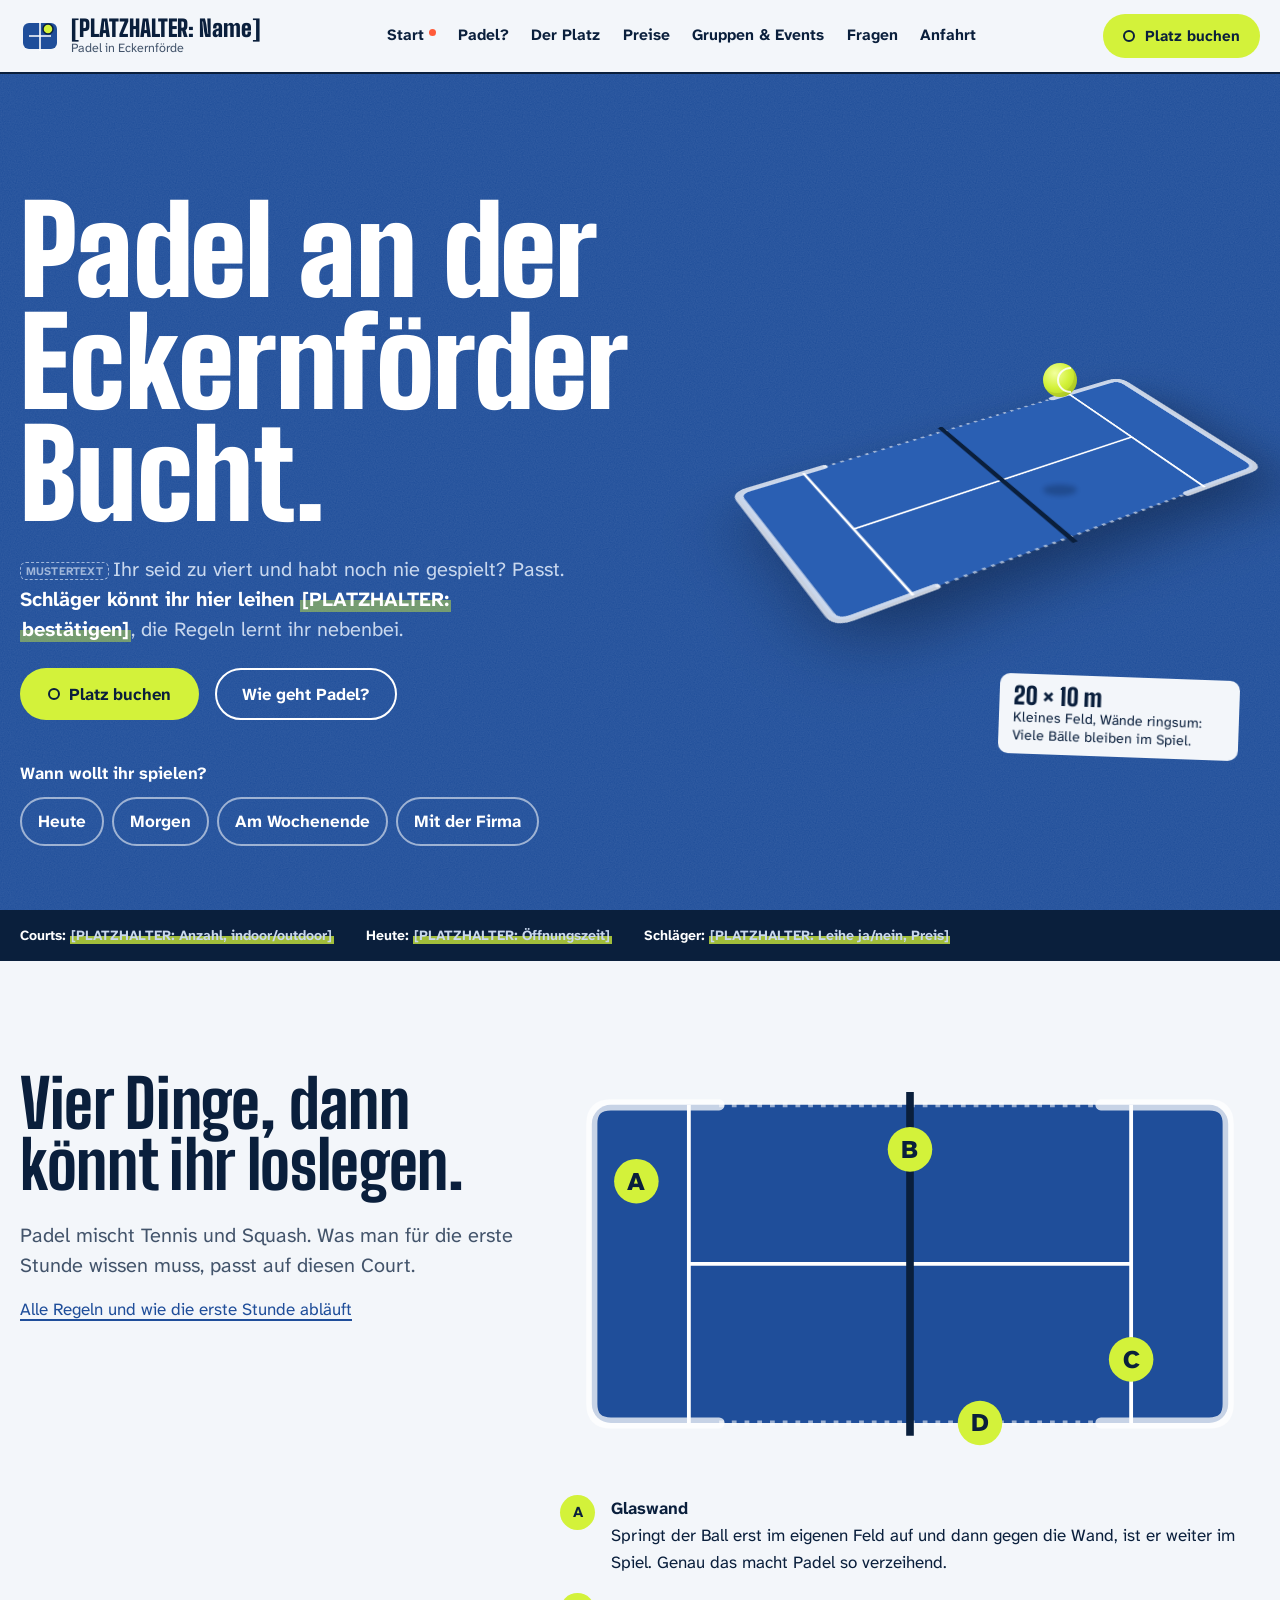
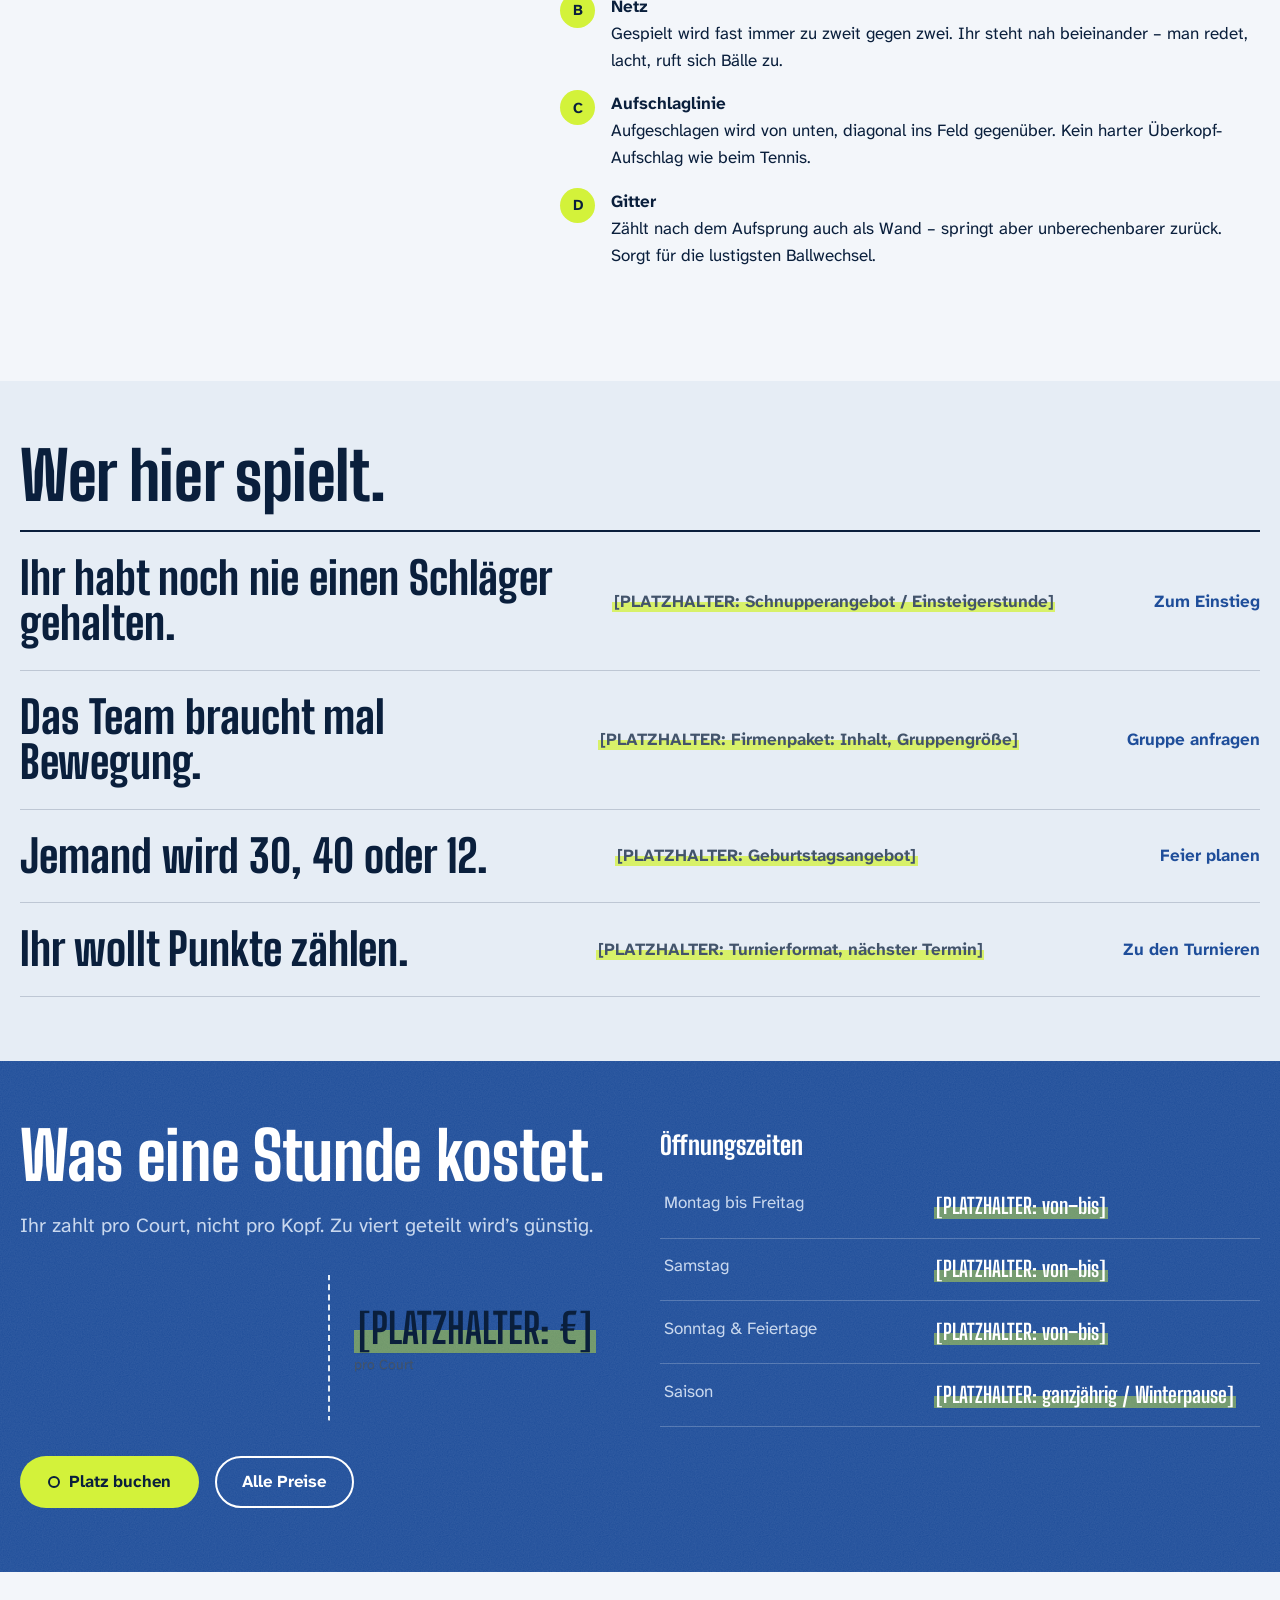
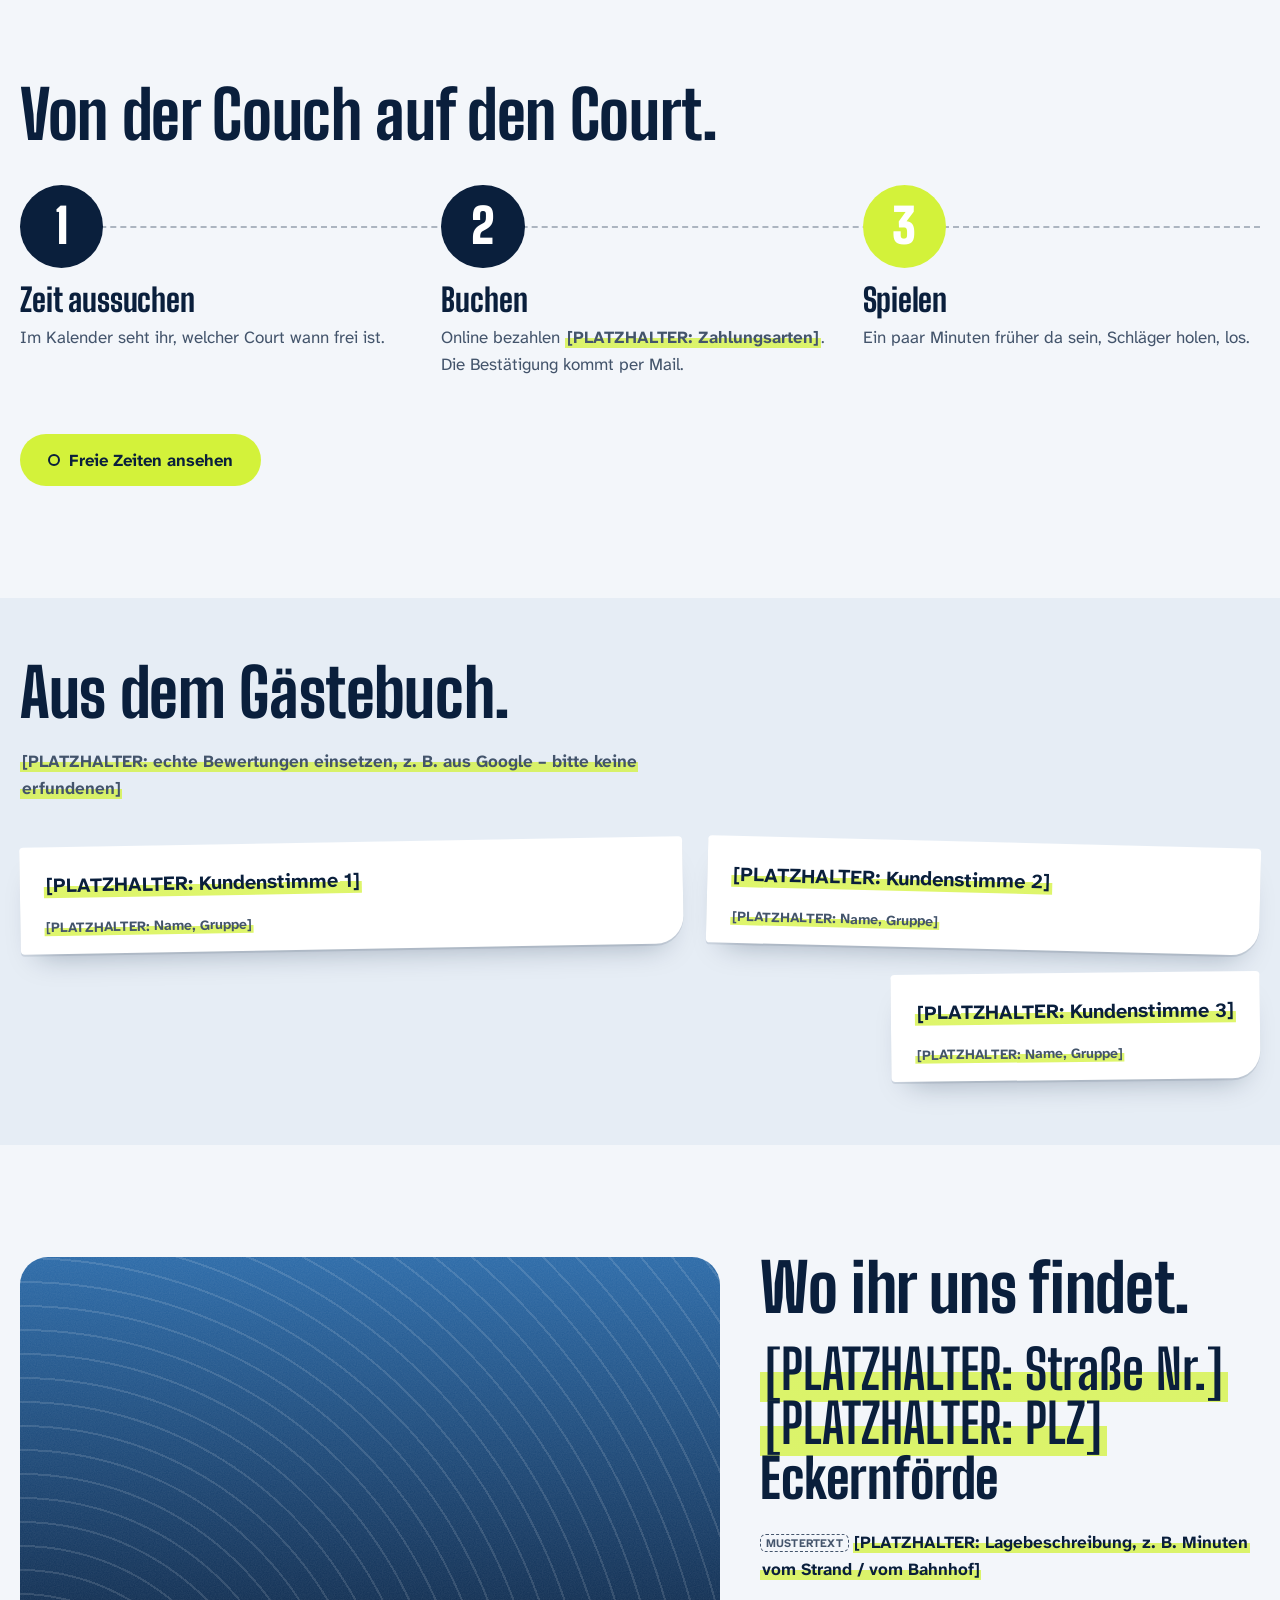
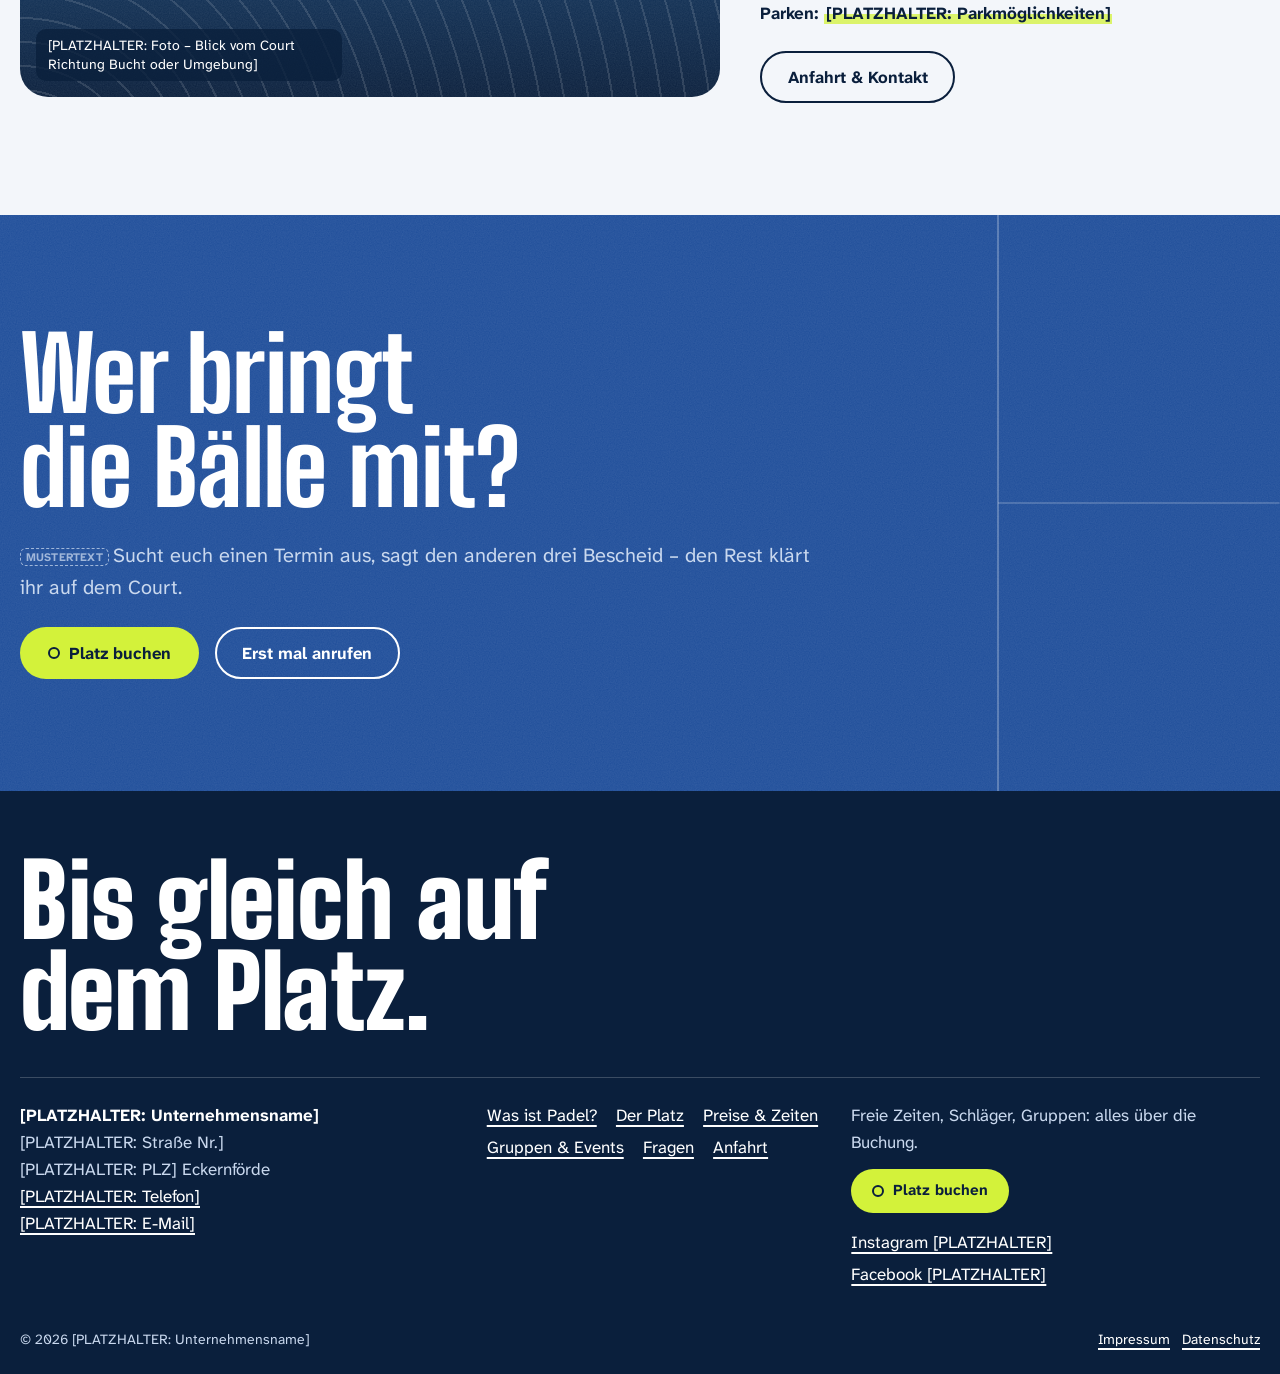
<file: index.html>
<!DOCTYPE html>
<html lang="de">
<head>
  <meta charset="utf-8">
  <meta name="viewport" content="width=device-width, initial-scale=1">
  <title>Padel Eckernförde – Court online buchen | [PLATZHALTER: Name]</title>
  <meta name="description" content="Padel an der Eckernförder Bucht: Court online buchen, Schläger leihen und zu viert spielen – auch ohne Vorkenntnisse. Gruppen, Firmen, Geburtstage, Turniere.">
  <meta name="theme-color" content="#1f4e9a">
  <link rel="canonical" href="https://www.example.com/"><!-- [PLATZHALTER: echte Domain] -->

  <meta property="og:type" content="website">
  <meta property="og:locale" content="de_DE">
  <meta property="og:title" content="Padel Eckernförde – Court online buchen | [PLATZHALTER: Name]">
  <meta property="og:description" content="Padel an der Eckernförder Bucht: Court online buchen, Schläger leihen und zu viert spielen – auch ohne Vorkenntnisse. Gruppen, Firmen, Geburtstage, Turniere.">
  <meta property="og:url" content="https://www.example.com/">
  <meta property="og:image" content="https://www.example.com/assets/img/og-image.jpg"><!-- [PLATZHALTER: Teilen-Bild 1200x630] -->

  <link rel="icon" href="assets/img/favicon.svg" type="image/svg+xml">

  <!-- Schriften: Big Shoulders Display (Überschriften) + Atkinson Hyperlegible Next (Text).
       DSGVO: vor Livegang lokal hosten (siehe DESIGN.md). -->
  <link rel="preconnect" href="https://fonts.googleapis.com">
  <link rel="preconnect" href="https://fonts.gstatic.com" crossorigin>
  <link href="https://fonts.googleapis.com/css2?family=Atkinson+Hyperlegible+Next:wght@400;700&amp;family=Big+Shoulders+Display:wght@800;900&amp;display=swap" rel="stylesheet">

  <link rel="stylesheet" href="css/style.css">

  <!-- Strukturierte Daten (Local SEO). Alle Werte sind Platzhalter! -->
  <script type="application/ld+json">
  {
    "@context": "https://schema.org",
    "@type": ["SportsActivityLocation", "LocalBusiness"],
    "name": "[PLATZHALTER: Unternehmensname]",
    "description": "Padel in Eckernförde: Court online buchen, Schläger leihen, Gruppen- und Firmenevents, Turniere.",
    "url": "https://www.example.com/",
    "image": "https://www.example.com/assets/img/og-image.jpg",
    "telephone": "[PLATZHALTER: Telefon]",
    "email": "[PLATZHALTER: E-Mail]",
    "priceRange": "[PLATZHALTER: z. B. €€]",
    "address": {
      "@type": "PostalAddress",
      "streetAddress": "[PLATZHALTER: Straße Nr.]",
      "postalCode": "[PLATZHALTER: PLZ]",
      "addressLocality": "Eckernförde",
      "addressRegion": "Schleswig-Holstein",
      "addressCountry": "DE"
    },
    "geo": { "@type": "GeoCoordinates", "latitude": "[PLATZHALTER]", "longitude": "[PLATZHALTER]" },
    "openingHoursSpecification": [{
      "@type": "OpeningHoursSpecification",
      "dayOfWeek": ["Monday","Tuesday","Wednesday","Thursday","Friday","Saturday","Sunday"],
      "opens": "[PLATZHALTER: HH:MM]", "closes": "[PLATZHALTER: HH:MM]"
    }],
    "sameAs": ["[PLATZHALTER: Instagram-URL]", "[PLATZHALTER: Facebook-URL]"]
  }
  </script>
</head>
<body>
  <a class="skip" href="#inhalt">Zum Inhalt springen</a>

  <!-- ===== HEADER (auf allen Seiten identisch) ===== -->
  <header class="header">
    <div class="wrap header__in">
      <a class="brand" href="index.html">
        <!-- Logo-Platzhalter: Mark + Name ersetzen, sobald ein Logo existiert -->
        <svg class="brand__mark" viewBox="0 0 40 40" aria-hidden="true"><rect x="3" y="7" width="34" height="26" rx="6" fill="#1f4e9a"/><path d="M20 5v30M9 20h22" stroke="#fff" stroke-width="1.6"/><circle cx="28" cy="13" r="5" fill="#d3f23a" stroke="#0a1f3c" stroke-width="1.5"/></svg>
        <span class="brand__name">[PLATZHALTER: Name]<small>Padel in Eckernförde</small></span>
      </a>
      <nav id="nav" class="nav" aria-label="Hauptnavigation">
        <ul>
            <li><a href="index.html" aria-current="page">Start</a></li>
            <li><a href="padel.html">Padel?</a></li>
            <li><a href="platz.html">Der Platz</a></li>
            <li><a href="preise.html">Preise</a></li>
            <li><a href="angebote.html">Gruppen & Events</a></li>
            <li><a href="faq.html">Fragen</a></li>
            <li><a href="kontakt.html">Anfahrt</a></li>
        </ul>
      </nav>
      <div class="header__right">
        <a class="btn btn--book btn--small header__cta" href="buchen.html">Platz buchen</a>
        <button class="burger" type="button" aria-expanded="false" aria-controls="nav" aria-label="Menü öffnen">
          <svg class="bars" viewBox="0 0 24 24" fill="none" stroke="currentColor" stroke-width="2.4" stroke-linecap="round" aria-hidden="true"><path d="M4 8h16M4 16h16"/></svg>
          <svg class="x" viewBox="0 0 24 24" fill="none" stroke="currentColor" stroke-width="2.4" stroke-linecap="round" aria-hidden="true"><path d="M6 6l12 12M18 6L6 18"/></svg>
        </button>
      </div>
    </div>
  </header>

  <main id="inhalt">
    <!-- ===== HERO: Court statt Stockfoto ===== -->
    <section class="hero" aria-labelledby="hero-title">
      <div class="wrap hero__grid">
        <div>
          <h1 id="hero-title"><span>Padel an der</span> <span>Eckernförder</span> <span>Bucht.</span></h1>
          <p class="lead"><span class="muster">MUSTERTEXT</span>Ihr seid zu viert und habt noch nie gespielt? Passt. <strong>Schläger könnt ihr hier leihen <span class="ph">[PLATZHALTER: bestätigen]</span></strong>, die Regeln lernt ihr nebenbei.</p>
          <div class="actions">
            <a class="btn btn--book" href="buchen.html">Platz buchen</a>
            <a class="btn btn--line" href="padel.html">Wie geht Padel?</a>
          </div>
          <div class="quickpick">
            <p id="qp">Wann wollt ihr spielen?</p>
            <ul aria-labelledby="qp">
              <li><a href="buchen.html?tag=heute">Heute</a></li>
              <li><a href="buchen.html?tag=morgen">Morgen</a></li>
              <li><a href="buchen.html?tag=wochenende">Am Wochenende</a></li>
              <li><a href="angebote.html#gruppen">Mit der Firma</a></li>
            </ul>
          </div>
        </div>
        <div class="stage" aria-hidden="true">
          <svg class="court-svg stage__court" viewBox="-10 -10 220 120" role="img" aria-label="">
            <rect class="turf" x="0" y="0" width="200" height="100" rx="6"/>
            <g class="lines">
              <path d="M30.5 0V100M169.5 0V100M30.5 50H169.5"/>
            </g>
            <path class="mesh" d="M40 0H160M40 100H160"/>
            <path class="glass" d="M40 0H6Q0 0 0 6V94Q0 100 6 100H40M160 0H194Q200 0 200 6V94Q200 100 194 100H160"/>
            <line class="net" x1="100" y1="-4" x2="100" y2="104"/>
            
          </svg>
          <span class="stage__shadow"></span>
          <span class="stage__ball"></span>
          <p class="stage__tag"><b>20 × 10 m</b>Kleines Feld, Wände ringsum: Viele Bälle bleiben im Spiel.</p>
        </div>
      </div>
    </section>

    <div class="strip">
      <div class="wrap">
        <span><b>Courts:</b> <span class="ph">[PLATZHALTER: Anzahl, indoor/outdoor]</span></span>
        <span><b>Heute:</b> <span class="ph">[PLATZHALTER: Öffnungszeit]</span></span>
        <span><b>Schläger:</b> <span class="ph">[PLATZHALTER: Leihe ja/nein, Preis]</span></span>
      </div>
    </div>

    <!-- ===== KURZ ERKLÄRT: der Court als Erklärgrafik ===== -->
    <section class="band band--loud" aria-labelledby="explain-title">
      <div class="wrap two">
        <div class="sticky-col">
          <h2 id="explain-title">Vier Dinge, dann könnt ihr loslegen.</h2>
          <p class="lead" style="color:var(--text-soft)">Padel mischt Tennis und Squash. Was man für die erste Stunde wissen muss, passt auf diesen Court.</p>
          <p><a href="padel.html">Alle Regeln und wie die erste Stunde abläuft</a></p>
        </div>
        <div>
          <svg class="court-svg" viewBox="-10 -10 220 120" role="img" aria-label="Padel-Court von oben mit Markierungen A bis D">
            <rect class="turf" x="0" y="0" width="200" height="100" rx="6"/>
            <g class="lines">
              <path d="M30.5 0V100M169.5 0V100M30.5 50H169.5"/>
            </g>
            <path class="mesh" d="M40 0H160M40 100H160"/>
            <path class="glass" d="M40 0H6Q0 0 0 6V94Q0 100 6 100H40M160 0H194Q200 0 200 6V94Q200 100 194 100H160"/>
            <line class="net" x1="100" y1="-4" x2="100" y2="104"/>
            <g class="pin"><circle cx="14" cy="24" r="7"/><text x="14" y="24">A</text></g><g class="pin"><circle cx="100" cy="14" r="7"/><text x="100" y="14">B</text></g><g class="pin"><circle cx="169.5" cy="80" r="7"/><text x="169.5" y="80">C</text></g><g class="pin"><circle cx="122" cy="100" r="7"/><text x="122" y="100">D</text></g>
          </svg>
          <div style="margin-top:var(--s4)">
          <ul class="legend">
            <li><b aria-hidden="true">A</b><div><strong>Glaswand</strong>Springt der Ball erst im eigenen Feld auf und dann gegen die Wand, ist er weiter im Spiel. Genau das macht Padel so verzeihend.</div></li>
            <li><b aria-hidden="true">B</b><div><strong>Netz</strong>Gespielt wird fast immer zu zweit gegen zwei. Ihr steht nah beieinander – man redet, lacht, ruft sich Bälle zu.</div></li>
            <li><b aria-hidden="true">C</b><div><strong>Aufschlaglinie</strong>Aufgeschlagen wird von unten, diagonal ins Feld gegenüber. Kein harter Überkopf-Aufschlag wie beim Tennis.</div></li>
            <li><b aria-hidden="true">D</b><div><strong>Gitter</strong>Zählt nach dem Aufsprung auch als Wand – springt aber unberechenbarer zurück. Sorgt für die lustigsten Ballwechsel.</div></li>
          </ul>
          </div>
        </div>
      </div>
    </section>

    <!-- ===== FÜR WEN: Zeilen statt Icon-Karten ===== -->
    <section class="band band--paper2" aria-labelledby="who-title">
      <div class="wrap">
        <h2 id="who-title">Wer hier spielt.</h2>
        <ul class="rows">
          <li><a href="angebote.html#einsteiger"><span class="who">Ihr habt noch nie einen Schläger gehalten.</span><p class="what"><span class="ph">[PLATZHALTER: Schnupperangebot / Einsteigerstunde]</span></p><span class="go">Zum Einstieg</span></a></li>
          <li><a href="angebote.html#gruppen"><span class="who">Das Team braucht mal Bewegung.</span><p class="what"><span class="ph">[PLATZHALTER: Firmenpaket: Inhalt, Gruppengröße]</span></p><span class="go">Gruppe anfragen</span></a></li>
          <li><a href="angebote.html#geburtstag"><span class="who">Jemand wird 30, 40 oder 12.</span><p class="what"><span class="ph">[PLATZHALTER: Geburtstagsangebot]</span></p><span class="go">Feier planen</span></a></li>
          <li><a href="angebote.html#turniere"><span class="who">Ihr wollt Punkte zählen.</span><p class="what"><span class="ph">[PLATZHALTER: Turnierformat, nächster Termin]</span></p><span class="go">Zu den Turnieren</span></a></li>
        </ul>
      </div>
    </section>

    <!-- ===== PREIS & ZEITEN ===== -->
    <section class="band band--court" aria-labelledby="price-title">
      <div class="wrap two two--even">
        <div>
          <h2 id="price-title">Was eine Stunde kostet.</h2>
          <p class="lead" style="color:var(--on-court-soft)">Ihr zahlt pro Court, nicht pro Kopf. Zu viert geteilt wird’s günstig.</p>
          <div class="tickets" style="margin-top:var(--s3)">
            <div class="ticket">
              <div class="ticket__main">
                <p class="ticket__label">1 Court, bis 4 Personen</p>
                <h3>60 Minuten</h3>
                <p style="margin:0"><span class="ph">[PLATZHALTER: Zeitfenster, z. B. Hauptzeit]</span></p>
              </div>
              <div class="ticket__stub">
                <p class="ticket__price"><span class="ph">[PLATZHALTER: €]</span></p>
                <p class="ticket__per">pro Court</p>
              </div>
            </div>
          </div>
          <div class="actions"><a class="btn btn--book" href="buchen.html">Platz buchen</a><a class="btn btn--line" href="preise.html">Alle Preise</a></div>
        </div>
        <div>
          <table class="tide">
            <caption>Öffnungszeiten</caption>
            <tbody>
              <tr><th scope="row">Montag bis Freitag</th><td><span class="ph">[PLATZHALTER: von–bis]</span></td></tr>
              <tr><th scope="row">Samstag</th><td><span class="ph">[PLATZHALTER: von–bis]</span></td></tr>
              <tr><th scope="row">Sonntag &amp; Feiertage</th><td><span class="ph">[PLATZHALTER: von–bis]</span></td></tr>
              <tr><th scope="row">Saison</th><td><span class="ph">[PLATZHALTER: ganzjährig / Winterpause]</span></td></tr>
            </tbody>
          </table>
        </div>
      </div>
    </section>

    <!-- ===== BUCHEN: echte Abfolge, darum nummeriert ===== -->
    <section class="band band--loud" aria-labelledby="steps-title">
      <div class="wrap">
        <h2 id="steps-title">Von der Couch auf den Court.</h2>
        <ol class="rally" style="margin-top:var(--s4)">
          <li><h3>Zeit aussuchen</h3><p style="color:var(--text-soft)">Im Kalender seht ihr, welcher Court wann frei ist.</p></li>
          <li><h3>Buchen</h3><p style="color:var(--text-soft)">Online bezahlen <span class="ph">[PLATZHALTER: Zahlungsarten]</span>. Die Bestätigung kommt per Mail.</p></li>
          <li><h3>Spielen</h3><p style="color:var(--text-soft)">Ein paar Minuten früher da sein, Schläger holen, los.</p></li>
        </ol>
        <div class="actions" style="margin-top:var(--s4)"><a class="btn btn--book" href="buchen.html">Freie Zeiten ansehen</a></div>
      </div>
    </section>

    <!-- ===== GÄSTEBUCH ===== -->
    <section class="band band--paper2" aria-labelledby="guest-title">
      <div class="wrap">
        <h2 id="guest-title">Aus dem Gästebuch.</h2>
        <p style="color:var(--text-soft)"><span class="ph">[PLATZHALTER: echte Bewertungen einsetzen, z. B. aus Google – bitte keine erfundenen]</span></p>
        <div class="notes" style="margin-top:var(--s4)">
          <figure class="note"><blockquote><p><span class="ph">[PLATZHALTER: Kundenstimme 1]</span></p></blockquote><figcaption><span class="ph">[PLATZHALTER: Name, Gruppe]</span></figcaption></figure>
          <figure class="note"><blockquote><p><span class="ph">[PLATZHALTER: Kundenstimme 2]</span></p></blockquote><figcaption><span class="ph">[PLATZHALTER: Name, Gruppe]</span></figcaption></figure>
          <figure class="note"><blockquote><p><span class="ph">[PLATZHALTER: Kundenstimme 3]</span></p></blockquote><figcaption><span class="ph">[PLATZHALTER: Name, Gruppe]</span></figcaption></figure>
        </div>
      </div>
    </section>

    <!-- ===== WO ===== -->
    <section class="band band--loud" aria-labelledby="where-title">
      <div class="wrap two two--flip">
        <div class="photo photo--sea photo--tall" role="img" aria-label="Fotoplatzhalter: Blick vom Court Richtung Bucht oder Umgebung"><span>[PLATZHALTER: Foto – Blick vom Court Richtung Bucht oder Umgebung]</span></div>
        <div>
          <h2 id="where-title">Wo ihr uns findet.</h2>
          <address class="address"><span class="ph">[PLATZHALTER: Straße Nr.]</span><br><span class="ph">[PLATZHALTER: PLZ]</span> Eckernförde</address>
          <p><span class="muster">MUSTERTEXT</span><span class="ph">[PLATZHALTER: Lagebeschreibung, z. B. Minuten vom Strand / vom Bahnhof]</span></p>
          <p><strong>Parken:</strong> <span class="ph">[PLATZHALTER: Parkmöglichkeiten]</span></p>
          <div class="actions"><a class="btn btn--line" href="kontakt.html">Anfahrt &amp; Kontakt</a></div>
        </div>
      </div>
    </section>

    <!-- ===== ABSCHLUSS ===== -->
    <section class="closer" aria-labelledby="closer-title">
      <div class="closer__lines" aria-hidden="true"></div>
      <div class="wrap">
        <h2 id="closer-title">Wer bringt die Bälle mit?</h2>
        <p><span class="muster">MUSTERTEXT</span>Sucht euch einen Termin aus, sagt den anderen drei Bescheid – den Rest klärt ihr auf dem Court.</p>
        <div class="actions">
          <a class="btn btn--book" href="buchen.html">Platz buchen</a>
          <a class="btn btn--line" href="kontakt.html">Erst mal anrufen</a>
        </div>
      </div>
    </section>
  </main>

  <!-- ===== FOOTER (auf allen Seiten identisch) ===== -->
  <footer class="footer">
    <div class="wrap">
      <p class="footer__big">Bis gleich auf dem Platz.</p>
      <div class="footer__row">
        <address>
          <strong style="color:#fff">[PLATZHALTER: Unternehmensname]</strong><br>
          [PLATZHALTER: Straße Nr.]<br>
          [PLATZHALTER: PLZ] Eckernförde<br>
          <a href="tel:+490000000000">[PLATZHALTER: Telefon]</a><br>
          <a href="mailto:info@example.com">[PLATZHALTER: E-Mail]</a>
        </address>
        <nav aria-label="Footer">
          <ul>
            <li><a href="padel.html">Was ist Padel?</a></li>
            <li><a href="platz.html">Der Platz</a></li>
            <li><a href="preise.html">Preise &amp; Zeiten</a></li>
            <li><a href="angebote.html">Gruppen &amp; Events</a></li>
            <li><a href="faq.html">Fragen</a></li>
            <li><a href="kontakt.html">Anfahrt</a></li>
          </ul>
        </nav>
        <div>
          <p style="margin-bottom:.8rem">Freie Zeiten, Schläger, Gruppen: alles über die Buchung.</p>
          <a class="btn btn--book btn--small" href="buchen.html">Platz buchen</a>
          <ul style="margin-top:1rem">
            <li><a href="#">Instagram [PLATZHALTER]</a></li>
            <li><a href="#">Facebook [PLATZHALTER]</a></li>
          </ul>
        </div>
      </div>
      <div class="footer__legal">
        <span>© <span data-year>2026</span> [PLATZHALTER: Unternehmensname]</span>
        <span><a href="impressum.html">Impressum</a> &nbsp; <a href="datenschutz.html">Datenschutz</a></span>
      </div>
    </div>
  </footer>

  <!-- Buchungsleiste fürs Smartphone -->
  <div class="bookbar">
    <a class="btn btn--book" href="buchen.html">Platz buchen</a>
    <a class="call" href="tel:+490000000000" aria-label="Anrufen ([PLATZHALTER: Telefon])"><svg viewBox="0 0 24 24" fill="none" stroke="currentColor" stroke-width="2" stroke-linecap="round" stroke-linejoin="round" aria-hidden="true"><path d="M5 3h4l2 5-2.5 1.5a11 11 0 0 0 6 6L16 13l5 2v4a2 2 0 0 1-2 2A16 16 0 0 1 3 5a2 2 0 0 1 2-2z"/></svg></a>
  </div>

  <script src="js/main.js" defer></script>
</body>
</html>
</file>
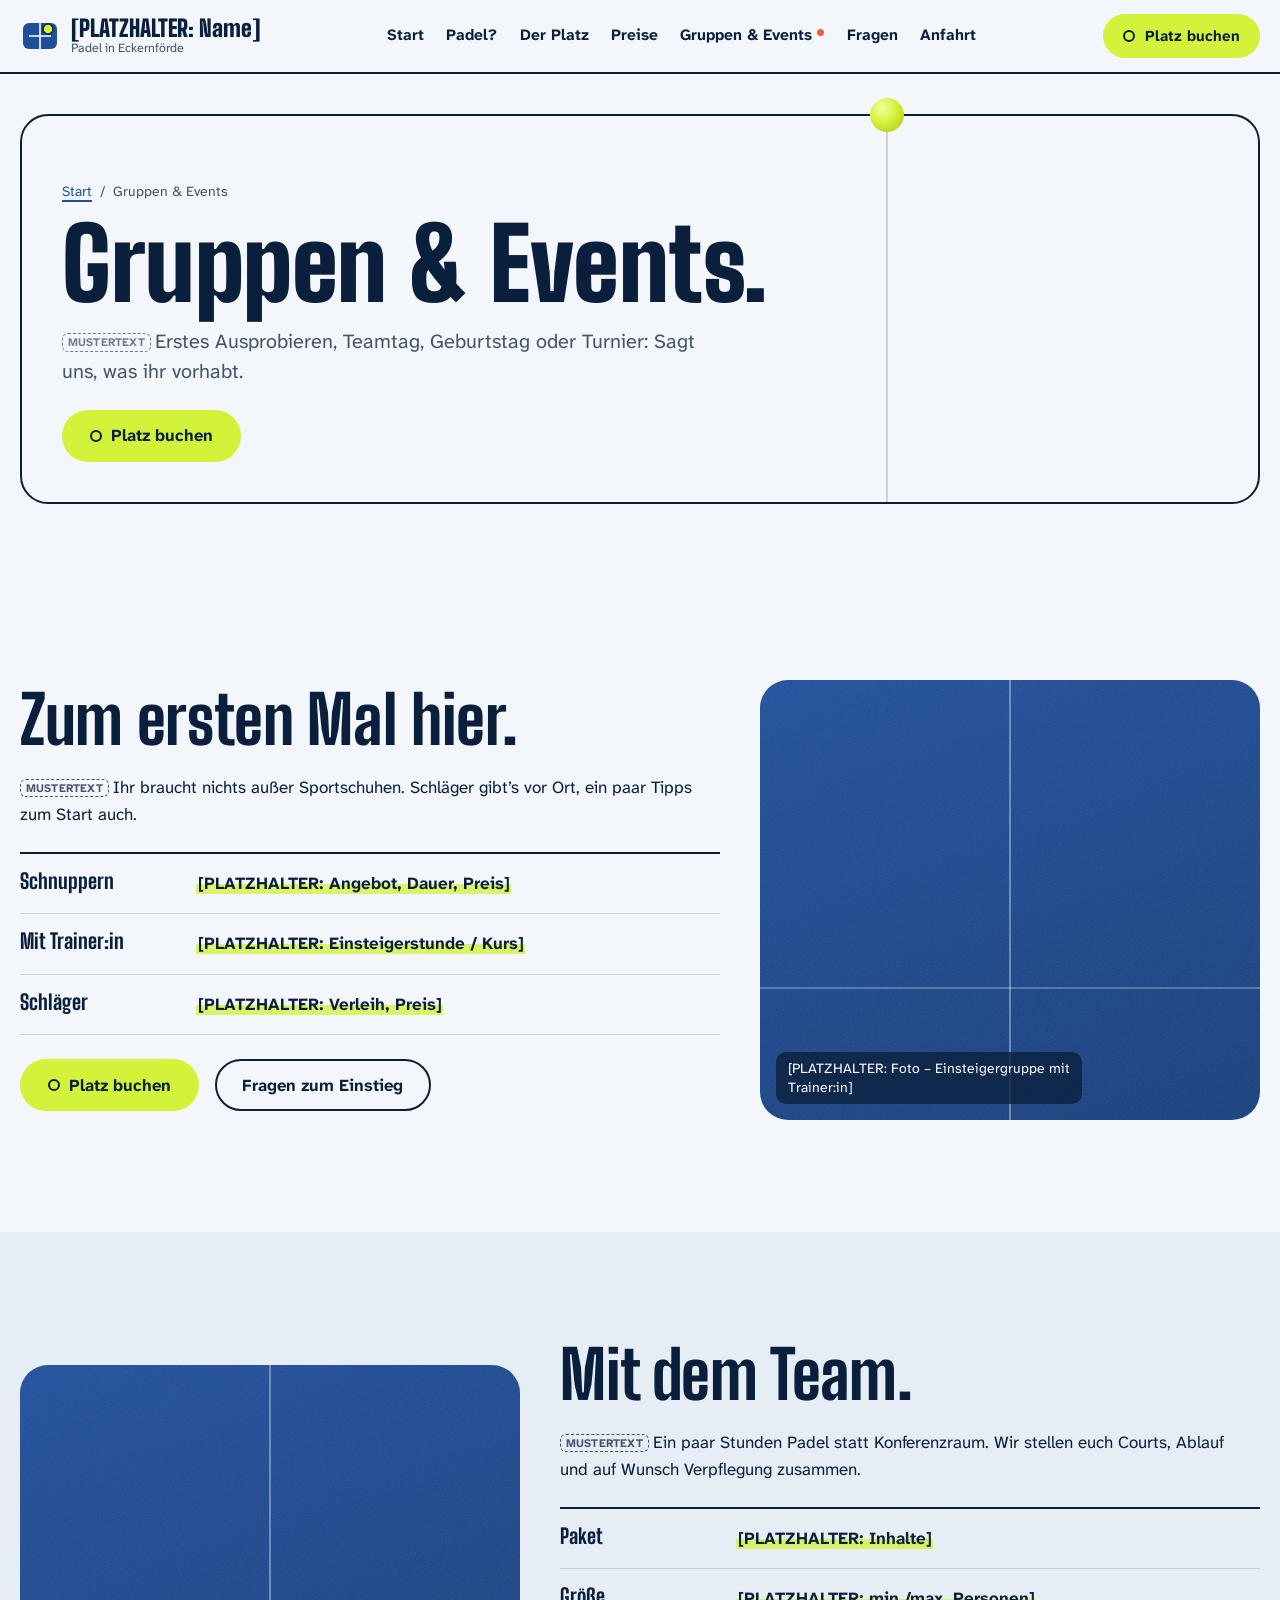
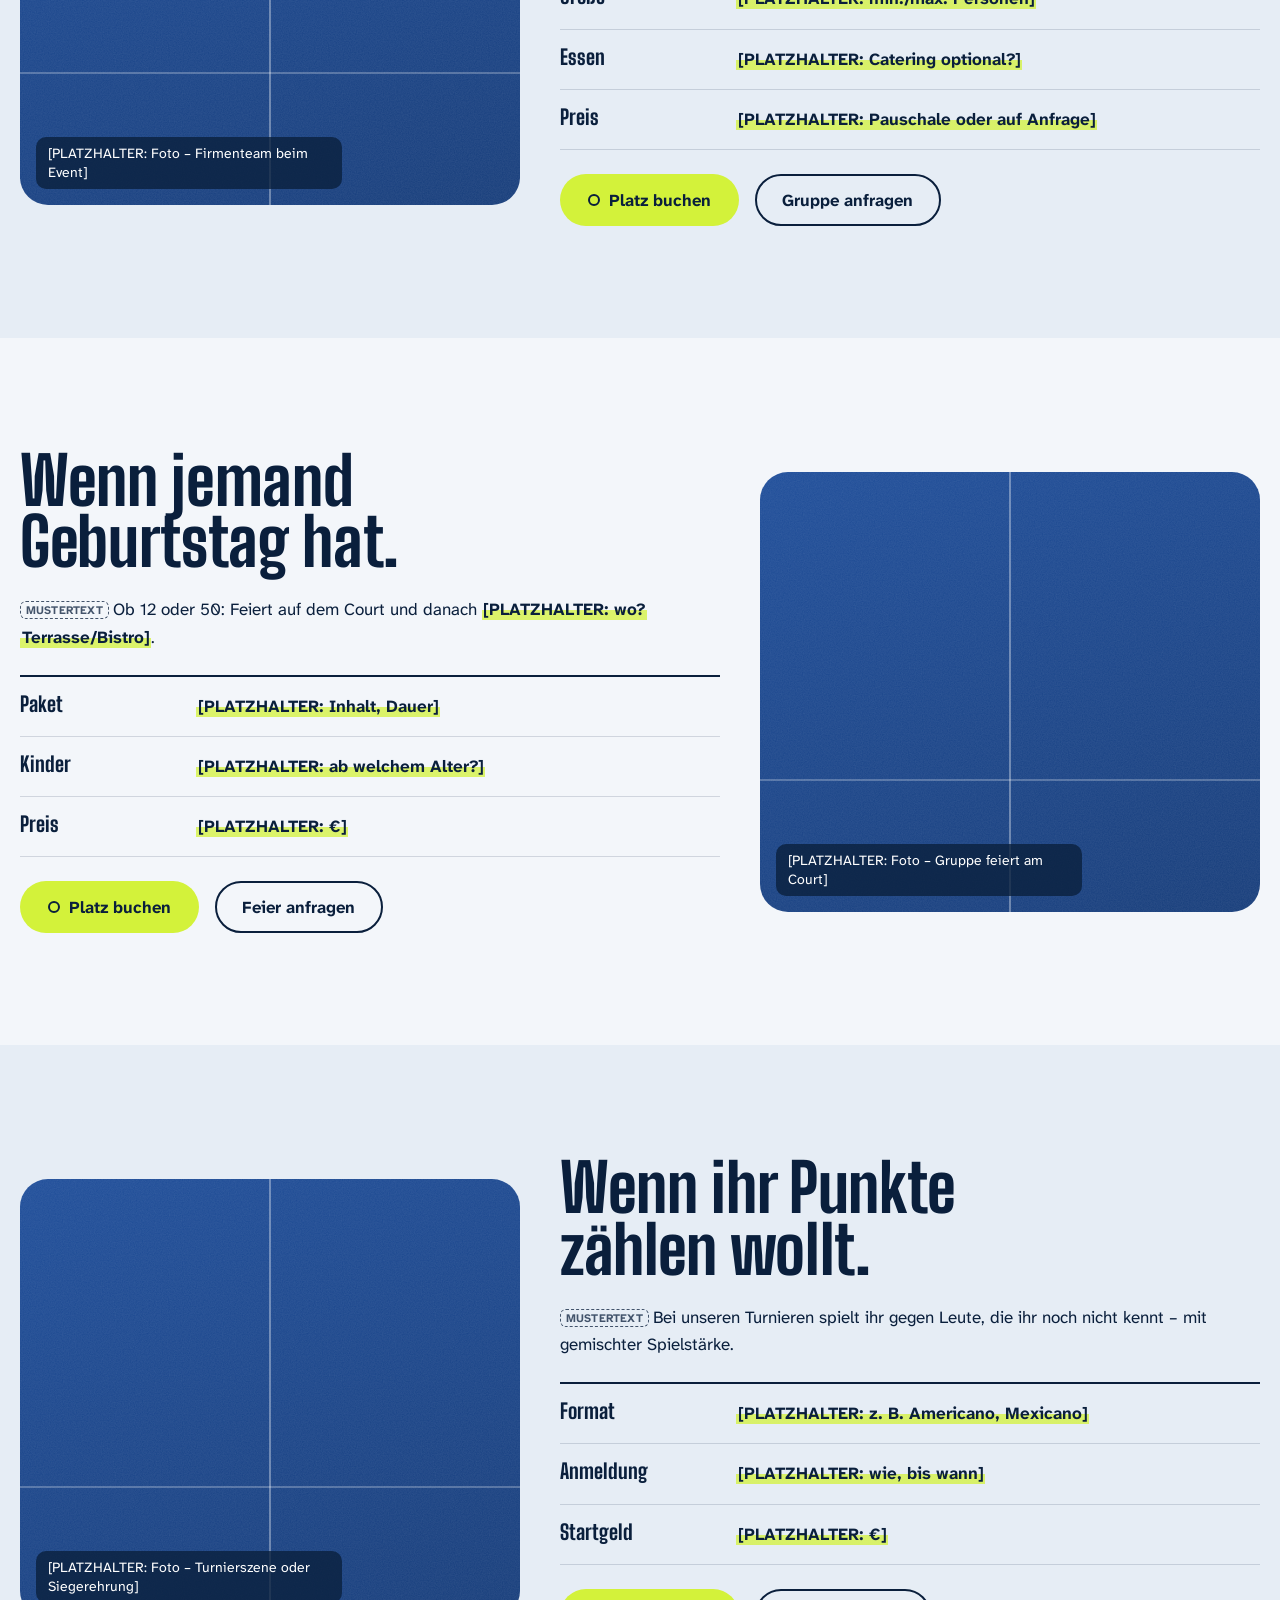
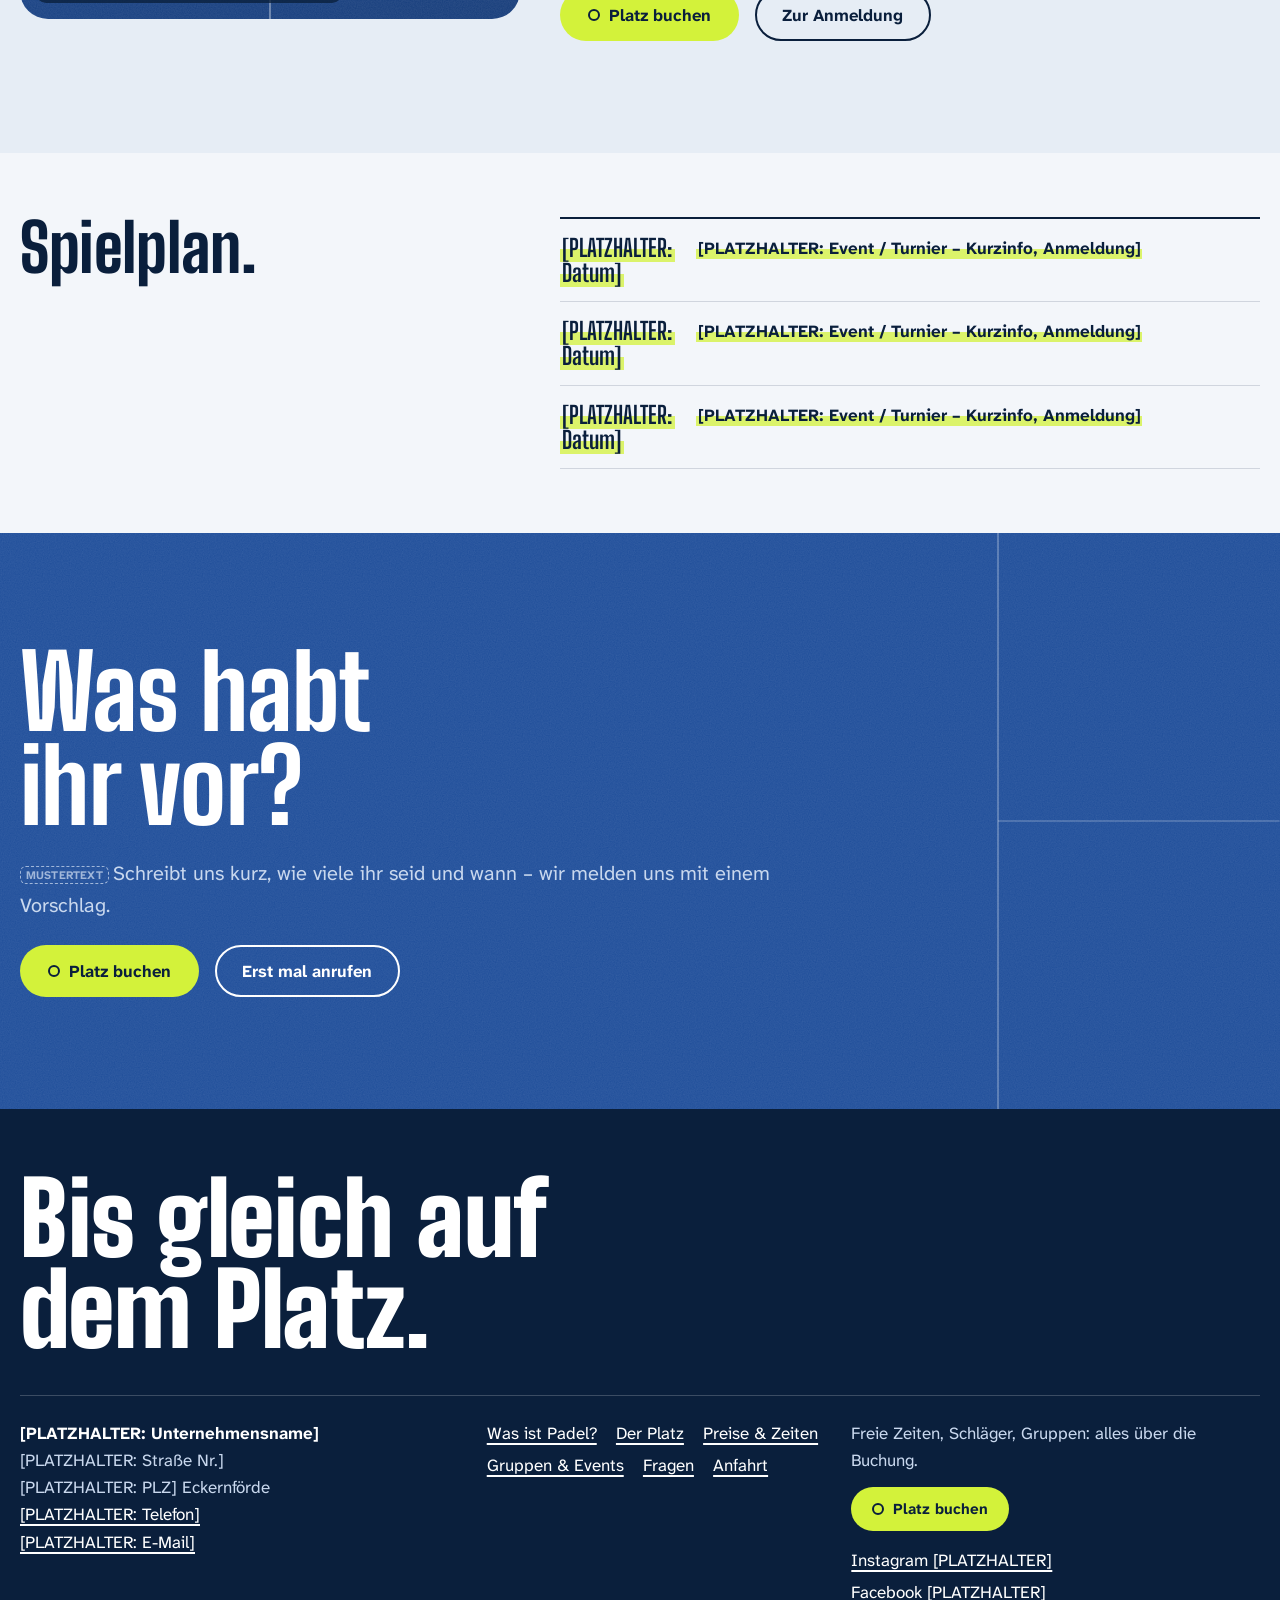
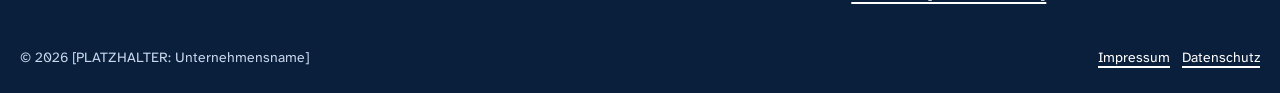
<file: angebote.html>
<!DOCTYPE html>
<html lang="de">
<head>
  <meta charset="utf-8">
  <meta name="viewport" content="width=device-width, initial-scale=1">
  <title>Gruppen, Firmenevents, Geburtstage & Turniere | Padel Eckernförde</title>
  <meta name="description" content="Padel in Eckernförde für Gruppen: Schnuppern, Firmen- und Teamevents, Geburtstage und Turniere.">
  <meta name="theme-color" content="#1f4e9a">
  <link rel="canonical" href="https://www.example.com/angebote.html"><!-- [PLATZHALTER: echte Domain] -->

  <meta property="og:type" content="website">
  <meta property="og:locale" content="de_DE">
  <meta property="og:title" content="Gruppen, Firmenevents, Geburtstage & Turniere | Padel Eckernförde">
  <meta property="og:description" content="Padel in Eckernförde für Gruppen: Schnuppern, Firmen- und Teamevents, Geburtstage und Turniere.">
  <meta property="og:url" content="https://www.example.com/angebote.html">
  <meta property="og:image" content="https://www.example.com/assets/img/og-image.jpg"><!-- [PLATZHALTER: Teilen-Bild 1200x630] -->

  <link rel="icon" href="assets/img/favicon.svg" type="image/svg+xml">

  <!-- Schriften: Big Shoulders Display (Überschriften) + Atkinson Hyperlegible Next (Text).
       DSGVO: vor Livegang lokal hosten (siehe DESIGN.md). -->
  <link rel="preconnect" href="https://fonts.googleapis.com">
  <link rel="preconnect" href="https://fonts.gstatic.com" crossorigin>
  <link href="https://fonts.googleapis.com/css2?family=Atkinson+Hyperlegible+Next:wght@400;700&amp;family=Big+Shoulders+Display:wght@800;900&amp;display=swap" rel="stylesheet">

  <link rel="stylesheet" href="css/style.css">
</head>
<body>
  <a class="skip" href="#inhalt">Zum Inhalt springen</a>

  <!-- ===== HEADER (auf allen Seiten identisch) ===== -->
  <header class="header">
    <div class="wrap header__in">
      <a class="brand" href="index.html">
        <!-- Logo-Platzhalter: Mark + Name ersetzen, sobald ein Logo existiert -->
        <svg class="brand__mark" viewBox="0 0 40 40" aria-hidden="true"><rect x="3" y="7" width="34" height="26" rx="6" fill="#1f4e9a"/><path d="M20 5v30M9 20h22" stroke="#fff" stroke-width="1.6"/><circle cx="28" cy="13" r="5" fill="#d3f23a" stroke="#0a1f3c" stroke-width="1.5"/></svg>
        <span class="brand__name">[PLATZHALTER: Name]<small>Padel in Eckernförde</small></span>
      </a>
      <nav id="nav" class="nav" aria-label="Hauptnavigation">
        <ul>
            <li><a href="index.html">Start</a></li>
            <li><a href="padel.html">Padel?</a></li>
            <li><a href="platz.html">Der Platz</a></li>
            <li><a href="preise.html">Preise</a></li>
            <li><a href="angebote.html" aria-current="page">Gruppen & Events</a></li>
            <li><a href="faq.html">Fragen</a></li>
            <li><a href="kontakt.html">Anfahrt</a></li>
        </ul>
      </nav>
      <div class="header__right">
        <a class="btn btn--book btn--small header__cta" href="buchen.html">Platz buchen</a>
        <button class="burger" type="button" aria-expanded="false" aria-controls="nav" aria-label="Menü öffnen">
          <svg class="bars" viewBox="0 0 24 24" fill="none" stroke="currentColor" stroke-width="2.4" stroke-linecap="round" aria-hidden="true"><path d="M4 8h16M4 16h16"/></svg>
          <svg class="x" viewBox="0 0 24 24" fill="none" stroke="currentColor" stroke-width="2.4" stroke-linecap="round" aria-hidden="true"><path d="M6 6l12 12M18 6L6 18"/></svg>
        </button>
      </div>
    </div>
  </header>

  <main id="inhalt">
    <!-- Seitenkopf: Titel im „Court“-Rahmen -->
    <header class="pagehead">
      <div class="wrap">
        <div class="pagehead__frame">
          <span class="pagehead__ball" aria-hidden="true"></span>
          <nav class="crumbs" aria-label="Brotkrumen"><ol><li><a href="index.html">Start</a></li><li><span aria-current="page">Gruppen & Events</span></li></ol></nav>
          <h1>Gruppen &amp; Events.</h1>
          <p class="lead"><span class="muster">MUSTERTEXT</span>Erstes Ausprobieren, Teamtag, Geburtstag oder Turnier: Sagt uns, was ihr vorhabt.</p>
          <div class="actions"><a class="btn btn--book" href="buchen.html">Platz buchen</a></div>
        </div>
      </div>
    </header>

    <section class="band band--loud " id="einsteiger" aria-labelledby="einsteiger-t">
      <div class="wrap two two--flip" style="align-items:center">
        <div>
          <h2 id="einsteiger-t">Zum ersten Mal hier.</h2>
          <p><span class="muster">MUSTERTEXT</span>Ihr braucht nichts außer Sportschuhen. Schläger gibt’s vor Ort, ein paar Tipps zum Start auch.</p>
          <dl class="spec" style="margin-top:var(--s3)">
            <div><dt>Schnuppern</dt><dd><span class="ph">[PLATZHALTER: Angebot, Dauer, Preis]</span></dd></div>
            <div><dt>Mit Trainer:in</dt><dd><span class="ph">[PLATZHALTER: Einsteigerstunde / Kurs]</span></dd></div>
            <div><dt>Schläger</dt><dd><span class="ph">[PLATZHALTER: Verleih, Preis]</span></dd></div>
          </dl>
          <div class="actions">
            <a class="btn btn--book" href="buchen.html">Platz buchen</a>
            <a class="btn btn--line" href="kontakt.html">Fragen zum Einstieg</a>
          </div>
        </div>
        <div class="photo photo--tall" role="img" aria-label="Fotoplatzhalter: Einsteigergruppe mit Trainer:in"><span>[PLATZHALTER: Foto – Einsteigergruppe mit Trainer:in]</span></div>
      </div>
    </section>
    <section class="band band--loud band--paper2" id="gruppen" aria-labelledby="gruppen-t">
      <div class="wrap two " style="align-items:center">
        <div class="photo photo--tall" role="img" aria-label="Fotoplatzhalter: Firmenteam beim Event"><span>[PLATZHALTER: Foto – Firmenteam beim Event]</span></div>
        <div>
          <h2 id="gruppen-t">Mit dem Team.</h2>
          <p><span class="muster">MUSTERTEXT</span>Ein paar Stunden Padel statt Konferenzraum. Wir stellen euch Courts, Ablauf und auf Wunsch Verpflegung zusammen.</p>
          <dl class="spec" style="margin-top:var(--s3)">
            <div><dt>Paket</dt><dd><span class="ph">[PLATZHALTER: Inhalte]</span></dd></div>
            <div><dt>Größe</dt><dd><span class="ph">[PLATZHALTER: min./max. Personen]</span></dd></div>
            <div><dt>Essen</dt><dd><span class="ph">[PLATZHALTER: Catering optional?]</span></dd></div>
            <div><dt>Preis</dt><dd><span class="ph">[PLATZHALTER: Pauschale oder auf Anfrage]</span></dd></div>
          </dl>
          <div class="actions">
            <a class="btn btn--book" href="buchen.html">Platz buchen</a>
            <a class="btn btn--line" href="kontakt.html">Gruppe anfragen</a>
          </div>
        </div>
      </div>
    </section>
    <section class="band band--loud " id="geburtstag" aria-labelledby="geburtstag-t">
      <div class="wrap two two--flip" style="align-items:center">
        <div>
          <h2 id="geburtstag-t">Wenn jemand Geburtstag hat.</h2>
          <p><span class="muster">MUSTERTEXT</span>Ob 12 oder 50: Feiert auf dem Court und danach <span class="ph">[PLATZHALTER: wo? Terrasse/Bistro]</span>.</p>
          <dl class="spec" style="margin-top:var(--s3)">
            <div><dt>Paket</dt><dd><span class="ph">[PLATZHALTER: Inhalt, Dauer]</span></dd></div>
            <div><dt>Kinder</dt><dd><span class="ph">[PLATZHALTER: ab welchem Alter?]</span></dd></div>
            <div><dt>Preis</dt><dd><span class="ph">[PLATZHALTER: €]</span></dd></div>
          </dl>
          <div class="actions">
            <a class="btn btn--book" href="buchen.html">Platz buchen</a>
            <a class="btn btn--line" href="kontakt.html">Feier anfragen</a>
          </div>
        </div>
        <div class="photo photo--tall" role="img" aria-label="Fotoplatzhalter: Gruppe feiert am Court"><span>[PLATZHALTER: Foto – Gruppe feiert am Court]</span></div>
      </div>
    </section>
    <section class="band band--loud band--paper2" id="turniere" aria-labelledby="turniere-t">
      <div class="wrap two " style="align-items:center">
        <div class="photo photo--tall" role="img" aria-label="Fotoplatzhalter: Turnierszene oder Siegerehrung"><span>[PLATZHALTER: Foto – Turnierszene oder Siegerehrung]</span></div>
        <div>
          <h2 id="turniere-t">Wenn ihr Punkte zählen wollt.</h2>
          <p><span class="muster">MUSTERTEXT</span>Bei unseren Turnieren spielt ihr gegen Leute, die ihr noch nicht kennt – mit gemischter Spielstärke.</p>
          <dl class="spec" style="margin-top:var(--s3)">
            <div><dt>Format</dt><dd><span class="ph">[PLATZHALTER: z. B. Americano, Mexicano]</span></dd></div>
            <div><dt>Anmeldung</dt><dd><span class="ph">[PLATZHALTER: wie, bis wann]</span></dd></div>
            <div><dt>Startgeld</dt><dd><span class="ph">[PLATZHALTER: €]</span></dd></div>
          </dl>
          <div class="actions">
            <a class="btn btn--book" href="buchen.html">Platz buchen</a>
            <a class="btn btn--line" href="kontakt.html">Zur Anmeldung</a>
          </div>
        </div>
      </div>
    </section>

    <section class="band" aria-labelledby="dates-title">
      <div class="wrap two">
        <h2 id="dates-title">Spielplan.</h2>
        <ul class="fixtures">
          <li><span class="date"><span class="ph">[PLATZHALTER: Datum]</span></span><span><span class="ph">[PLATZHALTER: Event / Turnier – Kurzinfo, Anmeldung]</span></span></li>
          <li><span class="date"><span class="ph">[PLATZHALTER: Datum]</span></span><span><span class="ph">[PLATZHALTER: Event / Turnier – Kurzinfo, Anmeldung]</span></span></li>
          <li><span class="date"><span class="ph">[PLATZHALTER: Datum]</span></span><span><span class="ph">[PLATZHALTER: Event / Turnier – Kurzinfo, Anmeldung]</span></span></li>
        </ul>
      </div>
    </section>

    <!-- ===== ABSCHLUSS ===== -->
    <section class="closer" aria-labelledby="closer-title">
      <div class="closer__lines" aria-hidden="true"></div>
      <div class="wrap">
        <h2 id="closer-title">Was habt ihr vor?</h2>
        <p><span class="muster">MUSTERTEXT</span>Schreibt uns kurz, wie viele ihr seid und wann – wir melden uns mit einem Vorschlag.</p>
        <div class="actions">
          <a class="btn btn--book" href="buchen.html">Platz buchen</a>
          <a class="btn btn--line" href="kontakt.html">Erst mal anrufen</a>
        </div>
      </div>
    </section>
  </main>

  <!-- ===== FOOTER (auf allen Seiten identisch) ===== -->
  <footer class="footer">
    <div class="wrap">
      <p class="footer__big">Bis gleich auf dem Platz.</p>
      <div class="footer__row">
        <address>
          <strong style="color:#fff">[PLATZHALTER: Unternehmensname]</strong><br>
          [PLATZHALTER: Straße Nr.]<br>
          [PLATZHALTER: PLZ] Eckernförde<br>
          <a href="tel:+490000000000">[PLATZHALTER: Telefon]</a><br>
          <a href="mailto:info@example.com">[PLATZHALTER: E-Mail]</a>
        </address>
        <nav aria-label="Footer">
          <ul>
            <li><a href="padel.html">Was ist Padel?</a></li>
            <li><a href="platz.html">Der Platz</a></li>
            <li><a href="preise.html">Preise &amp; Zeiten</a></li>
            <li><a href="angebote.html">Gruppen &amp; Events</a></li>
            <li><a href="faq.html">Fragen</a></li>
            <li><a href="kontakt.html">Anfahrt</a></li>
          </ul>
        </nav>
        <div>
          <p style="margin-bottom:.8rem">Freie Zeiten, Schläger, Gruppen: alles über die Buchung.</p>
          <a class="btn btn--book btn--small" href="buchen.html">Platz buchen</a>
          <ul style="margin-top:1rem">
            <li><a href="#">Instagram [PLATZHALTER]</a></li>
            <li><a href="#">Facebook [PLATZHALTER]</a></li>
          </ul>
        </div>
      </div>
      <div class="footer__legal">
        <span>© <span data-year>2026</span> [PLATZHALTER: Unternehmensname]</span>
        <span><a href="impressum.html">Impressum</a> &nbsp; <a href="datenschutz.html">Datenschutz</a></span>
      </div>
    </div>
  </footer>

  <!-- Buchungsleiste fürs Smartphone -->
  <div class="bookbar">
    <a class="btn btn--book" href="buchen.html">Platz buchen</a>
    <a class="call" href="tel:+490000000000" aria-label="Anrufen ([PLATZHALTER: Telefon])"><svg viewBox="0 0 24 24" fill="none" stroke="currentColor" stroke-width="2" stroke-linecap="round" stroke-linejoin="round" aria-hidden="true"><path d="M5 3h4l2 5-2.5 1.5a11 11 0 0 0 6 6L16 13l5 2v4a2 2 0 0 1-2 2A16 16 0 0 1 3 5a2 2 0 0 1 2-2z"/></svg></a>
  </div>

  <script src="js/main.js" defer></script>
</body>
</html>
</file>
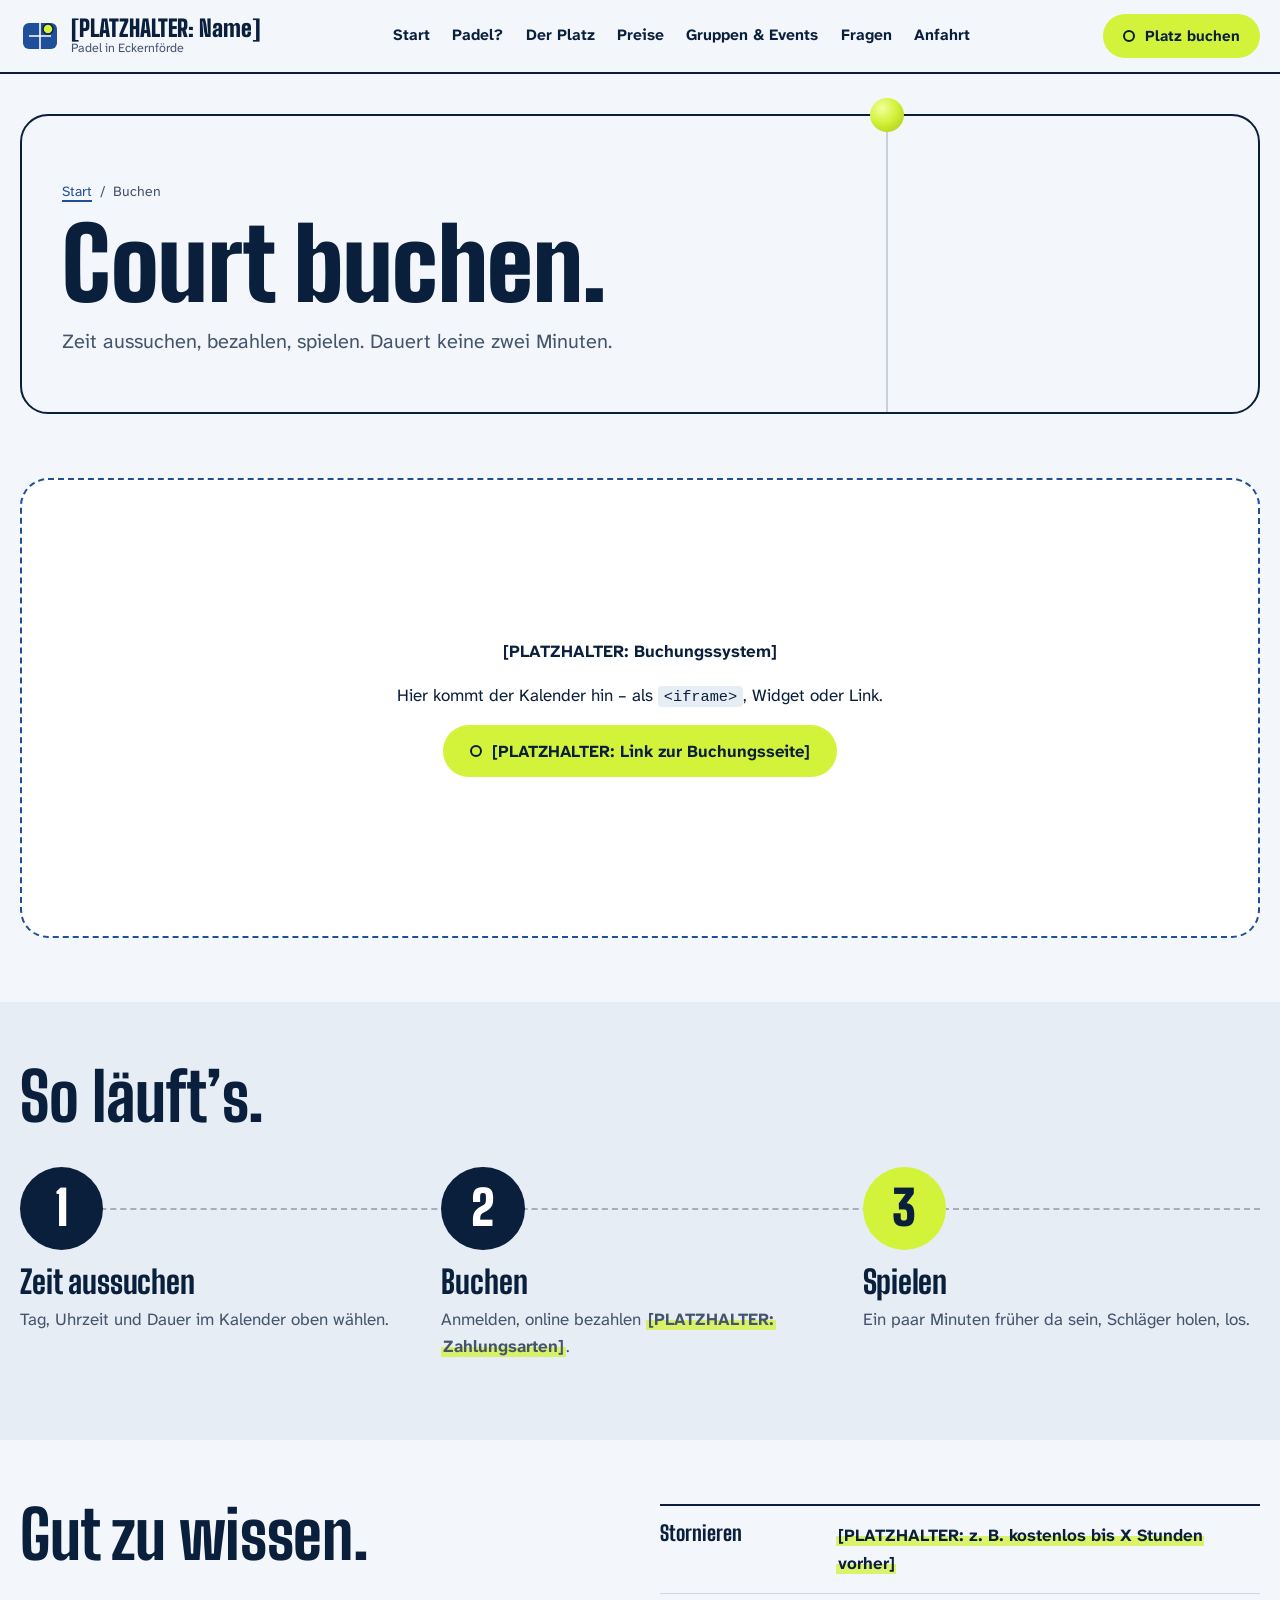
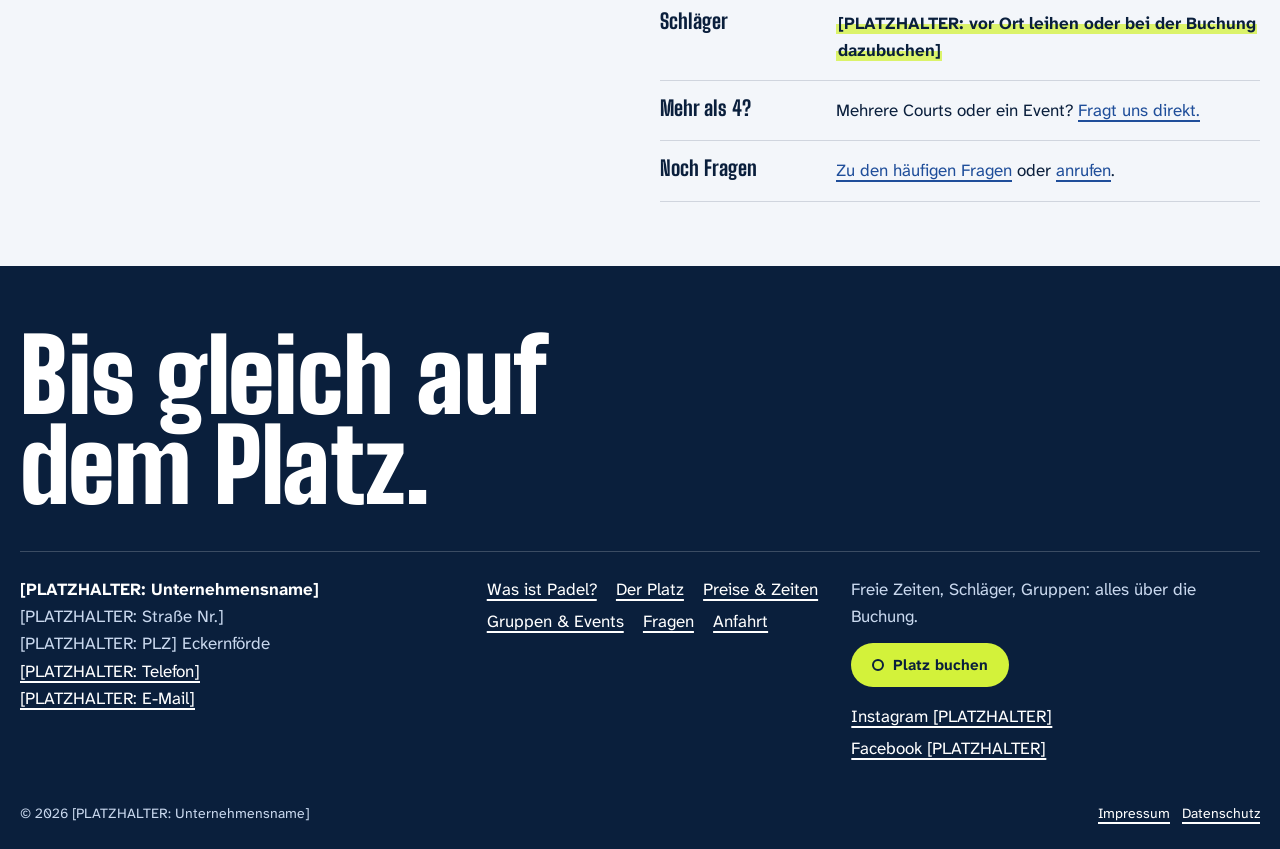
<file: buchen.html>
<!DOCTYPE html>
<html lang="de">
<head>
  <meta charset="utf-8">
  <meta name="viewport" content="width=device-width, initial-scale=1">
  <title>Padel-Court buchen in Eckernförde | [PLATZHALTER: Name]</title>
  <meta name="description" content="Padel-Court in Eckernförde online buchen: Zeit aussuchen, bezahlen, spielen – auch spontan vom Smartphone.">
  <meta name="theme-color" content="#1f4e9a">
  <link rel="canonical" href="https://www.example.com/buchen.html"><!-- [PLATZHALTER: echte Domain] -->

  <meta property="og:type" content="website">
  <meta property="og:locale" content="de_DE">
  <meta property="og:title" content="Padel-Court buchen in Eckernförde | [PLATZHALTER: Name]">
  <meta property="og:description" content="Padel-Court in Eckernförde online buchen: Zeit aussuchen, bezahlen, spielen – auch spontan vom Smartphone.">
  <meta property="og:url" content="https://www.example.com/buchen.html">
  <meta property="og:image" content="https://www.example.com/assets/img/og-image.jpg"><!-- [PLATZHALTER: Teilen-Bild 1200x630] -->

  <link rel="icon" href="assets/img/favicon.svg" type="image/svg+xml">

  <!-- Schriften: Big Shoulders Display (Überschriften) + Atkinson Hyperlegible Next (Text).
       DSGVO: vor Livegang lokal hosten (siehe DESIGN.md). -->
  <link rel="preconnect" href="https://fonts.googleapis.com">
  <link rel="preconnect" href="https://fonts.gstatic.com" crossorigin>
  <link href="https://fonts.googleapis.com/css2?family=Atkinson+Hyperlegible+Next:wght@400;700&amp;family=Big+Shoulders+Display:wght@800;900&amp;display=swap" rel="stylesheet">

  <link rel="stylesheet" href="css/style.css">
</head>
<body>
  <a class="skip" href="#inhalt">Zum Inhalt springen</a>

  <!-- ===== HEADER (auf allen Seiten identisch) ===== -->
  <header class="header">
    <div class="wrap header__in">
      <a class="brand" href="index.html">
        <!-- Logo-Platzhalter: Mark + Name ersetzen, sobald ein Logo existiert -->
        <svg class="brand__mark" viewBox="0 0 40 40" aria-hidden="true"><rect x="3" y="7" width="34" height="26" rx="6" fill="#1f4e9a"/><path d="M20 5v30M9 20h22" stroke="#fff" stroke-width="1.6"/><circle cx="28" cy="13" r="5" fill="#d3f23a" stroke="#0a1f3c" stroke-width="1.5"/></svg>
        <span class="brand__name">[PLATZHALTER: Name]<small>Padel in Eckernförde</small></span>
      </a>
      <nav id="nav" class="nav" aria-label="Hauptnavigation">
        <ul>
            <li><a href="index.html">Start</a></li>
            <li><a href="padel.html">Padel?</a></li>
            <li><a href="platz.html">Der Platz</a></li>
            <li><a href="preise.html">Preise</a></li>
            <li><a href="angebote.html">Gruppen & Events</a></li>
            <li><a href="faq.html">Fragen</a></li>
            <li><a href="kontakt.html">Anfahrt</a></li>
        </ul>
      </nav>
      <div class="header__right">
        <a class="btn btn--book btn--small header__cta" href="buchen.html">Platz buchen</a>
        <button class="burger" type="button" aria-expanded="false" aria-controls="nav" aria-label="Menü öffnen">
          <svg class="bars" viewBox="0 0 24 24" fill="none" stroke="currentColor" stroke-width="2.4" stroke-linecap="round" aria-hidden="true"><path d="M4 8h16M4 16h16"/></svg>
          <svg class="x" viewBox="0 0 24 24" fill="none" stroke="currentColor" stroke-width="2.4" stroke-linecap="round" aria-hidden="true"><path d="M6 6l12 12M18 6L6 18"/></svg>
        </button>
      </div>
    </div>
  </header>

  <main id="inhalt">
    <!-- Seitenkopf: Titel im „Court“-Rahmen -->
    <header class="pagehead">
      <div class="wrap">
        <div class="pagehead__frame">
          <span class="pagehead__ball" aria-hidden="true"></span>
          <nav class="crumbs" aria-label="Brotkrumen"><ol><li><a href="index.html">Start</a></li><li><span aria-current="page">Buchen</span></li></ol></nav>
          <h1>Court buchen.</h1>
          <p class="lead">Zeit aussuchen, bezahlen, spielen. Dauert keine zwei Minuten.</p>
        </div>
      </div>
    </header>

    <section class="band" style="padding-top:0" aria-labelledby="cal-title">
      <div class="wrap">
        <p class="hint" data-picked hidden>Ihr wolltet <strong data-picked-day></strong> spielen – sucht euch unten eine freie Zeit aus.</p>
        <h2 id="cal-title" class="vh">Buchungskalender</h2>
        <!--
          ===== EINBINDUNG BUCHUNGSSYSTEM =====
          Hier später iFrame oder Widget des Anbieters einsetzen, z. B.:
          <iframe src="https://[ANBIETER]/widget/[ID]" title="Padel-Court buchen"
                  width="100%" height="720" loading="lazy" style="border:0"></iframe>
          Oder: Button unten auf die externe Buchungsseite verlinken.
        -->
        <div class="embed">
          <div>
            <p><strong>[PLATZHALTER: Buchungssystem]</strong></p>
            <p style="margin-inline:auto">Hier kommt der Kalender hin – als <code>&lt;iframe&gt;</code>, Widget oder Link.</p>
            <a class="btn btn--book" href="#" aria-disabled="true">[PLATZHALTER: Link zur Buchungsseite]</a>
          </div>
        </div>
      </div>
    </section>

    <section class="band band--paper2" aria-labelledby="flow-title">
      <div class="wrap">
        <h2 id="flow-title">So läuft’s.</h2>
        <ol class="rally" style="margin-top:var(--s4)">
          <li><h3>Zeit aussuchen</h3><p>Tag, Uhrzeit und Dauer im Kalender oben wählen.</p></li>
          <li><h3>Buchen</h3><p>Anmelden, online bezahlen <span class="ph">[PLATZHALTER: Zahlungsarten]</span>.</p></li>
          <li><h3>Spielen</h3><p>Ein paar Minuten früher da sein, Schläger holen, los.</p></li>
        </ol>
      </div>
    </section>

    <section class="band" aria-labelledby="know-title">
      <div class="wrap two two--even">
        <h2 id="know-title">Gut zu wissen.</h2>
        <dl class="spec">
          <div><dt>Stornieren</dt><dd><span class="ph">[PLATZHALTER: z. B. kostenlos bis X Stunden vorher]</span></dd></div>
          <div><dt>Schläger</dt><dd><span class="ph">[PLATZHALTER: vor Ort leihen oder bei der Buchung dazubuchen]</span></dd></div>
          <div><dt>Mehr als 4?</dt><dd>Mehrere Courts oder ein Event? <a href="angebote.html#gruppen">Fragt uns direkt.</a></dd></div>
          <div><dt>Noch Fragen</dt><dd><a href="faq.html">Zu den häufigen Fragen</a> oder <a href="kontakt.html">anrufen</a>.</dd></div>
        </dl>
      </div>
    </section>
  </main>

  <!-- ===== FOOTER (auf allen Seiten identisch) ===== -->
  <footer class="footer">
    <div class="wrap">
      <p class="footer__big">Bis gleich auf dem Platz.</p>
      <div class="footer__row">
        <address>
          <strong style="color:#fff">[PLATZHALTER: Unternehmensname]</strong><br>
          [PLATZHALTER: Straße Nr.]<br>
          [PLATZHALTER: PLZ] Eckernförde<br>
          <a href="tel:+490000000000">[PLATZHALTER: Telefon]</a><br>
          <a href="mailto:info@example.com">[PLATZHALTER: E-Mail]</a>
        </address>
        <nav aria-label="Footer">
          <ul>
            <li><a href="padel.html">Was ist Padel?</a></li>
            <li><a href="platz.html">Der Platz</a></li>
            <li><a href="preise.html">Preise &amp; Zeiten</a></li>
            <li><a href="angebote.html">Gruppen &amp; Events</a></li>
            <li><a href="faq.html">Fragen</a></li>
            <li><a href="kontakt.html">Anfahrt</a></li>
          </ul>
        </nav>
        <div>
          <p style="margin-bottom:.8rem">Freie Zeiten, Schläger, Gruppen: alles über die Buchung.</p>
          <a class="btn btn--book btn--small" href="buchen.html">Platz buchen</a>
          <ul style="margin-top:1rem">
            <li><a href="#">Instagram [PLATZHALTER]</a></li>
            <li><a href="#">Facebook [PLATZHALTER]</a></li>
          </ul>
        </div>
      </div>
      <div class="footer__legal">
        <span>© <span data-year>2026</span> [PLATZHALTER: Unternehmensname]</span>
        <span><a href="impressum.html">Impressum</a> &nbsp; <a href="datenschutz.html">Datenschutz</a></span>
      </div>
    </div>
  </footer>

  <script src="js/main.js" defer></script>
</body>
</html>
</file>
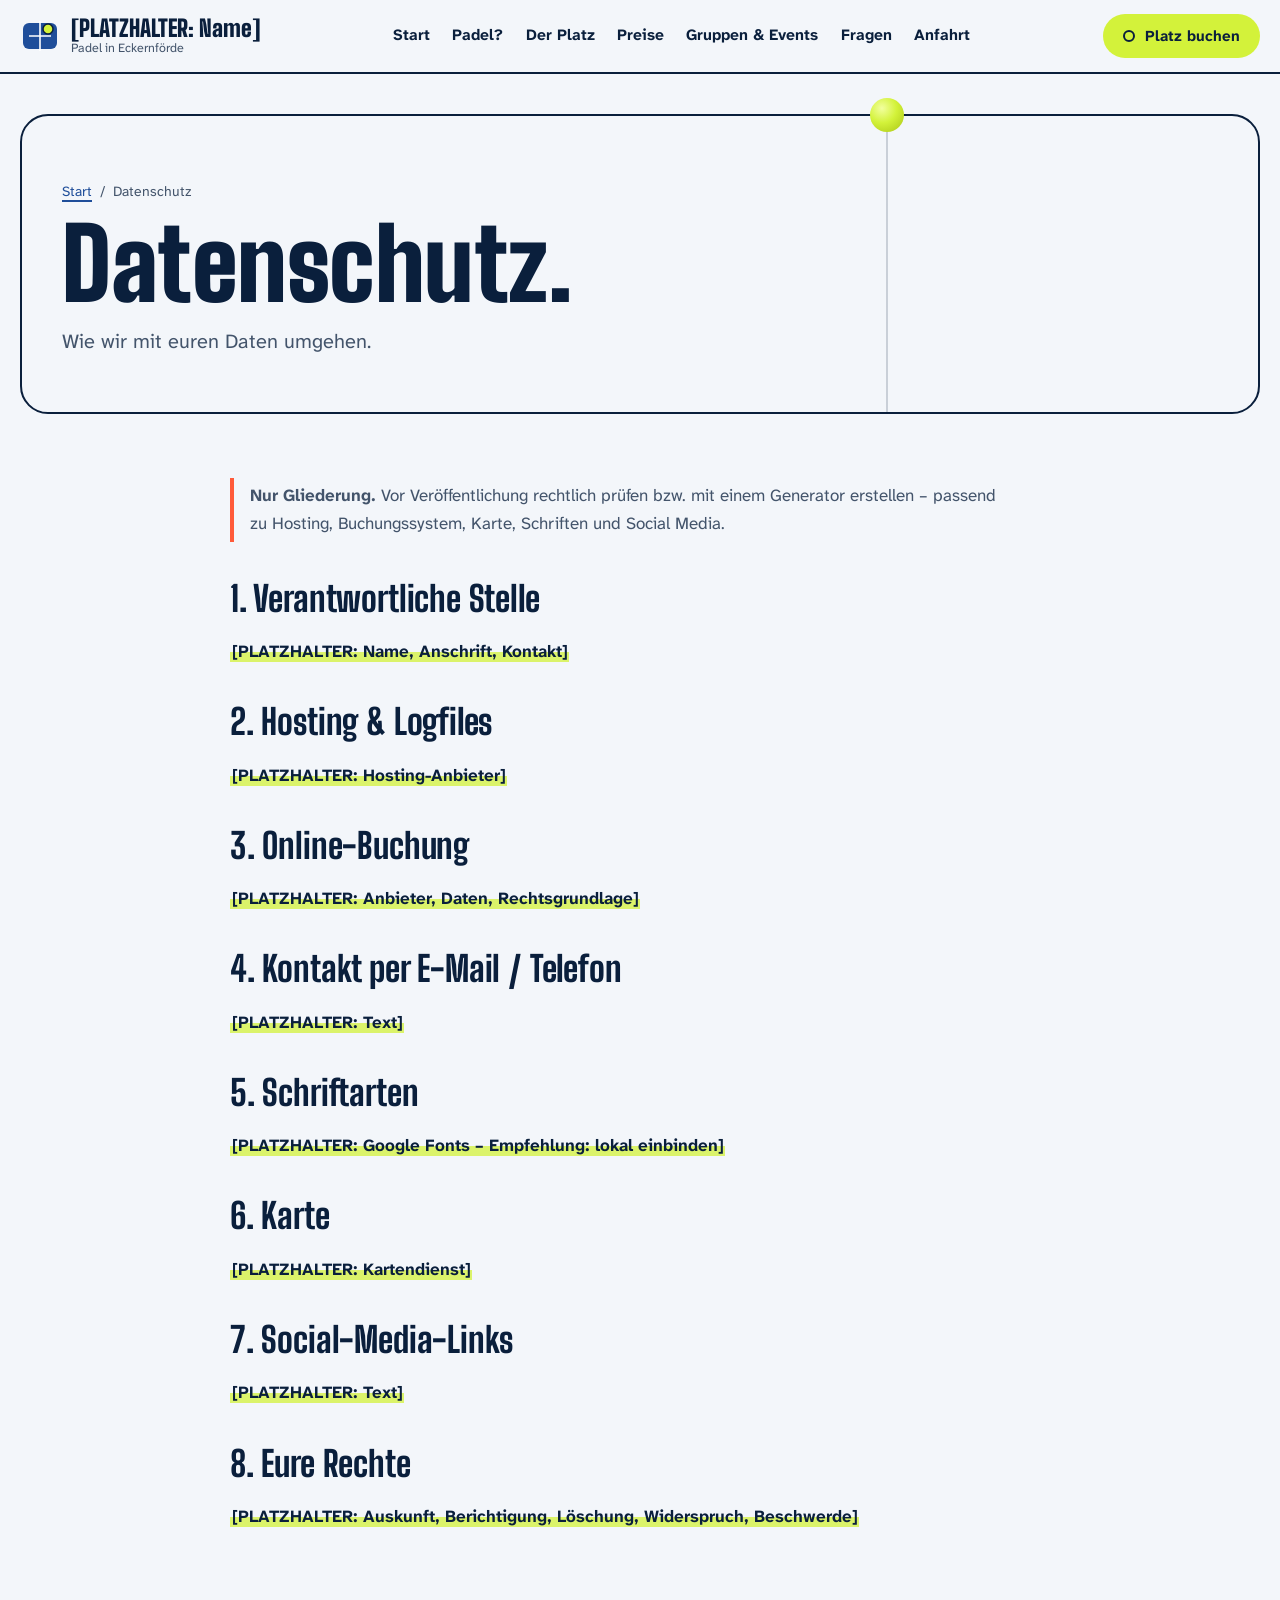
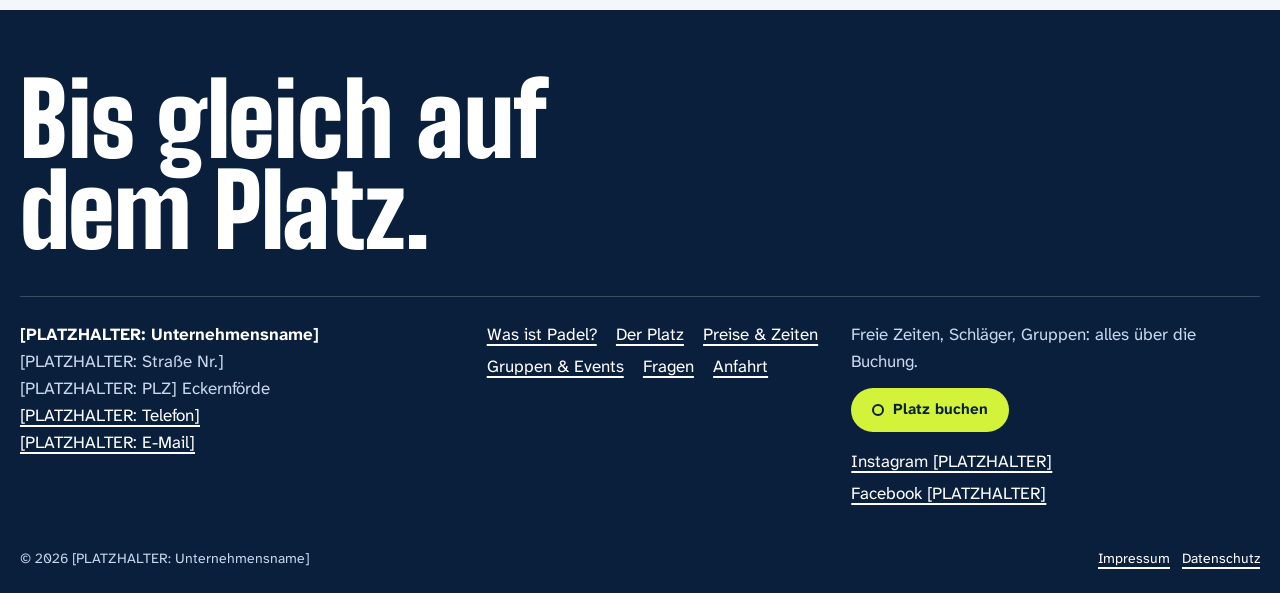
<file: datenschutz.html>
<!DOCTYPE html>
<html lang="de">
<head>
  <meta charset="utf-8">
  <meta name="viewport" content="width=device-width, initial-scale=1">
  <title>Datenschutz | [PLATZHALTER: Name]</title>
  <meta name="description" content="Datenschutzerklärung des Padel-Courts in Eckernförde.">
  <meta name="robots" content="noindex, follow">
  <meta name="theme-color" content="#1f4e9a">
  <link rel="canonical" href="https://www.example.com/datenschutz.html"><!-- [PLATZHALTER: echte Domain] -->

  <meta property="og:type" content="website">
  <meta property="og:locale" content="de_DE">
  <meta property="og:title" content="Datenschutz | [PLATZHALTER: Name]">
  <meta property="og:description" content="Datenschutzerklärung des Padel-Courts in Eckernförde.">
  <meta property="og:url" content="https://www.example.com/datenschutz.html">
  <meta property="og:image" content="https://www.example.com/assets/img/og-image.jpg"><!-- [PLATZHALTER: Teilen-Bild 1200x630] -->

  <link rel="icon" href="assets/img/favicon.svg" type="image/svg+xml">

  <!-- Schriften: Big Shoulders Display (Überschriften) + Atkinson Hyperlegible Next (Text).
       DSGVO: vor Livegang lokal hosten (siehe DESIGN.md). -->
  <link rel="preconnect" href="https://fonts.googleapis.com">
  <link rel="preconnect" href="https://fonts.gstatic.com" crossorigin>
  <link href="https://fonts.googleapis.com/css2?family=Atkinson+Hyperlegible+Next:wght@400;700&amp;family=Big+Shoulders+Display:wght@800;900&amp;display=swap" rel="stylesheet">

  <link rel="stylesheet" href="css/style.css">
</head>
<body>
  <a class="skip" href="#inhalt">Zum Inhalt springen</a>

  <!-- ===== HEADER (auf allen Seiten identisch) ===== -->
  <header class="header">
    <div class="wrap header__in">
      <a class="brand" href="index.html">
        <!-- Logo-Platzhalter: Mark + Name ersetzen, sobald ein Logo existiert -->
        <svg class="brand__mark" viewBox="0 0 40 40" aria-hidden="true"><rect x="3" y="7" width="34" height="26" rx="6" fill="#1f4e9a"/><path d="M20 5v30M9 20h22" stroke="#fff" stroke-width="1.6"/><circle cx="28" cy="13" r="5" fill="#d3f23a" stroke="#0a1f3c" stroke-width="1.5"/></svg>
        <span class="brand__name">[PLATZHALTER: Name]<small>Padel in Eckernförde</small></span>
      </a>
      <nav id="nav" class="nav" aria-label="Hauptnavigation">
        <ul>
            <li><a href="index.html">Start</a></li>
            <li><a href="padel.html">Padel?</a></li>
            <li><a href="platz.html">Der Platz</a></li>
            <li><a href="preise.html">Preise</a></li>
            <li><a href="angebote.html">Gruppen & Events</a></li>
            <li><a href="faq.html">Fragen</a></li>
            <li><a href="kontakt.html">Anfahrt</a></li>
        </ul>
      </nav>
      <div class="header__right">
        <a class="btn btn--book btn--small header__cta" href="buchen.html">Platz buchen</a>
        <button class="burger" type="button" aria-expanded="false" aria-controls="nav" aria-label="Menü öffnen">
          <svg class="bars" viewBox="0 0 24 24" fill="none" stroke="currentColor" stroke-width="2.4" stroke-linecap="round" aria-hidden="true"><path d="M4 8h16M4 16h16"/></svg>
          <svg class="x" viewBox="0 0 24 24" fill="none" stroke="currentColor" stroke-width="2.4" stroke-linecap="round" aria-hidden="true"><path d="M6 6l12 12M18 6L6 18"/></svg>
        </button>
      </div>
    </div>
  </header>

  <main id="inhalt">
    <!-- Seitenkopf: Titel im „Court“-Rahmen -->
    <header class="pagehead">
      <div class="wrap">
        <div class="pagehead__frame">
          <span class="pagehead__ball" aria-hidden="true"></span>
          <nav class="crumbs" aria-label="Brotkrumen"><ol><li><a href="index.html">Start</a></li><li><span aria-current="page">Datenschutz</span></li></ol></nav>
          <h1>Datenschutz.</h1>
          <p class="lead">Wie wir mit euren Daten umgehen.</p>
        </div>
      </div>
    </header>

    <section class="band" style="padding-top:0">
      <div class="wrap--narrow prose">
        <p class="hint"><strong>Nur Gliederung.</strong> Vor Veröffentlichung rechtlich prüfen bzw. mit einem Generator erstellen – passend zu Hosting, Buchungssystem, Karte, Schriften und Social Media.</p>
        <h2>1. Verantwortliche Stelle</h2><p><span class="ph">[PLATZHALTER: Name, Anschrift, Kontakt]</span></p>
        <h2>2. Hosting &amp; Logfiles</h2><p><span class="ph">[PLATZHALTER: Hosting-Anbieter]</span></p>
        <h2>3. Online-Buchung</h2><p><span class="ph">[PLATZHALTER: Anbieter, Daten, Rechtsgrundlage]</span></p>
        <h2>4. Kontakt per E-Mail / Telefon</h2><p><span class="ph">[PLATZHALTER: Text]</span></p>
        <h2>5. Schriftarten</h2><p><span class="ph">[PLATZHALTER: Google Fonts – Empfehlung: lokal einbinden]</span></p>
        <h2>6. Karte</h2><p><span class="ph">[PLATZHALTER: Kartendienst]</span></p>
        <h2>7. Social-Media-Links</h2><p><span class="ph">[PLATZHALTER: Text]</span></p>
        <h2>8. Eure Rechte</h2><p><span class="ph">[PLATZHALTER: Auskunft, Berichtigung, Löschung, Widerspruch, Beschwerde]</span></p>
      </div>
    </section>
  </main>

  <!-- ===== FOOTER (auf allen Seiten identisch) ===== -->
  <footer class="footer">
    <div class="wrap">
      <p class="footer__big">Bis gleich auf dem Platz.</p>
      <div class="footer__row">
        <address>
          <strong style="color:#fff">[PLATZHALTER: Unternehmensname]</strong><br>
          [PLATZHALTER: Straße Nr.]<br>
          [PLATZHALTER: PLZ] Eckernförde<br>
          <a href="tel:+490000000000">[PLATZHALTER: Telefon]</a><br>
          <a href="mailto:info@example.com">[PLATZHALTER: E-Mail]</a>
        </address>
        <nav aria-label="Footer">
          <ul>
            <li><a href="padel.html">Was ist Padel?</a></li>
            <li><a href="platz.html">Der Platz</a></li>
            <li><a href="preise.html">Preise &amp; Zeiten</a></li>
            <li><a href="angebote.html">Gruppen &amp; Events</a></li>
            <li><a href="faq.html">Fragen</a></li>
            <li><a href="kontakt.html">Anfahrt</a></li>
          </ul>
        </nav>
        <div>
          <p style="margin-bottom:.8rem">Freie Zeiten, Schläger, Gruppen: alles über die Buchung.</p>
          <a class="btn btn--book btn--small" href="buchen.html">Platz buchen</a>
          <ul style="margin-top:1rem">
            <li><a href="#">Instagram [PLATZHALTER]</a></li>
            <li><a href="#">Facebook [PLATZHALTER]</a></li>
          </ul>
        </div>
      </div>
      <div class="footer__legal">
        <span>© <span data-year>2026</span> [PLATZHALTER: Unternehmensname]</span>
        <span><a href="impressum.html">Impressum</a> &nbsp; <a href="datenschutz.html">Datenschutz</a></span>
      </div>
    </div>
  </footer>

  <!-- Buchungsleiste fürs Smartphone -->
  <div class="bookbar">
    <a class="btn btn--book" href="buchen.html">Platz buchen</a>
    <a class="call" href="tel:+490000000000" aria-label="Anrufen ([PLATZHALTER: Telefon])"><svg viewBox="0 0 24 24" fill="none" stroke="currentColor" stroke-width="2" stroke-linecap="round" stroke-linejoin="round" aria-hidden="true"><path d="M5 3h4l2 5-2.5 1.5a11 11 0 0 0 6 6L16 13l5 2v4a2 2 0 0 1-2 2A16 16 0 0 1 3 5a2 2 0 0 1 2-2z"/></svg></a>
  </div>

  <script src="js/main.js" defer></script>
</body>
</html>
</file>
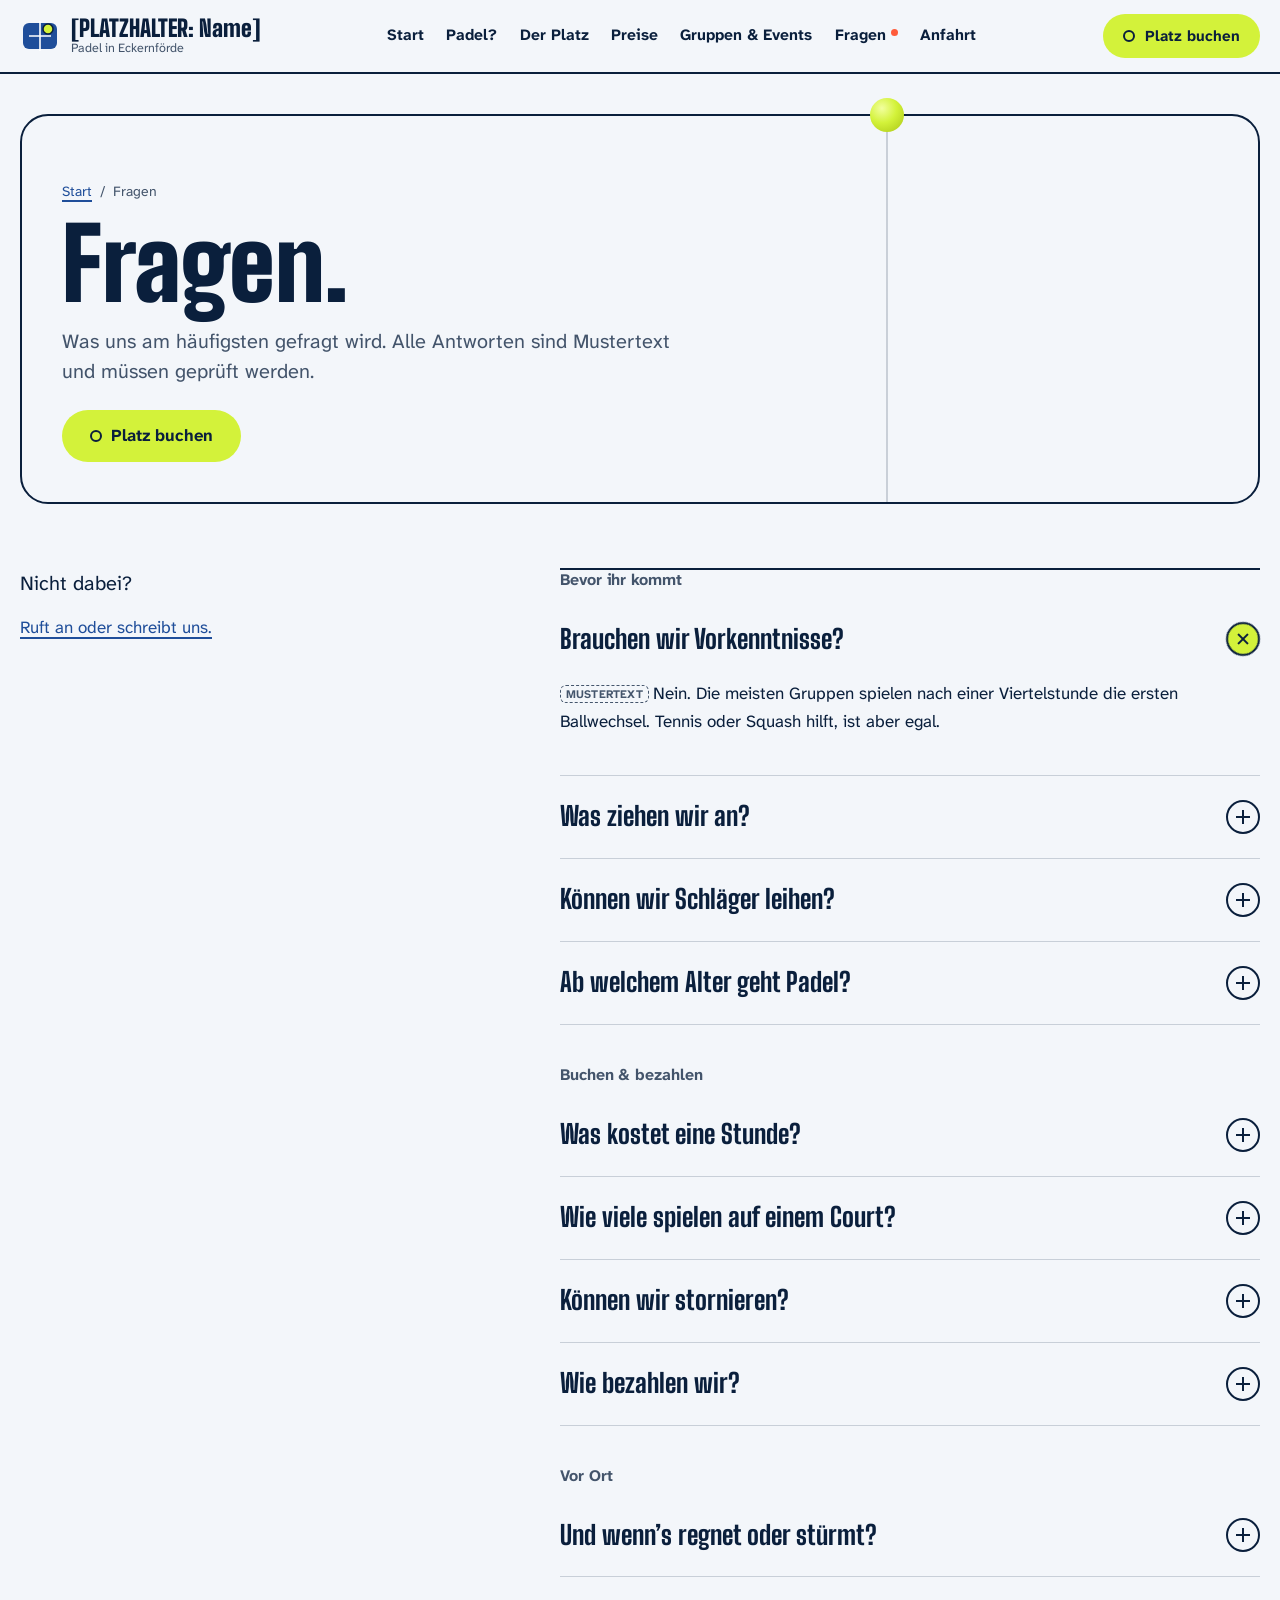
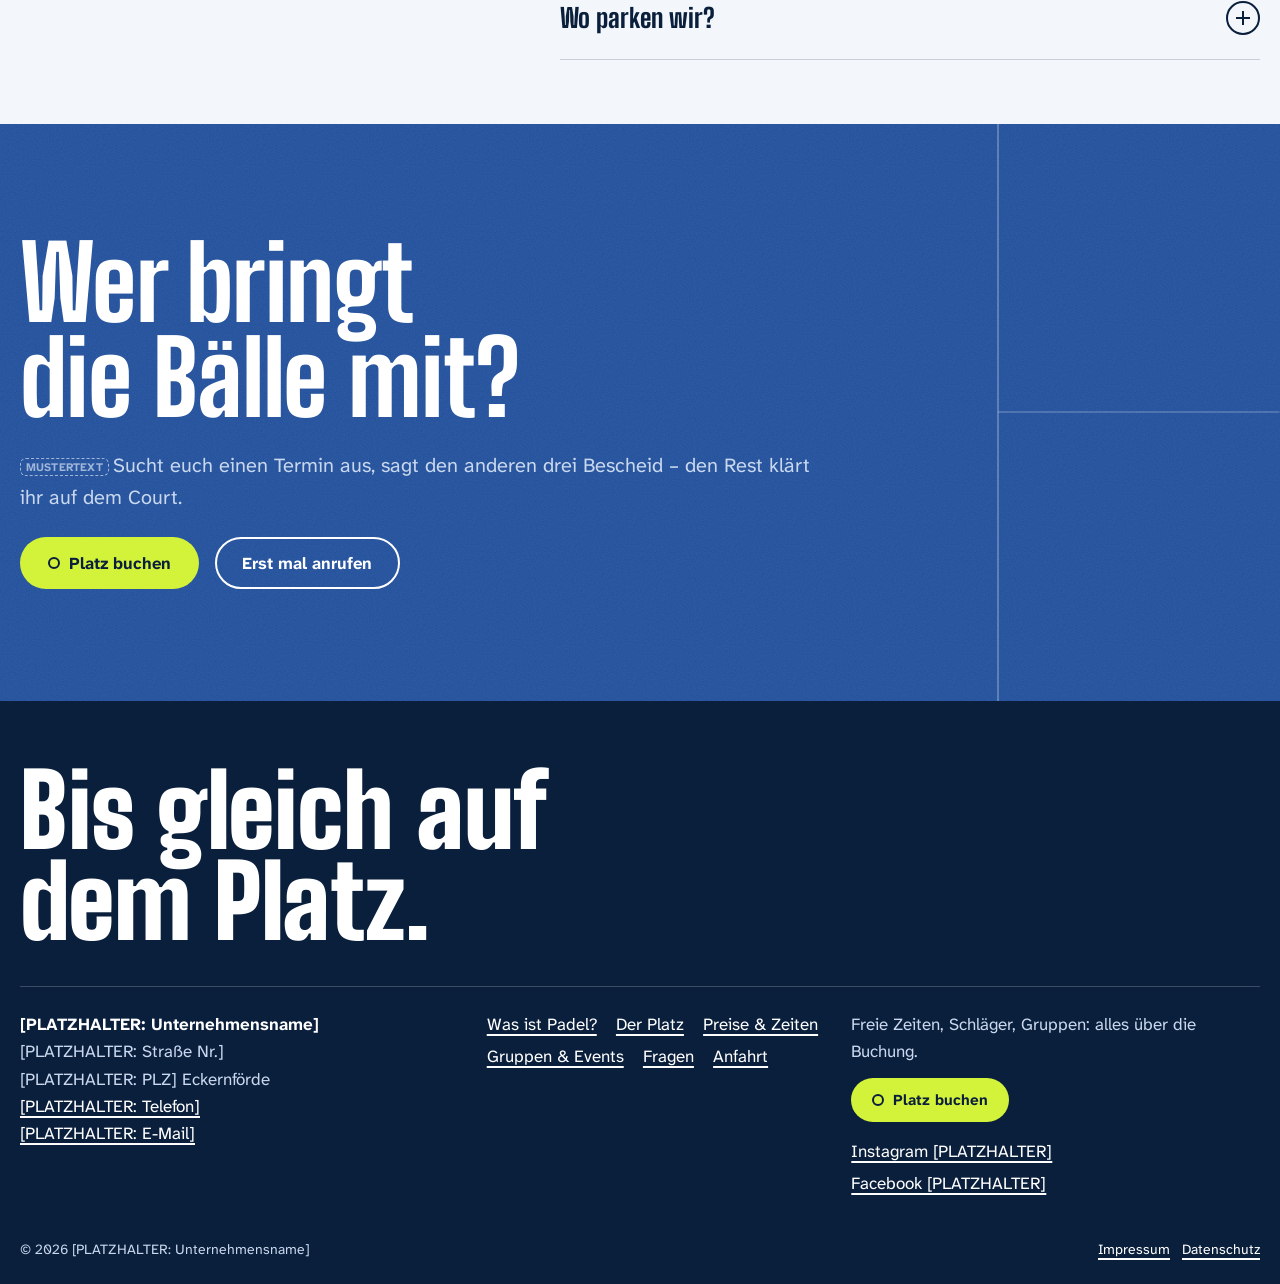
<file: faq.html>
<!DOCTYPE html>
<html lang="de">
<head>
  <meta charset="utf-8">
  <meta name="viewport" content="width=device-width, initial-scale=1">
  <title>Fragen zu Padel & Buchung | Padel Eckernförde</title>
  <meta name="description" content="Häufige Fragen zum Padel in Eckernförde: Vorkenntnisse, Ausrüstung, Kosten, Stornierung, Wetter und Parken.">
  <meta name="theme-color" content="#1f4e9a">
  <link rel="canonical" href="https://www.example.com/faq.html"><!-- [PLATZHALTER: echte Domain] -->

  <meta property="og:type" content="website">
  <meta property="og:locale" content="de_DE">
  <meta property="og:title" content="Fragen zu Padel & Buchung | Padel Eckernförde">
  <meta property="og:description" content="Häufige Fragen zum Padel in Eckernförde: Vorkenntnisse, Ausrüstung, Kosten, Stornierung, Wetter und Parken.">
  <meta property="og:url" content="https://www.example.com/faq.html">
  <meta property="og:image" content="https://www.example.com/assets/img/og-image.jpg"><!-- [PLATZHALTER: Teilen-Bild 1200x630] -->

  <link rel="icon" href="assets/img/favicon.svg" type="image/svg+xml">

  <!-- Schriften: Big Shoulders Display (Überschriften) + Atkinson Hyperlegible Next (Text).
       DSGVO: vor Livegang lokal hosten (siehe DESIGN.md). -->
  <link rel="preconnect" href="https://fonts.googleapis.com">
  <link rel="preconnect" href="https://fonts.gstatic.com" crossorigin>
  <link href="https://fonts.googleapis.com/css2?family=Atkinson+Hyperlegible+Next:wght@400;700&amp;family=Big+Shoulders+Display:wght@800;900&amp;display=swap" rel="stylesheet">

  <link rel="stylesheet" href="css/style.css">
</head>
<body>
  <a class="skip" href="#inhalt">Zum Inhalt springen</a>

  <!-- ===== HEADER (auf allen Seiten identisch) ===== -->
  <header class="header">
    <div class="wrap header__in">
      <a class="brand" href="index.html">
        <!-- Logo-Platzhalter: Mark + Name ersetzen, sobald ein Logo existiert -->
        <svg class="brand__mark" viewBox="0 0 40 40" aria-hidden="true"><rect x="3" y="7" width="34" height="26" rx="6" fill="#1f4e9a"/><path d="M20 5v30M9 20h22" stroke="#fff" stroke-width="1.6"/><circle cx="28" cy="13" r="5" fill="#d3f23a" stroke="#0a1f3c" stroke-width="1.5"/></svg>
        <span class="brand__name">[PLATZHALTER: Name]<small>Padel in Eckernförde</small></span>
      </a>
      <nav id="nav" class="nav" aria-label="Hauptnavigation">
        <ul>
            <li><a href="index.html">Start</a></li>
            <li><a href="padel.html">Padel?</a></li>
            <li><a href="platz.html">Der Platz</a></li>
            <li><a href="preise.html">Preise</a></li>
            <li><a href="angebote.html">Gruppen & Events</a></li>
            <li><a href="faq.html" aria-current="page">Fragen</a></li>
            <li><a href="kontakt.html">Anfahrt</a></li>
        </ul>
      </nav>
      <div class="header__right">
        <a class="btn btn--book btn--small header__cta" href="buchen.html">Platz buchen</a>
        <button class="burger" type="button" aria-expanded="false" aria-controls="nav" aria-label="Menü öffnen">
          <svg class="bars" viewBox="0 0 24 24" fill="none" stroke="currentColor" stroke-width="2.4" stroke-linecap="round" aria-hidden="true"><path d="M4 8h16M4 16h16"/></svg>
          <svg class="x" viewBox="0 0 24 24" fill="none" stroke="currentColor" stroke-width="2.4" stroke-linecap="round" aria-hidden="true"><path d="M6 6l12 12M18 6L6 18"/></svg>
        </button>
      </div>
    </div>
  </header>

  <main id="inhalt">
    <!-- Seitenkopf: Titel im „Court“-Rahmen -->
    <header class="pagehead">
      <div class="wrap">
        <div class="pagehead__frame">
          <span class="pagehead__ball" aria-hidden="true"></span>
          <nav class="crumbs" aria-label="Brotkrumen"><ol><li><a href="index.html">Start</a></li><li><span aria-current="page">Fragen</span></li></ol></nav>
          <h1>Fragen.</h1>
          <p class="lead">Was uns am häufigsten gefragt wird. Alle Antworten sind Mustertext und müssen geprüft werden.</p>
          <div class="actions"><a class="btn btn--book" href="buchen.html">Platz buchen</a></div>
        </div>
      </div>
    </header>

    <section class="band" style="padding-top:0">
      <div class="wrap two">
        <div class="sticky-col">
          <p class="lead">Nicht dabei?</p>
          <p><a href="kontakt.html">Ruft an oder schreibt uns.</a></p>
        </div>
        <div class="faq">
          <h2>Bevor ihr kommt</h2>
          <details open>
            <summary>Brauchen wir Vorkenntnisse?</summary>
            <div><p><span class="muster">MUSTERTEXT</span>Nein. Die meisten Gruppen spielen nach einer Viertelstunde die ersten Ballwechsel. Tennis oder Squash hilft, ist aber egal.</p></div>
          </details>
          <details>
            <summary>Was ziehen wir an?</summary>
            <div><p><span class="muster">MUSTERTEXT</span>Sportkleidung und Schuhe mit <span class="ph">[PLATZHALTER: passender Sohle, z. B. Hallen- oder Sandplatzschuhe]</span>.</p></div>
          </details>
          <details>
            <summary>Können wir Schläger leihen?</summary>
            <div><p><span class="muster">MUSTERTEXT</span><span class="ph">[PLATZHALTER: ja/nein, Preis, Anzahl, vorab reservierbar?]</span></p></div>
          </details>
          <details>
            <summary>Ab welchem Alter geht Padel?</summary>
            <div><p><span class="muster">MUSTERTEXT</span>Padel passt für viele Altersgruppen. <span class="ph">[PLATZHALTER: Regel für Kinder und Jugendliche]</span></p></div>
          </details>
          <h2>Buchen & bezahlen</h2>
          <details>
            <summary>Was kostet eine Stunde?</summary>
            <div><p><span class="muster">MUSTERTEXT</span><span class="ph">[PLATZHALTER: Preis]</span> pro Court. Zu viert geteilt. Alles unter <a href="preise.html">Preise</a>.</p></div>
          </details>
          <details>
            <summary>Wie viele spielen auf einem Court?</summary>
            <div><p><span class="muster">MUSTERTEXT</span>Meistens vier, also zwei gegen zwei. Zu zweit geht auch.</p></div>
          </details>
          <details>
            <summary>Können wir stornieren?</summary>
            <div><p><span class="muster">MUSTERTEXT</span><span class="ph">[PLATZHALTER: Stornobedingungen]</span></p></div>
          </details>
          <details>
            <summary>Wie bezahlen wir?</summary>
            <div><p><span class="muster">MUSTERTEXT</span><span class="ph">[PLATZHALTER: Zahlungsarten]</span></p></div>
          </details>
          <h2>Vor Ort</h2>
          <details>
            <summary>Und wenn’s regnet oder stürmt?</summary>
            <div><p><span class="muster">MUSTERTEXT</span><span class="ph">[PLATZHALTER: indoor/outdoor? Regel bei Regen und Wind von der Bucht, z. B. kostenlos umbuchen]</span></p></div>
          </details>
          <details>
            <summary>Wo parken wir?</summary>
            <div><p><span class="muster">MUSTERTEXT</span><span class="ph">[PLATZHALTER: Parkmöglichkeiten]</span> – mehr unter <a href="kontakt.html">Anfahrt</a>.</p></div>
          </details>
        </div>
      </div>
    </section>

    <!-- ===== ABSCHLUSS ===== -->
    <section class="closer" aria-labelledby="closer-title">
      <div class="closer__lines" aria-hidden="true"></div>
      <div class="wrap">
        <h2 id="closer-title">Wer bringt die Bälle mit?</h2>
        <p><span class="muster">MUSTERTEXT</span>Sucht euch einen Termin aus, sagt den anderen drei Bescheid – den Rest klärt ihr auf dem Court.</p>
        <div class="actions">
          <a class="btn btn--book" href="buchen.html">Platz buchen</a>
          <a class="btn btn--line" href="kontakt.html">Erst mal anrufen</a>
        </div>
      </div>
    </section>
  </main>

  <!-- ===== FOOTER (auf allen Seiten identisch) ===== -->
  <footer class="footer">
    <div class="wrap">
      <p class="footer__big">Bis gleich auf dem Platz.</p>
      <div class="footer__row">
        <address>
          <strong style="color:#fff">[PLATZHALTER: Unternehmensname]</strong><br>
          [PLATZHALTER: Straße Nr.]<br>
          [PLATZHALTER: PLZ] Eckernförde<br>
          <a href="tel:+490000000000">[PLATZHALTER: Telefon]</a><br>
          <a href="mailto:info@example.com">[PLATZHALTER: E-Mail]</a>
        </address>
        <nav aria-label="Footer">
          <ul>
            <li><a href="padel.html">Was ist Padel?</a></li>
            <li><a href="platz.html">Der Platz</a></li>
            <li><a href="preise.html">Preise &amp; Zeiten</a></li>
            <li><a href="angebote.html">Gruppen &amp; Events</a></li>
            <li><a href="faq.html">Fragen</a></li>
            <li><a href="kontakt.html">Anfahrt</a></li>
          </ul>
        </nav>
        <div>
          <p style="margin-bottom:.8rem">Freie Zeiten, Schläger, Gruppen: alles über die Buchung.</p>
          <a class="btn btn--book btn--small" href="buchen.html">Platz buchen</a>
          <ul style="margin-top:1rem">
            <li><a href="#">Instagram [PLATZHALTER]</a></li>
            <li><a href="#">Facebook [PLATZHALTER]</a></li>
          </ul>
        </div>
      </div>
      <div class="footer__legal">
        <span>© <span data-year>2026</span> [PLATZHALTER: Unternehmensname]</span>
        <span><a href="impressum.html">Impressum</a> &nbsp; <a href="datenschutz.html">Datenschutz</a></span>
      </div>
    </div>
  </footer>

  <!-- Buchungsleiste fürs Smartphone -->
  <div class="bookbar">
    <a class="btn btn--book" href="buchen.html">Platz buchen</a>
    <a class="call" href="tel:+490000000000" aria-label="Anrufen ([PLATZHALTER: Telefon])"><svg viewBox="0 0 24 24" fill="none" stroke="currentColor" stroke-width="2" stroke-linecap="round" stroke-linejoin="round" aria-hidden="true"><path d="M5 3h4l2 5-2.5 1.5a11 11 0 0 0 6 6L16 13l5 2v4a2 2 0 0 1-2 2A16 16 0 0 1 3 5a2 2 0 0 1 2-2z"/></svg></a>
  </div>

  <script src="js/main.js" defer></script>
</body>
</html>
</file>
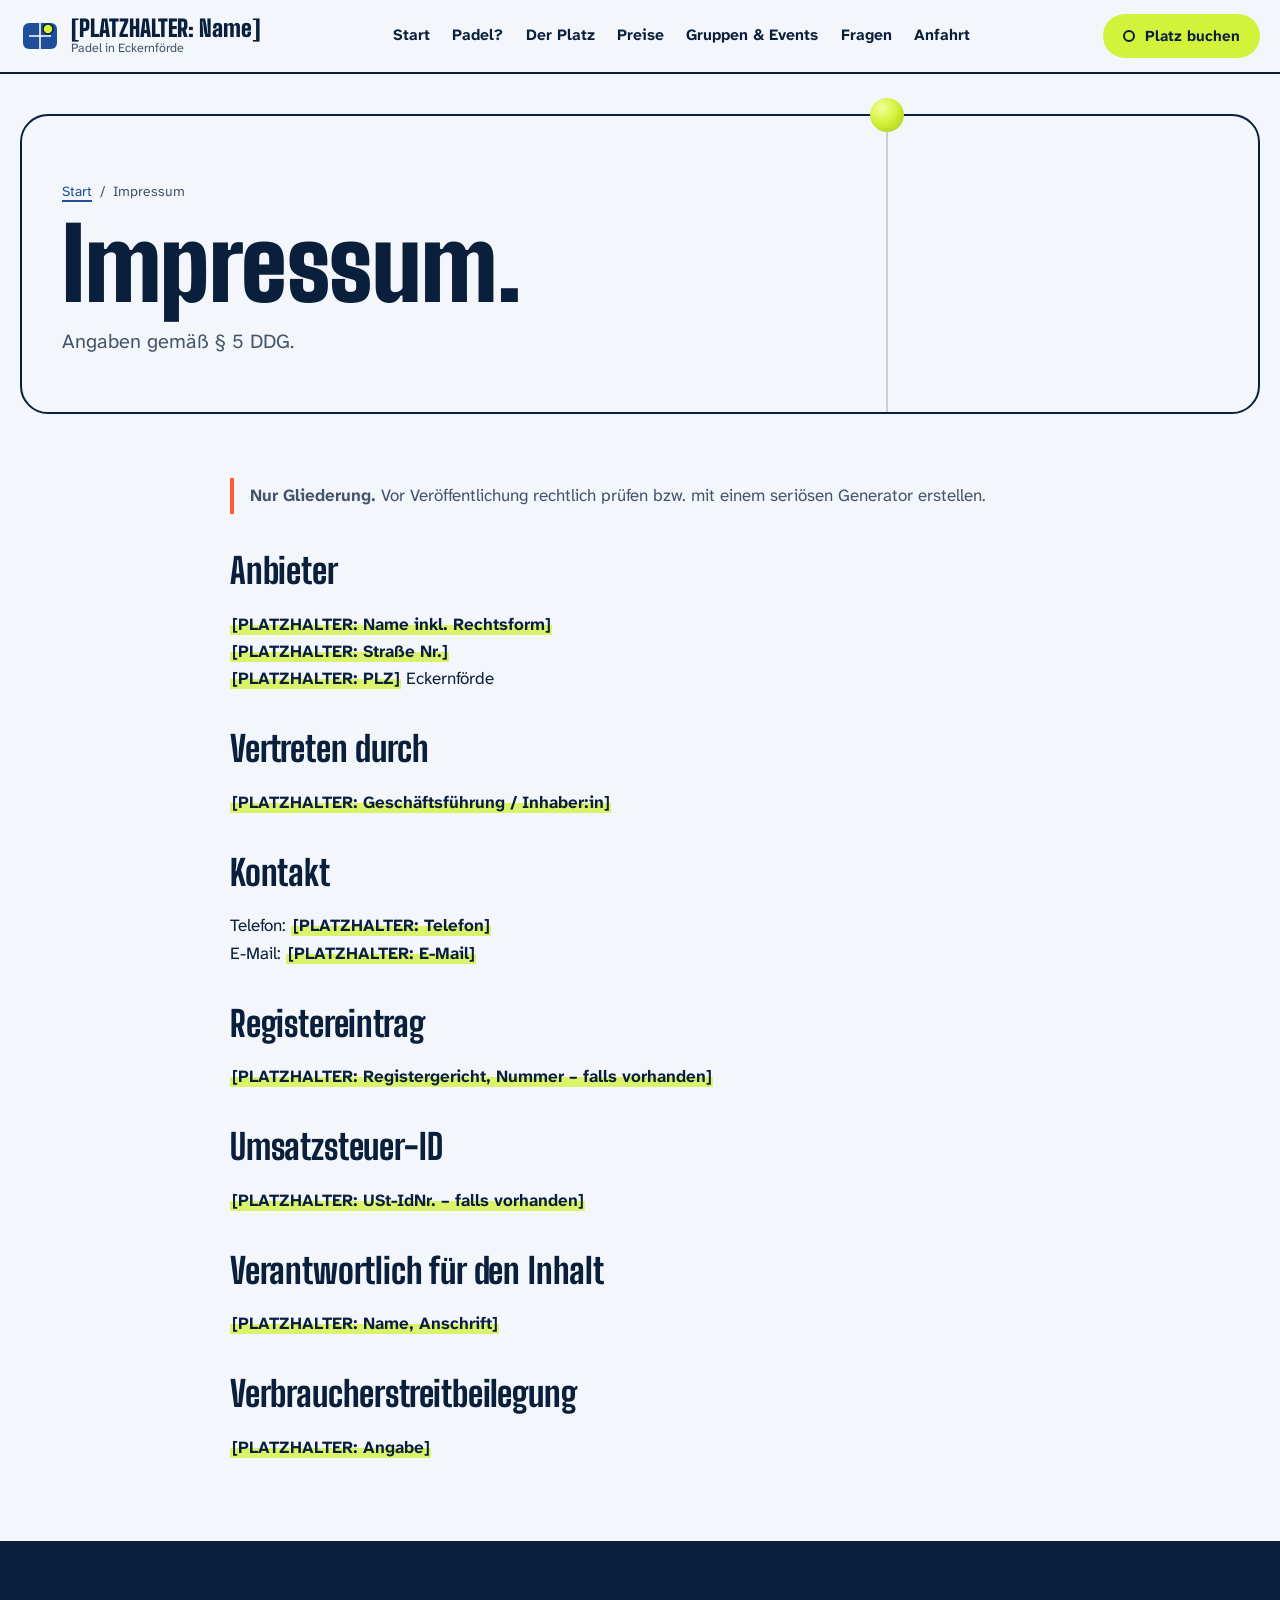
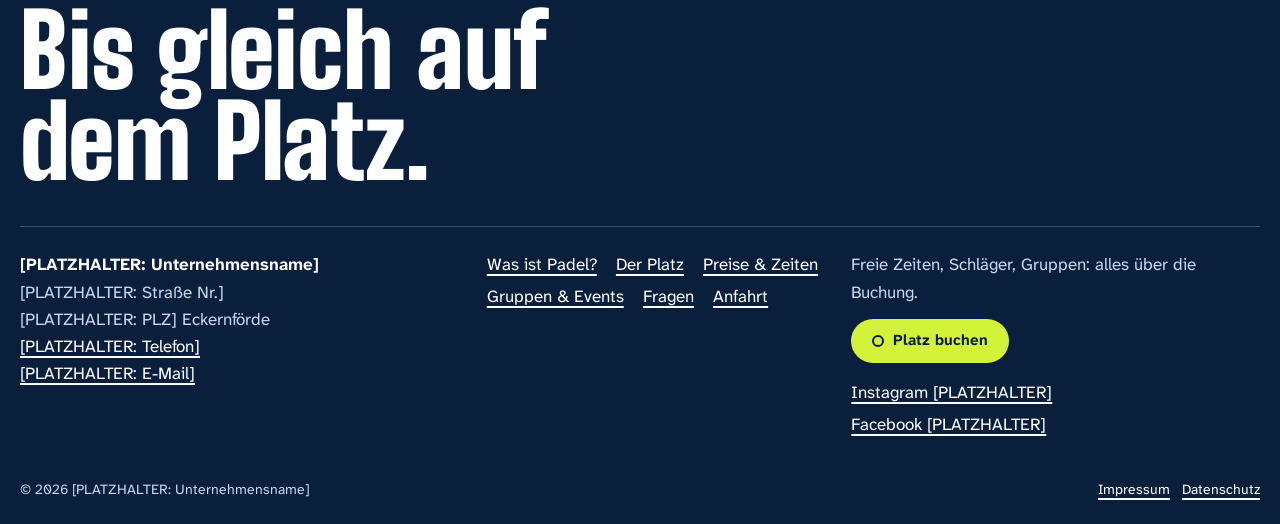
<file: impressum.html>
<!DOCTYPE html>
<html lang="de">
<head>
  <meta charset="utf-8">
  <meta name="viewport" content="width=device-width, initial-scale=1">
  <title>Impressum | [PLATZHALTER: Name]</title>
  <meta name="description" content="Impressum des Padel-Courts in Eckernförde.">
  <meta name="robots" content="noindex, follow">
  <meta name="theme-color" content="#1f4e9a">
  <link rel="canonical" href="https://www.example.com/impressum.html"><!-- [PLATZHALTER: echte Domain] -->

  <meta property="og:type" content="website">
  <meta property="og:locale" content="de_DE">
  <meta property="og:title" content="Impressum | [PLATZHALTER: Name]">
  <meta property="og:description" content="Impressum des Padel-Courts in Eckernförde.">
  <meta property="og:url" content="https://www.example.com/impressum.html">
  <meta property="og:image" content="https://www.example.com/assets/img/og-image.jpg"><!-- [PLATZHALTER: Teilen-Bild 1200x630] -->

  <link rel="icon" href="assets/img/favicon.svg" type="image/svg+xml">

  <!-- Schriften: Big Shoulders Display (Überschriften) + Atkinson Hyperlegible Next (Text).
       DSGVO: vor Livegang lokal hosten (siehe DESIGN.md). -->
  <link rel="preconnect" href="https://fonts.googleapis.com">
  <link rel="preconnect" href="https://fonts.gstatic.com" crossorigin>
  <link href="https://fonts.googleapis.com/css2?family=Atkinson+Hyperlegible+Next:wght@400;700&amp;family=Big+Shoulders+Display:wght@800;900&amp;display=swap" rel="stylesheet">

  <link rel="stylesheet" href="css/style.css">
</head>
<body>
  <a class="skip" href="#inhalt">Zum Inhalt springen</a>

  <!-- ===== HEADER (auf allen Seiten identisch) ===== -->
  <header class="header">
    <div class="wrap header__in">
      <a class="brand" href="index.html">
        <!-- Logo-Platzhalter: Mark + Name ersetzen, sobald ein Logo existiert -->
        <svg class="brand__mark" viewBox="0 0 40 40" aria-hidden="true"><rect x="3" y="7" width="34" height="26" rx="6" fill="#1f4e9a"/><path d="M20 5v30M9 20h22" stroke="#fff" stroke-width="1.6"/><circle cx="28" cy="13" r="5" fill="#d3f23a" stroke="#0a1f3c" stroke-width="1.5"/></svg>
        <span class="brand__name">[PLATZHALTER: Name]<small>Padel in Eckernförde</small></span>
      </a>
      <nav id="nav" class="nav" aria-label="Hauptnavigation">
        <ul>
            <li><a href="index.html">Start</a></li>
            <li><a href="padel.html">Padel?</a></li>
            <li><a href="platz.html">Der Platz</a></li>
            <li><a href="preise.html">Preise</a></li>
            <li><a href="angebote.html">Gruppen & Events</a></li>
            <li><a href="faq.html">Fragen</a></li>
            <li><a href="kontakt.html">Anfahrt</a></li>
        </ul>
      </nav>
      <div class="header__right">
        <a class="btn btn--book btn--small header__cta" href="buchen.html">Platz buchen</a>
        <button class="burger" type="button" aria-expanded="false" aria-controls="nav" aria-label="Menü öffnen">
          <svg class="bars" viewBox="0 0 24 24" fill="none" stroke="currentColor" stroke-width="2.4" stroke-linecap="round" aria-hidden="true"><path d="M4 8h16M4 16h16"/></svg>
          <svg class="x" viewBox="0 0 24 24" fill="none" stroke="currentColor" stroke-width="2.4" stroke-linecap="round" aria-hidden="true"><path d="M6 6l12 12M18 6L6 18"/></svg>
        </button>
      </div>
    </div>
  </header>

  <main id="inhalt">
    <!-- Seitenkopf: Titel im „Court“-Rahmen -->
    <header class="pagehead">
      <div class="wrap">
        <div class="pagehead__frame">
          <span class="pagehead__ball" aria-hidden="true"></span>
          <nav class="crumbs" aria-label="Brotkrumen"><ol><li><a href="index.html">Start</a></li><li><span aria-current="page">Impressum</span></li></ol></nav>
          <h1>Impressum.</h1>
          <p class="lead">Angaben gemäß § 5 DDG.</p>
        </div>
      </div>
    </header>

    <section class="band" style="padding-top:0">
      <div class="wrap--narrow prose">
        <p class="hint"><strong>Nur Gliederung.</strong> Vor Veröffentlichung rechtlich prüfen bzw. mit einem seriösen Generator erstellen.</p>
        <h2>Anbieter</h2><p><span class="ph">[PLATZHALTER: Name inkl. Rechtsform]</span><br><span class="ph">[PLATZHALTER: Straße Nr.]</span><br><span class="ph">[PLATZHALTER: PLZ]</span> Eckernförde</p>
        <h2>Vertreten durch</h2><p><span class="ph">[PLATZHALTER: Geschäftsführung / Inhaber:in]</span></p>
        <h2>Kontakt</h2><p>Telefon: <span class="ph">[PLATZHALTER: Telefon]</span><br>E-Mail: <span class="ph">[PLATZHALTER: E-Mail]</span></p>
        <h2>Registereintrag</h2><p><span class="ph">[PLATZHALTER: Registergericht, Nummer – falls vorhanden]</span></p>
        <h2>Umsatzsteuer-ID</h2><p><span class="ph">[PLATZHALTER: USt-IdNr. – falls vorhanden]</span></p>
        <h2>Verantwortlich für den Inhalt</h2><p><span class="ph">[PLATZHALTER: Name, Anschrift]</span></p>
        <h2>Verbraucherstreitbeilegung</h2><p><span class="ph">[PLATZHALTER: Angabe]</span></p>
      </div>
    </section>
  </main>

  <!-- ===== FOOTER (auf allen Seiten identisch) ===== -->
  <footer class="footer">
    <div class="wrap">
      <p class="footer__big">Bis gleich auf dem Platz.</p>
      <div class="footer__row">
        <address>
          <strong style="color:#fff">[PLATZHALTER: Unternehmensname]</strong><br>
          [PLATZHALTER: Straße Nr.]<br>
          [PLATZHALTER: PLZ] Eckernförde<br>
          <a href="tel:+490000000000">[PLATZHALTER: Telefon]</a><br>
          <a href="mailto:info@example.com">[PLATZHALTER: E-Mail]</a>
        </address>
        <nav aria-label="Footer">
          <ul>
            <li><a href="padel.html">Was ist Padel?</a></li>
            <li><a href="platz.html">Der Platz</a></li>
            <li><a href="preise.html">Preise &amp; Zeiten</a></li>
            <li><a href="angebote.html">Gruppen &amp; Events</a></li>
            <li><a href="faq.html">Fragen</a></li>
            <li><a href="kontakt.html">Anfahrt</a></li>
          </ul>
        </nav>
        <div>
          <p style="margin-bottom:.8rem">Freie Zeiten, Schläger, Gruppen: alles über die Buchung.</p>
          <a class="btn btn--book btn--small" href="buchen.html">Platz buchen</a>
          <ul style="margin-top:1rem">
            <li><a href="#">Instagram [PLATZHALTER]</a></li>
            <li><a href="#">Facebook [PLATZHALTER]</a></li>
          </ul>
        </div>
      </div>
      <div class="footer__legal">
        <span>© <span data-year>2026</span> [PLATZHALTER: Unternehmensname]</span>
        <span><a href="impressum.html">Impressum</a> &nbsp; <a href="datenschutz.html">Datenschutz</a></span>
      </div>
    </div>
  </footer>

  <!-- Buchungsleiste fürs Smartphone -->
  <div class="bookbar">
    <a class="btn btn--book" href="buchen.html">Platz buchen</a>
    <a class="call" href="tel:+490000000000" aria-label="Anrufen ([PLATZHALTER: Telefon])"><svg viewBox="0 0 24 24" fill="none" stroke="currentColor" stroke-width="2" stroke-linecap="round" stroke-linejoin="round" aria-hidden="true"><path d="M5 3h4l2 5-2.5 1.5a11 11 0 0 0 6 6L16 13l5 2v4a2 2 0 0 1-2 2A16 16 0 0 1 3 5a2 2 0 0 1 2-2z"/></svg></a>
  </div>

  <script src="js/main.js" defer></script>
</body>
</html>
</file>
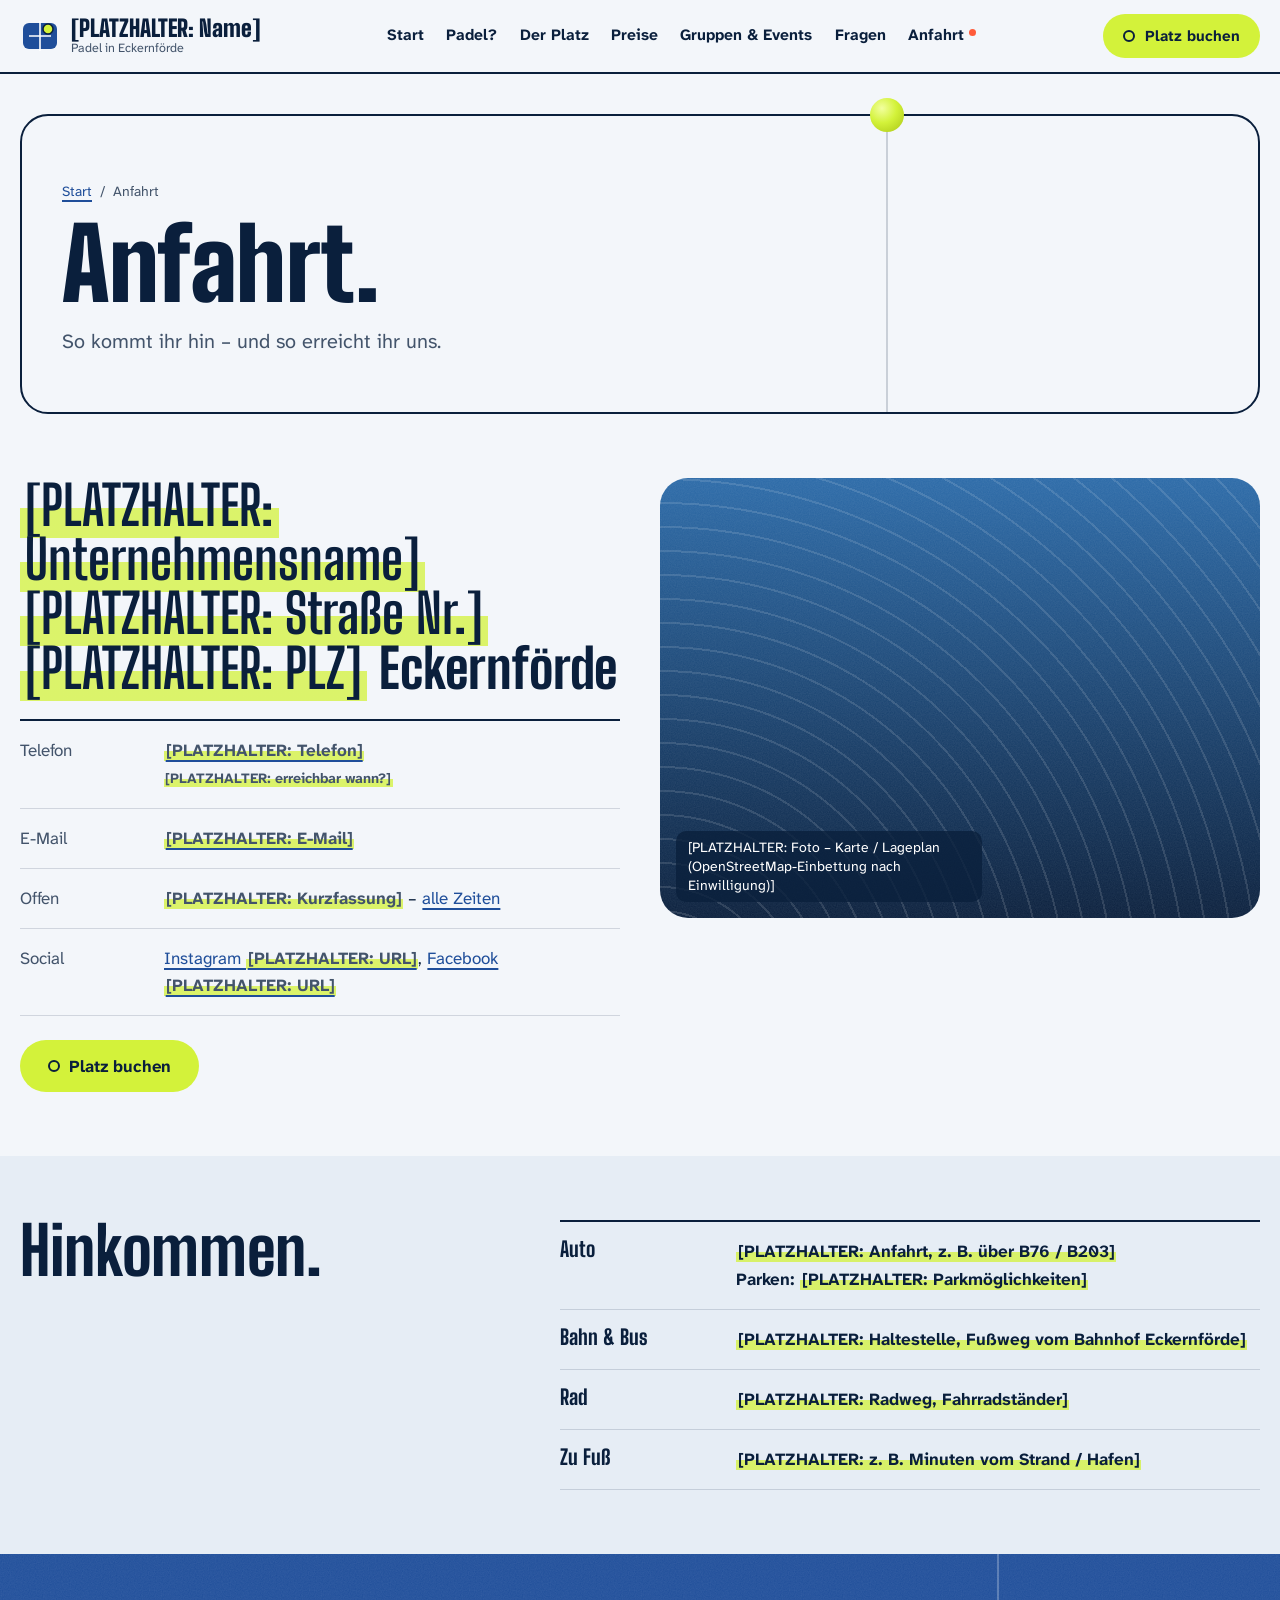
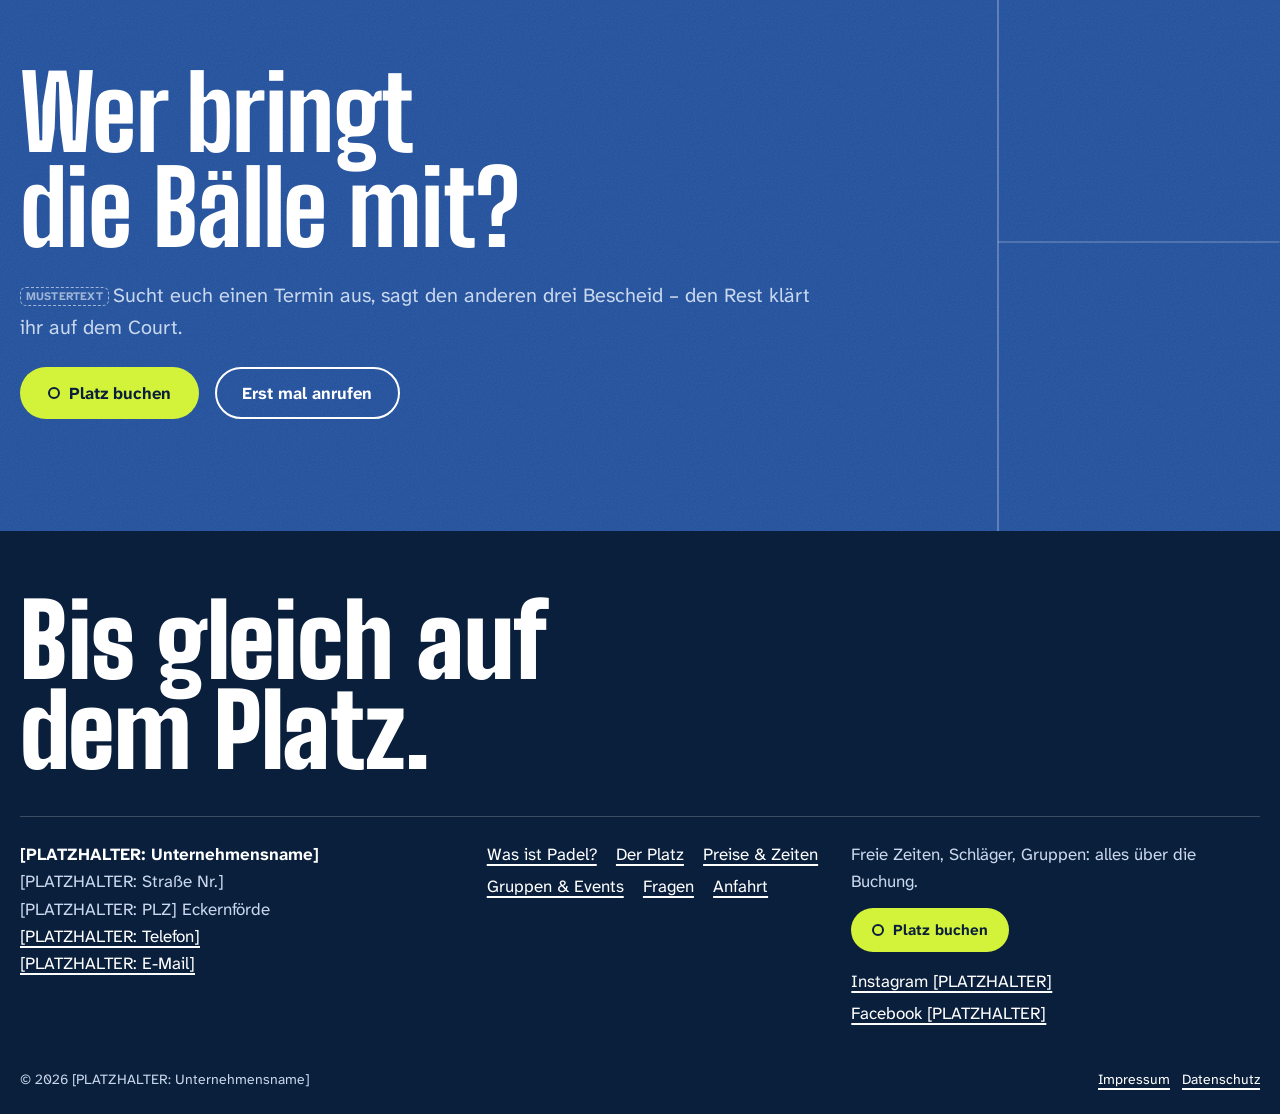
<file: kontakt.html>
<!DOCTYPE html>
<html lang="de">
<head>
  <meta charset="utf-8">
  <meta name="viewport" content="width=device-width, initial-scale=1">
  <title>Anfahrt & Kontakt | Padel Eckernförde</title>
  <meta name="description" content="Anfahrt und Kontakt zum Padel-Court in Eckernförde: Adresse, Parken, Bus und Bahn, Telefon, E-Mail.">
  <meta name="theme-color" content="#1f4e9a">
  <link rel="canonical" href="https://www.example.com/kontakt.html"><!-- [PLATZHALTER: echte Domain] -->

  <meta property="og:type" content="website">
  <meta property="og:locale" content="de_DE">
  <meta property="og:title" content="Anfahrt & Kontakt | Padel Eckernförde">
  <meta property="og:description" content="Anfahrt und Kontakt zum Padel-Court in Eckernförde: Adresse, Parken, Bus und Bahn, Telefon, E-Mail.">
  <meta property="og:url" content="https://www.example.com/kontakt.html">
  <meta property="og:image" content="https://www.example.com/assets/img/og-image.jpg"><!-- [PLATZHALTER: Teilen-Bild 1200x630] -->

  <link rel="icon" href="assets/img/favicon.svg" type="image/svg+xml">

  <!-- Schriften: Big Shoulders Display (Überschriften) + Atkinson Hyperlegible Next (Text).
       DSGVO: vor Livegang lokal hosten (siehe DESIGN.md). -->
  <link rel="preconnect" href="https://fonts.googleapis.com">
  <link rel="preconnect" href="https://fonts.gstatic.com" crossorigin>
  <link href="https://fonts.googleapis.com/css2?family=Atkinson+Hyperlegible+Next:wght@400;700&amp;family=Big+Shoulders+Display:wght@800;900&amp;display=swap" rel="stylesheet">

  <link rel="stylesheet" href="css/style.css">
</head>
<body>
  <a class="skip" href="#inhalt">Zum Inhalt springen</a>

  <!-- ===== HEADER (auf allen Seiten identisch) ===== -->
  <header class="header">
    <div class="wrap header__in">
      <a class="brand" href="index.html">
        <!-- Logo-Platzhalter: Mark + Name ersetzen, sobald ein Logo existiert -->
        <svg class="brand__mark" viewBox="0 0 40 40" aria-hidden="true"><rect x="3" y="7" width="34" height="26" rx="6" fill="#1f4e9a"/><path d="M20 5v30M9 20h22" stroke="#fff" stroke-width="1.6"/><circle cx="28" cy="13" r="5" fill="#d3f23a" stroke="#0a1f3c" stroke-width="1.5"/></svg>
        <span class="brand__name">[PLATZHALTER: Name]<small>Padel in Eckernförde</small></span>
      </a>
      <nav id="nav" class="nav" aria-label="Hauptnavigation">
        <ul>
            <li><a href="index.html">Start</a></li>
            <li><a href="padel.html">Padel?</a></li>
            <li><a href="platz.html">Der Platz</a></li>
            <li><a href="preise.html">Preise</a></li>
            <li><a href="angebote.html">Gruppen & Events</a></li>
            <li><a href="faq.html">Fragen</a></li>
            <li><a href="kontakt.html" aria-current="page">Anfahrt</a></li>
        </ul>
      </nav>
      <div class="header__right">
        <a class="btn btn--book btn--small header__cta" href="buchen.html">Platz buchen</a>
        <button class="burger" type="button" aria-expanded="false" aria-controls="nav" aria-label="Menü öffnen">
          <svg class="bars" viewBox="0 0 24 24" fill="none" stroke="currentColor" stroke-width="2.4" stroke-linecap="round" aria-hidden="true"><path d="M4 8h16M4 16h16"/></svg>
          <svg class="x" viewBox="0 0 24 24" fill="none" stroke="currentColor" stroke-width="2.4" stroke-linecap="round" aria-hidden="true"><path d="M6 6l12 12M18 6L6 18"/></svg>
        </button>
      </div>
    </div>
  </header>

  <main id="inhalt">
    <!-- Seitenkopf: Titel im „Court“-Rahmen -->
    <header class="pagehead">
      <div class="wrap">
        <div class="pagehead__frame">
          <span class="pagehead__ball" aria-hidden="true"></span>
          <nav class="crumbs" aria-label="Brotkrumen"><ol><li><a href="index.html">Start</a></li><li><span aria-current="page">Anfahrt</span></li></ol></nav>
          <h1>Anfahrt.</h1>
          <p class="lead">So kommt ihr hin – und so erreicht ihr uns.</p>
        </div>
      </div>
    </header>

    <section class="band" style="padding-top:0" aria-labelledby="addr-title">
      <div class="wrap two two--even">
        <div>
          <h2 id="addr-title" class="vh">Adresse und Kontakt</h2>
          <address class="address"><span class="ph">[PLATZHALTER: Unternehmensname]</span><br><span class="ph">[PLATZHALTER: Straße Nr.]</span><br><span class="ph">[PLATZHALTER: PLZ]</span> Eckernförde</address>
          <ul class="reach">
            <li><span>Telefon</span><span><a href="tel:+490000000000"><span class="ph">[PLATZHALTER: Telefon]</span></a><br><small><span class="ph">[PLATZHALTER: erreichbar wann?]</span></small></span></li>
            <li><span>E-Mail</span><span><a href="mailto:info@example.com"><span class="ph">[PLATZHALTER: E-Mail]</span></a></span></li>
            <li><span>Offen</span><span><span class="ph">[PLATZHALTER: Kurzfassung]</span> – <a href="preise.html#zeiten">alle Zeiten</a></span></li>
            <li><span>Social</span><span><a href="#">Instagram <span class="ph">[PLATZHALTER: URL]</span></a>, <a href="#">Facebook <span class="ph">[PLATZHALTER: URL]</span></a></span></li>
          </ul>
          <div class="actions"><a class="btn btn--book" href="buchen.html">Platz buchen</a></div>
        </div>
        <!-- Karte: z. B. OpenStreetMap. Datenschutz: erst nach Klick/Einwilligung laden. -->
        <div class="photo photo--sea photo--tall" role="img" aria-label="Fotoplatzhalter: Karte / Lageplan (OpenStreetMap-Einbettung nach Einwilligung)"><span>[PLATZHALTER: Foto – Karte / Lageplan (OpenStreetMap-Einbettung nach Einwilligung)]</span></div>
      </div>
    </section>

    <section class="band band--paper2" aria-labelledby="way-title">
      <div class="wrap two">
        <h2 id="way-title">Hinkommen.</h2>
        <dl class="spec">
          <div><dt>Auto</dt><dd><span class="ph">[PLATZHALTER: Anfahrt, z. B. über B76 / B203]</span><br><strong>Parken:</strong> <span class="ph">[PLATZHALTER: Parkmöglichkeiten]</span></dd></div>
          <div><dt>Bahn &amp; Bus</dt><dd><span class="ph">[PLATZHALTER: Haltestelle, Fußweg vom Bahnhof Eckernförde]</span></dd></div>
          <div><dt>Rad</dt><dd><span class="ph">[PLATZHALTER: Radweg, Fahrradständer]</span></dd></div>
          <div><dt>Zu Fuß</dt><dd><span class="ph">[PLATZHALTER: z. B. Minuten vom Strand / Hafen]</span></dd></div>
        </dl>
      </div>
    </section>

    <!-- ===== ABSCHLUSS ===== -->
    <section class="closer" aria-labelledby="closer-title">
      <div class="closer__lines" aria-hidden="true"></div>
      <div class="wrap">
        <h2 id="closer-title">Wer bringt die Bälle mit?</h2>
        <p><span class="muster">MUSTERTEXT</span>Sucht euch einen Termin aus, sagt den anderen drei Bescheid – den Rest klärt ihr auf dem Court.</p>
        <div class="actions">
          <a class="btn btn--book" href="buchen.html">Platz buchen</a>
          <a class="btn btn--line" href="kontakt.html">Erst mal anrufen</a>
        </div>
      </div>
    </section>
  </main>

  <!-- ===== FOOTER (auf allen Seiten identisch) ===== -->
  <footer class="footer">
    <div class="wrap">
      <p class="footer__big">Bis gleich auf dem Platz.</p>
      <div class="footer__row">
        <address>
          <strong style="color:#fff">[PLATZHALTER: Unternehmensname]</strong><br>
          [PLATZHALTER: Straße Nr.]<br>
          [PLATZHALTER: PLZ] Eckernförde<br>
          <a href="tel:+490000000000">[PLATZHALTER: Telefon]</a><br>
          <a href="mailto:info@example.com">[PLATZHALTER: E-Mail]</a>
        </address>
        <nav aria-label="Footer">
          <ul>
            <li><a href="padel.html">Was ist Padel?</a></li>
            <li><a href="platz.html">Der Platz</a></li>
            <li><a href="preise.html">Preise &amp; Zeiten</a></li>
            <li><a href="angebote.html">Gruppen &amp; Events</a></li>
            <li><a href="faq.html">Fragen</a></li>
            <li><a href="kontakt.html">Anfahrt</a></li>
          </ul>
        </nav>
        <div>
          <p style="margin-bottom:.8rem">Freie Zeiten, Schläger, Gruppen: alles über die Buchung.</p>
          <a class="btn btn--book btn--small" href="buchen.html">Platz buchen</a>
          <ul style="margin-top:1rem">
            <li><a href="#">Instagram [PLATZHALTER]</a></li>
            <li><a href="#">Facebook [PLATZHALTER]</a></li>
          </ul>
        </div>
      </div>
      <div class="footer__legal">
        <span>© <span data-year>2026</span> [PLATZHALTER: Unternehmensname]</span>
        <span><a href="impressum.html">Impressum</a> &nbsp; <a href="datenschutz.html">Datenschutz</a></span>
      </div>
    </div>
  </footer>

  <!-- Buchungsleiste fürs Smartphone -->
  <div class="bookbar">
    <a class="btn btn--book" href="buchen.html">Platz buchen</a>
    <a class="call" href="tel:+490000000000" aria-label="Anrufen ([PLATZHALTER: Telefon])"><svg viewBox="0 0 24 24" fill="none" stroke="currentColor" stroke-width="2" stroke-linecap="round" stroke-linejoin="round" aria-hidden="true"><path d="M5 3h4l2 5-2.5 1.5a11 11 0 0 0 6 6L16 13l5 2v4a2 2 0 0 1-2 2A16 16 0 0 1 3 5a2 2 0 0 1 2-2z"/></svg></a>
  </div>

  <script src="js/main.js" defer></script>
</body>
</html>
</file>
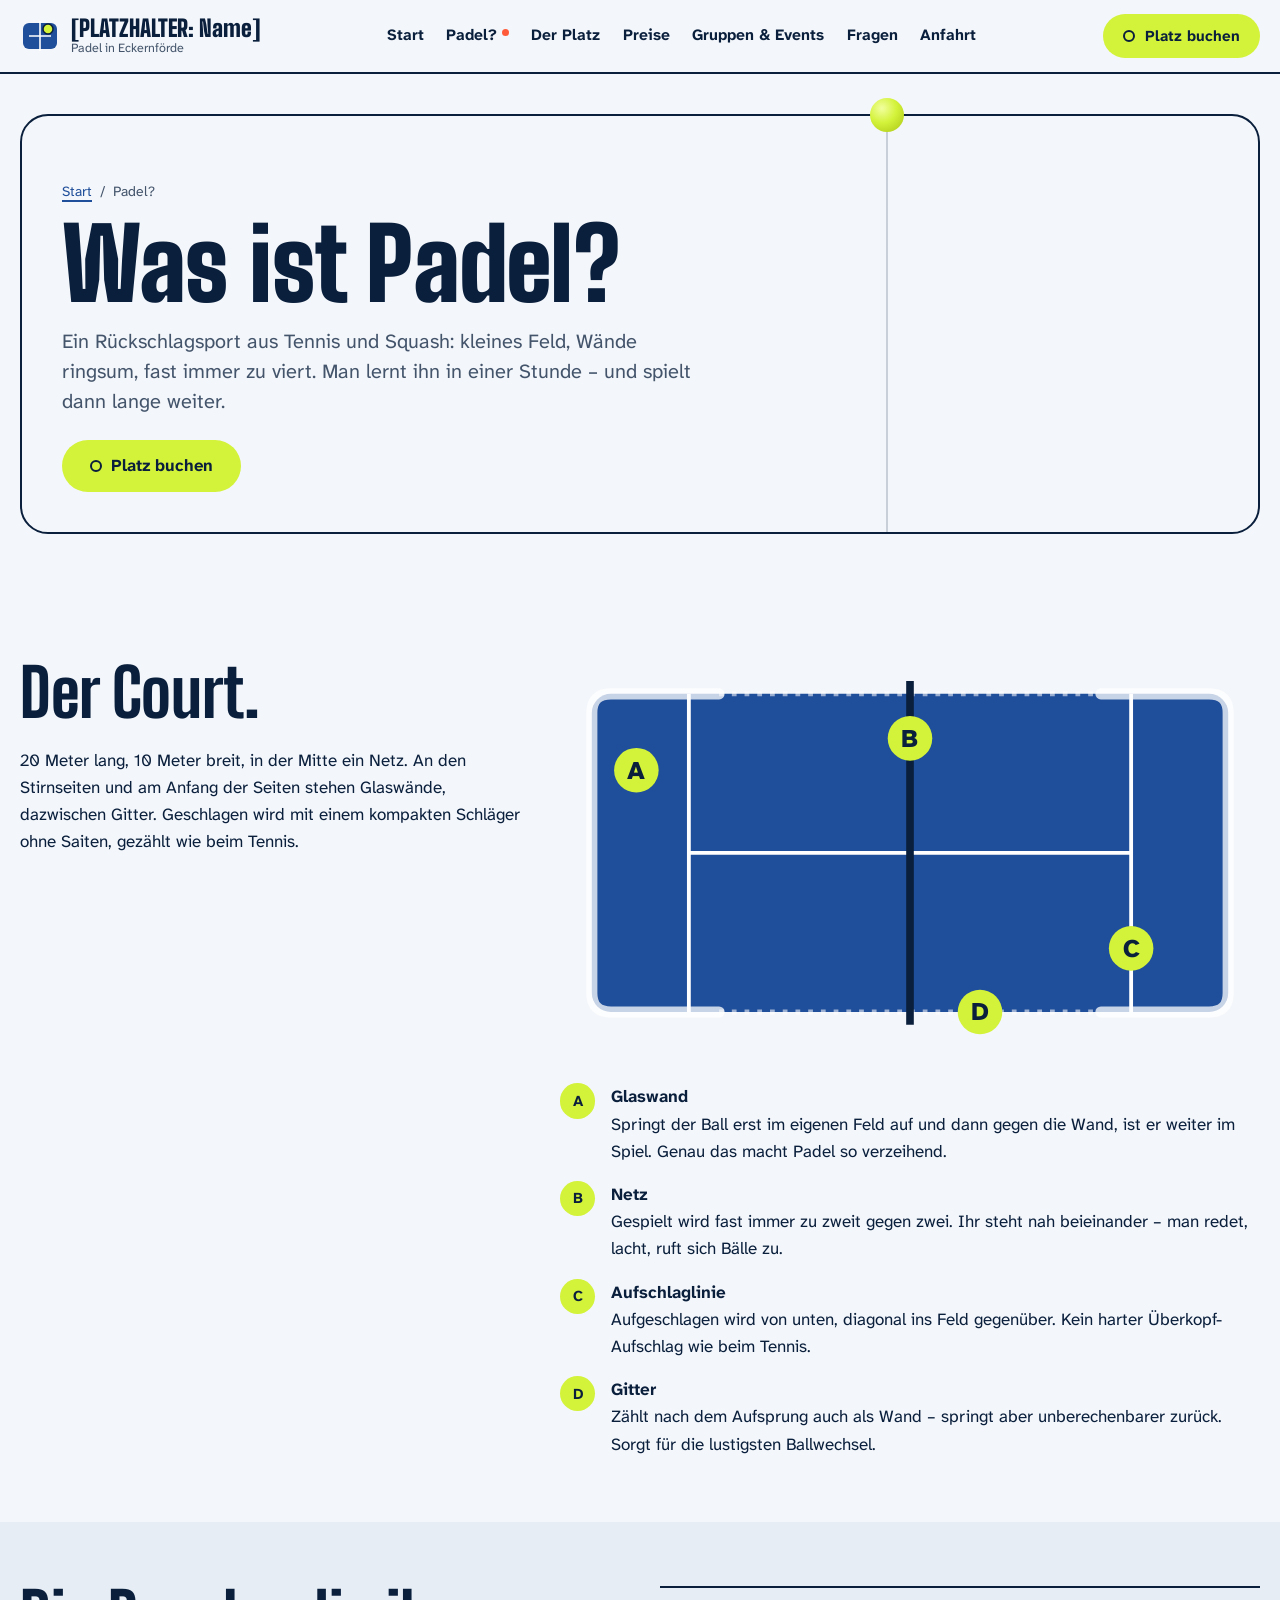
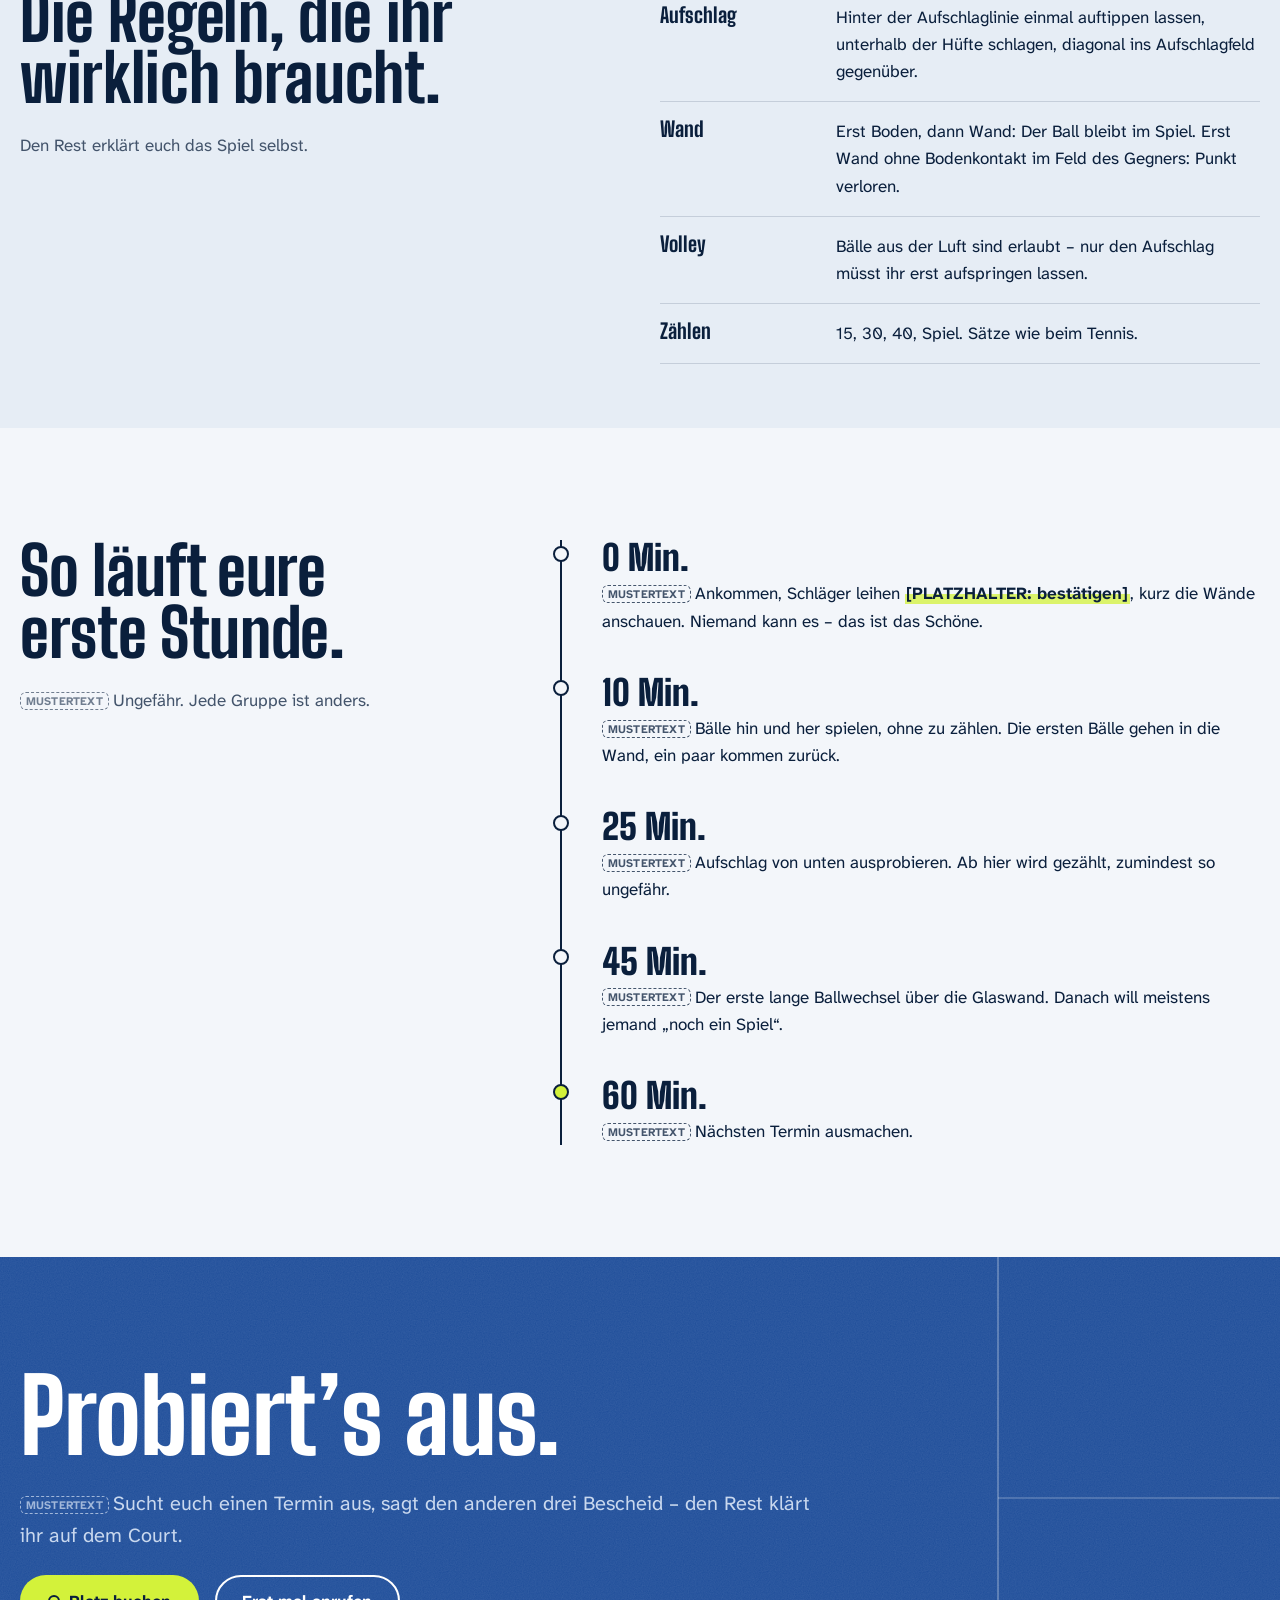
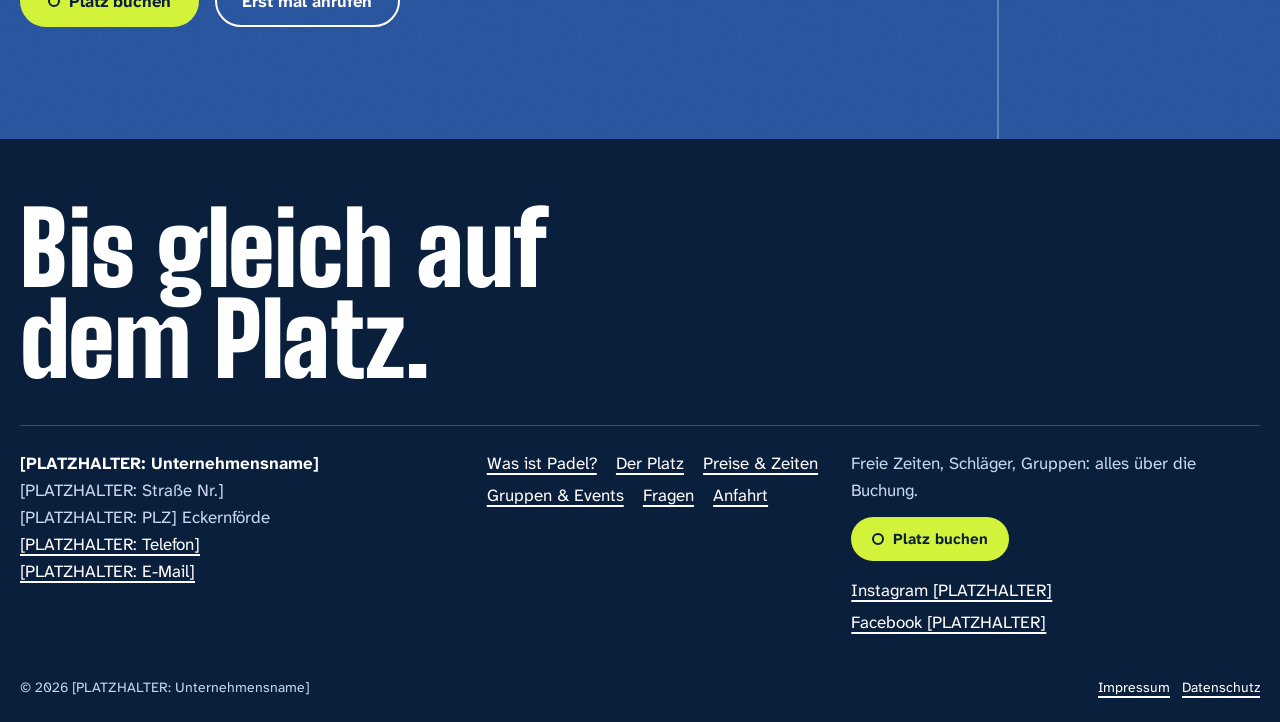
<file: padel.html>
<!DOCTYPE html>
<html lang="de">
<head>
  <meta charset="utf-8">
  <meta name="viewport" content="width=device-width, initial-scale=1">
  <title>Was ist Padel? Regeln & erste Stunde | Padel Eckernförde</title>
  <meta name="description" content="Padel einfach erklärt: der Court, die wichtigsten Regeln und wie eure erste Stunde abläuft. Jetzt in Eckernförde ausprobieren.">
  <meta name="theme-color" content="#1f4e9a">
  <link rel="canonical" href="https://www.example.com/padel.html"><!-- [PLATZHALTER: echte Domain] -->

  <meta property="og:type" content="website">
  <meta property="og:locale" content="de_DE">
  <meta property="og:title" content="Was ist Padel? Regeln & erste Stunde | Padel Eckernförde">
  <meta property="og:description" content="Padel einfach erklärt: der Court, die wichtigsten Regeln und wie eure erste Stunde abläuft. Jetzt in Eckernförde ausprobieren.">
  <meta property="og:url" content="https://www.example.com/padel.html">
  <meta property="og:image" content="https://www.example.com/assets/img/og-image.jpg"><!-- [PLATZHALTER: Teilen-Bild 1200x630] -->

  <link rel="icon" href="assets/img/favicon.svg" type="image/svg+xml">

  <!-- Schriften: Big Shoulders Display (Überschriften) + Atkinson Hyperlegible Next (Text).
       DSGVO: vor Livegang lokal hosten (siehe DESIGN.md). -->
  <link rel="preconnect" href="https://fonts.googleapis.com">
  <link rel="preconnect" href="https://fonts.gstatic.com" crossorigin>
  <link href="https://fonts.googleapis.com/css2?family=Atkinson+Hyperlegible+Next:wght@400;700&amp;family=Big+Shoulders+Display:wght@800;900&amp;display=swap" rel="stylesheet">

  <link rel="stylesheet" href="css/style.css">
</head>
<body>
  <a class="skip" href="#inhalt">Zum Inhalt springen</a>

  <!-- ===== HEADER (auf allen Seiten identisch) ===== -->
  <header class="header">
    <div class="wrap header__in">
      <a class="brand" href="index.html">
        <!-- Logo-Platzhalter: Mark + Name ersetzen, sobald ein Logo existiert -->
        <svg class="brand__mark" viewBox="0 0 40 40" aria-hidden="true"><rect x="3" y="7" width="34" height="26" rx="6" fill="#1f4e9a"/><path d="M20 5v30M9 20h22" stroke="#fff" stroke-width="1.6"/><circle cx="28" cy="13" r="5" fill="#d3f23a" stroke="#0a1f3c" stroke-width="1.5"/></svg>
        <span class="brand__name">[PLATZHALTER: Name]<small>Padel in Eckernförde</small></span>
      </a>
      <nav id="nav" class="nav" aria-label="Hauptnavigation">
        <ul>
            <li><a href="index.html">Start</a></li>
            <li><a href="padel.html" aria-current="page">Padel?</a></li>
            <li><a href="platz.html">Der Platz</a></li>
            <li><a href="preise.html">Preise</a></li>
            <li><a href="angebote.html">Gruppen & Events</a></li>
            <li><a href="faq.html">Fragen</a></li>
            <li><a href="kontakt.html">Anfahrt</a></li>
        </ul>
      </nav>
      <div class="header__right">
        <a class="btn btn--book btn--small header__cta" href="buchen.html">Platz buchen</a>
        <button class="burger" type="button" aria-expanded="false" aria-controls="nav" aria-label="Menü öffnen">
          <svg class="bars" viewBox="0 0 24 24" fill="none" stroke="currentColor" stroke-width="2.4" stroke-linecap="round" aria-hidden="true"><path d="M4 8h16M4 16h16"/></svg>
          <svg class="x" viewBox="0 0 24 24" fill="none" stroke="currentColor" stroke-width="2.4" stroke-linecap="round" aria-hidden="true"><path d="M6 6l12 12M18 6L6 18"/></svg>
        </button>
      </div>
    </div>
  </header>

  <main id="inhalt">
    <!-- Seitenkopf: Titel im „Court“-Rahmen -->
    <header class="pagehead">
      <div class="wrap">
        <div class="pagehead__frame">
          <span class="pagehead__ball" aria-hidden="true"></span>
          <nav class="crumbs" aria-label="Brotkrumen"><ol><li><a href="index.html">Start</a></li><li><span aria-current="page">Padel?</span></li></ol></nav>
          <h1>Was ist Padel?</h1>
          <p class="lead">Ein Rückschlagsport aus Tennis und Squash: kleines Feld, Wände ringsum, fast immer zu viert. Man lernt ihn in einer Stunde – und spielt dann lange weiter.</p>
          <div class="actions"><a class="btn btn--book" href="buchen.html">Platz buchen</a></div>
        </div>
      </div>
    </header>

    <section class="band" aria-labelledby="court-title">
      <div class="wrap two">
        <div class="sticky-col">
          <h2 id="court-title">Der Court.</h2>
          <p>20 Meter lang, 10 Meter breit, in der Mitte ein Netz. An den Stirnseiten und am Anfang der Seiten stehen Glaswände, dazwischen Gitter. Geschlagen wird mit einem kompakten Schläger ohne Saiten, gezählt wie beim Tennis.</p>
        </div>
        <div>
          <svg class="court-svg" viewBox="-10 -10 220 120" role="img" aria-label="Padel-Court von oben mit Markierungen A bis D">
            <rect class="turf" x="0" y="0" width="200" height="100" rx="6"/>
            <g class="lines">
              <path d="M30.5 0V100M169.5 0V100M30.5 50H169.5"/>
            </g>
            <path class="mesh" d="M40 0H160M40 100H160"/>
            <path class="glass" d="M40 0H6Q0 0 0 6V94Q0 100 6 100H40M160 0H194Q200 0 200 6V94Q200 100 194 100H160"/>
            <line class="net" x1="100" y1="-4" x2="100" y2="104"/>
            <g class="pin"><circle cx="14" cy="24" r="7"/><text x="14" y="24">A</text></g><g class="pin"><circle cx="100" cy="14" r="7"/><text x="100" y="14">B</text></g><g class="pin"><circle cx="169.5" cy="80" r="7"/><text x="169.5" y="80">C</text></g><g class="pin"><circle cx="122" cy="100" r="7"/><text x="122" y="100">D</text></g>
          </svg>
          <div style="margin-top:var(--s4)">
          <ul class="legend">
            <li><b aria-hidden="true">A</b><div><strong>Glaswand</strong>Springt der Ball erst im eigenen Feld auf und dann gegen die Wand, ist er weiter im Spiel. Genau das macht Padel so verzeihend.</div></li>
            <li><b aria-hidden="true">B</b><div><strong>Netz</strong>Gespielt wird fast immer zu zweit gegen zwei. Ihr steht nah beieinander – man redet, lacht, ruft sich Bälle zu.</div></li>
            <li><b aria-hidden="true">C</b><div><strong>Aufschlaglinie</strong>Aufgeschlagen wird von unten, diagonal ins Feld gegenüber. Kein harter Überkopf-Aufschlag wie beim Tennis.</div></li>
            <li><b aria-hidden="true">D</b><div><strong>Gitter</strong>Zählt nach dem Aufsprung auch als Wand – springt aber unberechenbarer zurück. Sorgt für die lustigsten Ballwechsel.</div></li>
          </ul>
          </div>
        </div>
      </div>
    </section>

    <section class="band band--paper2" aria-labelledby="rules-title">
      <div class="wrap two two--even">
        <div>
          <h2 id="rules-title">Die Regeln, die ihr wirklich braucht.</h2>
          <p style="color:var(--text-soft)">Den Rest erklärt euch das Spiel selbst.</p>
        </div>
        <dl class="spec">
          <div><dt>Aufschlag</dt><dd>Hinter der Aufschlaglinie einmal auftippen lassen, unterhalb der Hüfte schlagen, diagonal ins Aufschlagfeld gegenüber.</dd></div>
          <div><dt>Wand</dt><dd>Erst Boden, dann Wand: Der Ball bleibt im Spiel. Erst Wand ohne Bodenkontakt im Feld des Gegners: Punkt verloren.</dd></div>
          <div><dt>Volley</dt><dd>Bälle aus der Luft sind erlaubt – nur den Aufschlag müsst ihr erst aufspringen lassen.</dd></div>
          <div><dt>Zählen</dt><dd>15, 30, 40, Spiel. Sätze wie beim Tennis.</dd></div>
        </dl>
      </div>
    </section>

    <section class="band band--loud" aria-labelledby="hour-title">
      <div class="wrap two">
        <div class="sticky-col">
          <h2 id="hour-title">So läuft eure erste Stunde.</h2>
          <p style="color:var(--text-soft)"><span class="muster">MUSTERTEXT</span>Ungefähr. Jede Gruppe ist anders.</p>
        </div>
        <ol class="minutes">
          <li><time>0 Min.</time><span class="muster">MUSTERTEXT</span>Ankommen, Schläger leihen <span class="ph">[PLATZHALTER: bestätigen]</span>, kurz die Wände anschauen. Niemand kann es – das ist das Schöne.</li>
          <li><time>10 Min.</time><span class="muster">MUSTERTEXT</span>Bälle hin und her spielen, ohne zu zählen. Die ersten Bälle gehen in die Wand, ein paar kommen zurück.</li>
          <li><time>25 Min.</time><span class="muster">MUSTERTEXT</span>Aufschlag von unten ausprobieren. Ab hier wird gezählt, zumindest so ungefähr.</li>
          <li><time>45 Min.</time><span class="muster">MUSTERTEXT</span>Der erste lange Ballwechsel über die Glaswand. Danach will meistens jemand „noch ein Spiel“.</li>
          <li><time>60 Min.</time><span class="muster">MUSTERTEXT</span>Nächsten Termin ausmachen.</li>
        </ol>
      </div>
    </section>

    <!-- ===== ABSCHLUSS ===== -->
    <section class="closer" aria-labelledby="closer-title">
      <div class="closer__lines" aria-hidden="true"></div>
      <div class="wrap">
        <h2 id="closer-title">Probiert’s aus.</h2>
        <p><span class="muster">MUSTERTEXT</span>Sucht euch einen Termin aus, sagt den anderen drei Bescheid – den Rest klärt ihr auf dem Court.</p>
        <div class="actions">
          <a class="btn btn--book" href="buchen.html">Platz buchen</a>
          <a class="btn btn--line" href="kontakt.html">Erst mal anrufen</a>
        </div>
      </div>
    </section>
  </main>

  <!-- ===== FOOTER (auf allen Seiten identisch) ===== -->
  <footer class="footer">
    <div class="wrap">
      <p class="footer__big">Bis gleich auf dem Platz.</p>
      <div class="footer__row">
        <address>
          <strong style="color:#fff">[PLATZHALTER: Unternehmensname]</strong><br>
          [PLATZHALTER: Straße Nr.]<br>
          [PLATZHALTER: PLZ] Eckernförde<br>
          <a href="tel:+490000000000">[PLATZHALTER: Telefon]</a><br>
          <a href="mailto:info@example.com">[PLATZHALTER: E-Mail]</a>
        </address>
        <nav aria-label="Footer">
          <ul>
            <li><a href="padel.html">Was ist Padel?</a></li>
            <li><a href="platz.html">Der Platz</a></li>
            <li><a href="preise.html">Preise &amp; Zeiten</a></li>
            <li><a href="angebote.html">Gruppen &amp; Events</a></li>
            <li><a href="faq.html">Fragen</a></li>
            <li><a href="kontakt.html">Anfahrt</a></li>
          </ul>
        </nav>
        <div>
          <p style="margin-bottom:.8rem">Freie Zeiten, Schläger, Gruppen: alles über die Buchung.</p>
          <a class="btn btn--book btn--small" href="buchen.html">Platz buchen</a>
          <ul style="margin-top:1rem">
            <li><a href="#">Instagram [PLATZHALTER]</a></li>
            <li><a href="#">Facebook [PLATZHALTER]</a></li>
          </ul>
        </div>
      </div>
      <div class="footer__legal">
        <span>© <span data-year>2026</span> [PLATZHALTER: Unternehmensname]</span>
        <span><a href="impressum.html">Impressum</a> &nbsp; <a href="datenschutz.html">Datenschutz</a></span>
      </div>
    </div>
  </footer>

  <!-- Buchungsleiste fürs Smartphone -->
  <div class="bookbar">
    <a class="btn btn--book" href="buchen.html">Platz buchen</a>
    <a class="call" href="tel:+490000000000" aria-label="Anrufen ([PLATZHALTER: Telefon])"><svg viewBox="0 0 24 24" fill="none" stroke="currentColor" stroke-width="2" stroke-linecap="round" stroke-linejoin="round" aria-hidden="true"><path d="M5 3h4l2 5-2.5 1.5a11 11 0 0 0 6 6L16 13l5 2v4a2 2 0 0 1-2 2A16 16 0 0 1 3 5a2 2 0 0 1 2-2z"/></svg></a>
  </div>

  <script src="js/main.js" defer></script>
</body>
</html>
</file>
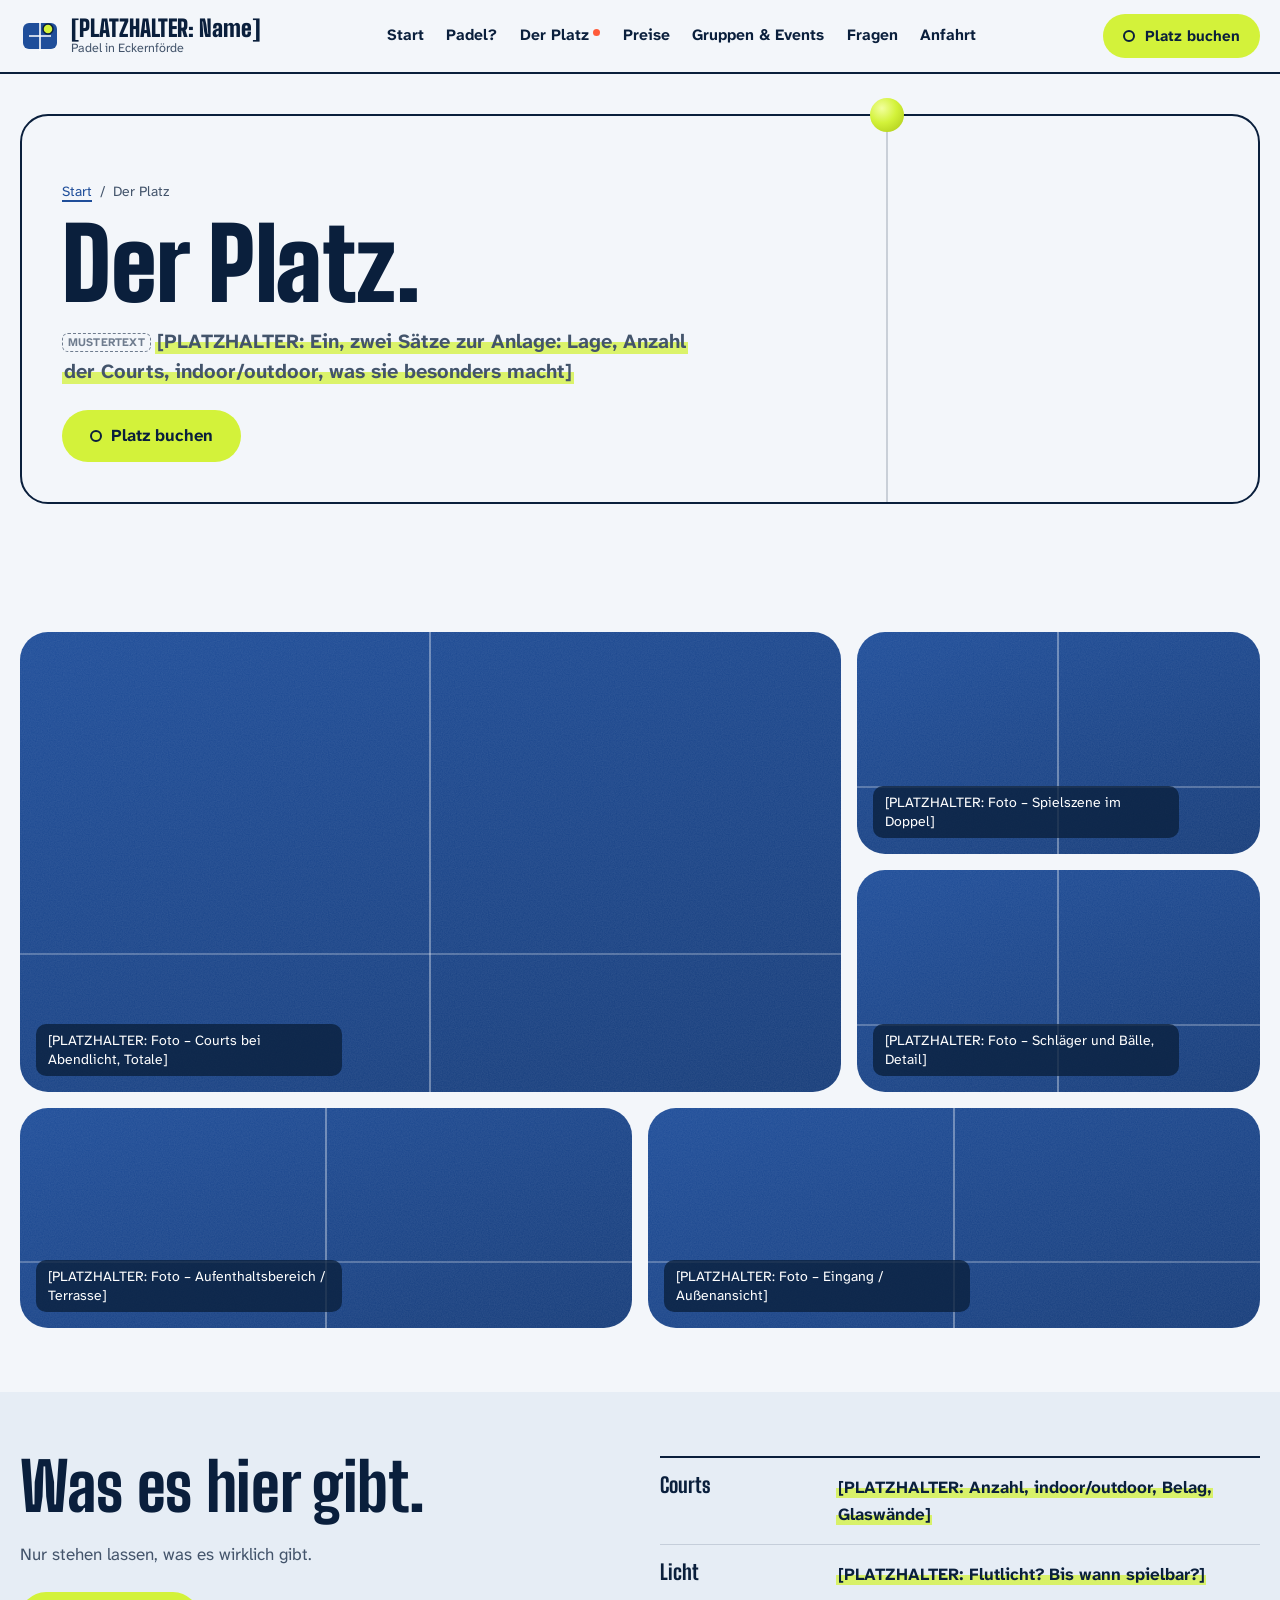
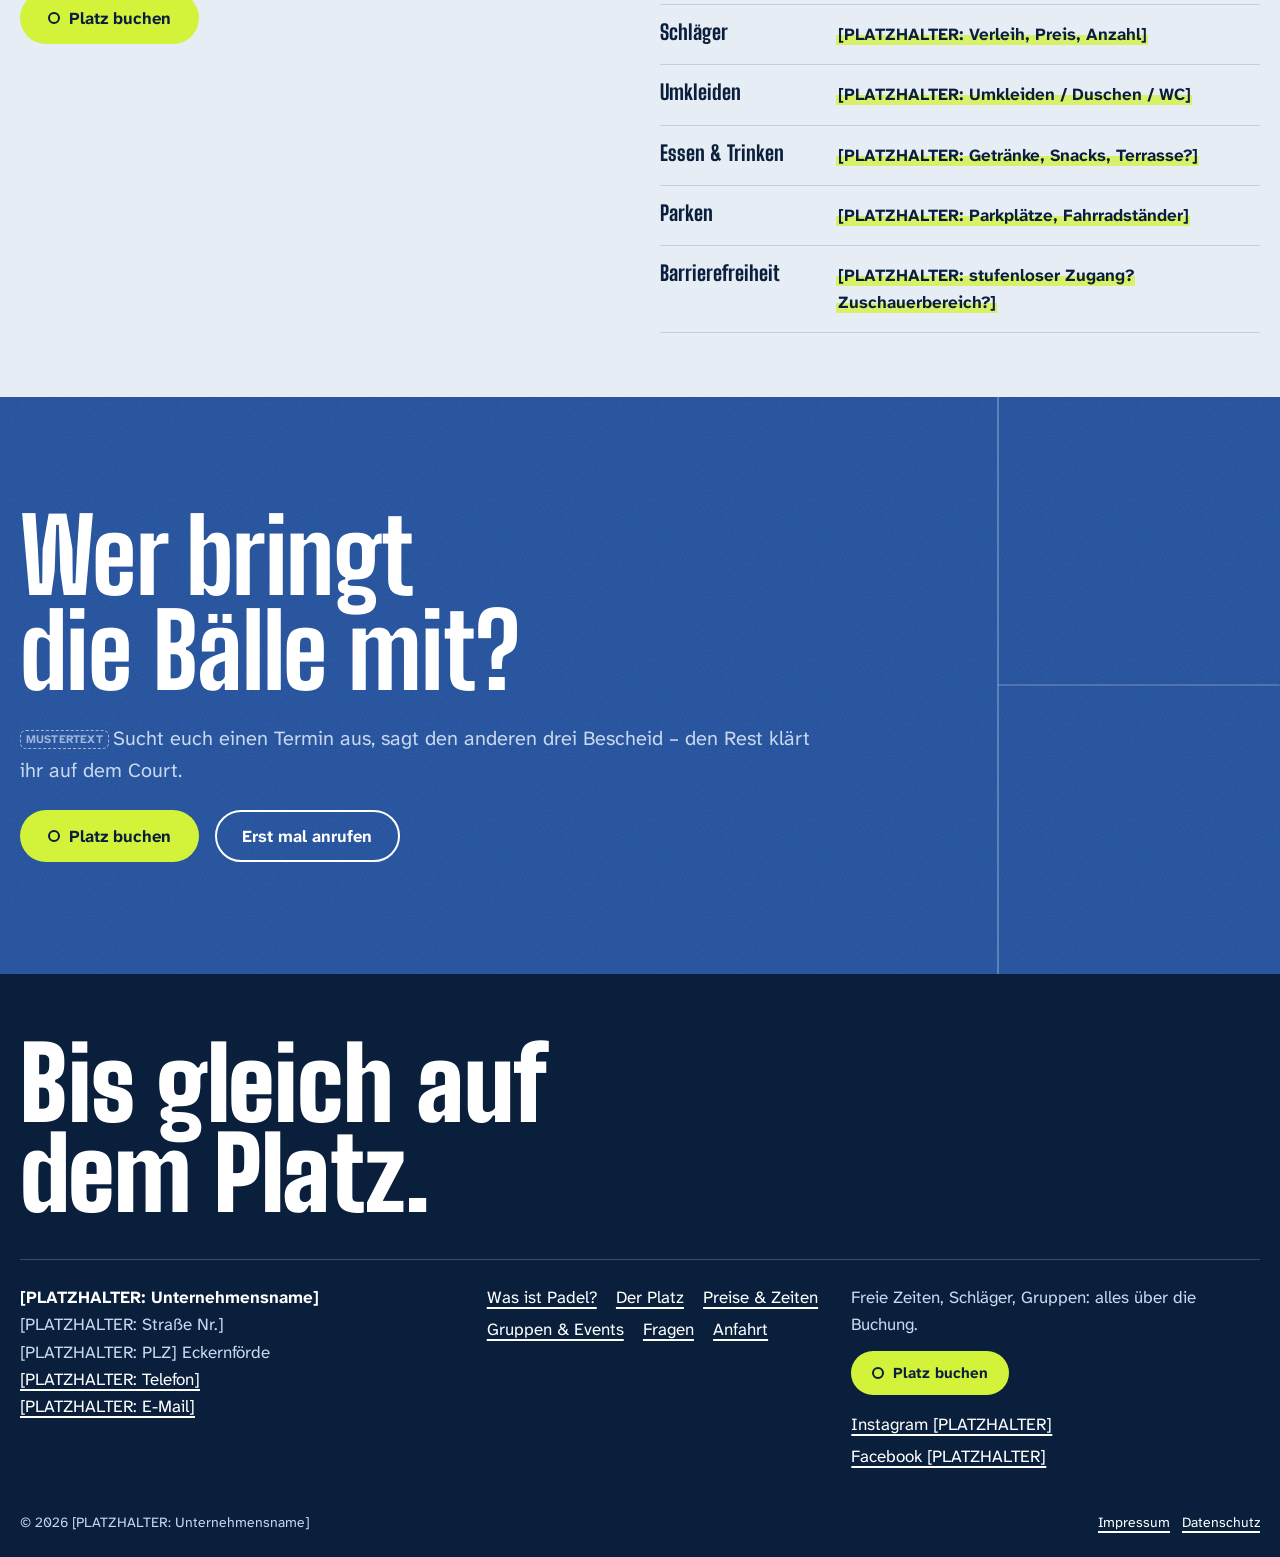
<file: platz.html>
<!DOCTYPE html>
<html lang="de">
<head>
  <meta charset="utf-8">
  <meta name="viewport" content="width=device-width, initial-scale=1">
  <title>Der Platz – Padel-Anlage in Eckernförde | [PLATZHALTER: Name]</title>
  <meta name="description" content="Die Padel-Anlage in Eckernförde: Courts, Ausstattung, Parken und Bilder. Court online buchen.">
  <meta name="theme-color" content="#1f4e9a">
  <link rel="canonical" href="https://www.example.com/platz.html"><!-- [PLATZHALTER: echte Domain] -->

  <meta property="og:type" content="website">
  <meta property="og:locale" content="de_DE">
  <meta property="og:title" content="Der Platz – Padel-Anlage in Eckernförde | [PLATZHALTER: Name]">
  <meta property="og:description" content="Die Padel-Anlage in Eckernförde: Courts, Ausstattung, Parken und Bilder. Court online buchen.">
  <meta property="og:url" content="https://www.example.com/platz.html">
  <meta property="og:image" content="https://www.example.com/assets/img/og-image.jpg"><!-- [PLATZHALTER: Teilen-Bild 1200x630] -->

  <link rel="icon" href="assets/img/favicon.svg" type="image/svg+xml">

  <!-- Schriften: Big Shoulders Display (Überschriften) + Atkinson Hyperlegible Next (Text).
       DSGVO: vor Livegang lokal hosten (siehe DESIGN.md). -->
  <link rel="preconnect" href="https://fonts.googleapis.com">
  <link rel="preconnect" href="https://fonts.gstatic.com" crossorigin>
  <link href="https://fonts.googleapis.com/css2?family=Atkinson+Hyperlegible+Next:wght@400;700&amp;family=Big+Shoulders+Display:wght@800;900&amp;display=swap" rel="stylesheet">

  <link rel="stylesheet" href="css/style.css">
</head>
<body>
  <a class="skip" href="#inhalt">Zum Inhalt springen</a>

  <!-- ===== HEADER (auf allen Seiten identisch) ===== -->
  <header class="header">
    <div class="wrap header__in">
      <a class="brand" href="index.html">
        <!-- Logo-Platzhalter: Mark + Name ersetzen, sobald ein Logo existiert -->
        <svg class="brand__mark" viewBox="0 0 40 40" aria-hidden="true"><rect x="3" y="7" width="34" height="26" rx="6" fill="#1f4e9a"/><path d="M20 5v30M9 20h22" stroke="#fff" stroke-width="1.6"/><circle cx="28" cy="13" r="5" fill="#d3f23a" stroke="#0a1f3c" stroke-width="1.5"/></svg>
        <span class="brand__name">[PLATZHALTER: Name]<small>Padel in Eckernförde</small></span>
      </a>
      <nav id="nav" class="nav" aria-label="Hauptnavigation">
        <ul>
            <li><a href="index.html">Start</a></li>
            <li><a href="padel.html">Padel?</a></li>
            <li><a href="platz.html" aria-current="page">Der Platz</a></li>
            <li><a href="preise.html">Preise</a></li>
            <li><a href="angebote.html">Gruppen & Events</a></li>
            <li><a href="faq.html">Fragen</a></li>
            <li><a href="kontakt.html">Anfahrt</a></li>
        </ul>
      </nav>
      <div class="header__right">
        <a class="btn btn--book btn--small header__cta" href="buchen.html">Platz buchen</a>
        <button class="burger" type="button" aria-expanded="false" aria-controls="nav" aria-label="Menü öffnen">
          <svg class="bars" viewBox="0 0 24 24" fill="none" stroke="currentColor" stroke-width="2.4" stroke-linecap="round" aria-hidden="true"><path d="M4 8h16M4 16h16"/></svg>
          <svg class="x" viewBox="0 0 24 24" fill="none" stroke="currentColor" stroke-width="2.4" stroke-linecap="round" aria-hidden="true"><path d="M6 6l12 12M18 6L6 18"/></svg>
        </button>
      </div>
    </div>
  </header>

  <main id="inhalt">
    <!-- Seitenkopf: Titel im „Court“-Rahmen -->
    <header class="pagehead">
      <div class="wrap">
        <div class="pagehead__frame">
          <span class="pagehead__ball" aria-hidden="true"></span>
          <nav class="crumbs" aria-label="Brotkrumen"><ol><li><a href="index.html">Start</a></li><li><span aria-current="page">Der Platz</span></li></ol></nav>
          <h1>Der Platz.</h1>
          <p class="lead"><span class="muster">MUSTERTEXT</span><span class="ph">[PLATZHALTER: Ein, zwei Sätze zur Anlage: Lage, Anzahl der Courts, indoor/outdoor, was sie besonders macht]</span></p>
          <div class="actions"><a class="btn btn--book" href="buchen.html">Platz buchen</a></div>
        </div>
      </div>
    </header>

    <section class="band" aria-labelledby="gal-title">
      <div class="wrap">
        <h2 id="gal-title" class="vh">Bilder der Anlage</h2>
        <div class="gallery">
          <div class="photo " role="img" aria-label="Fotoplatzhalter: Courts bei Abendlicht, Totale"><span>[PLATZHALTER: Foto – Courts bei Abendlicht, Totale]</span></div>
          <div class="photo " role="img" aria-label="Fotoplatzhalter: Spielszene im Doppel"><span>[PLATZHALTER: Foto – Spielszene im Doppel]</span></div>
          <div class="photo " role="img" aria-label="Fotoplatzhalter: Schläger und Bälle, Detail"><span>[PLATZHALTER: Foto – Schläger und Bälle, Detail]</span></div>
          <div class="photo " role="img" aria-label="Fotoplatzhalter: Aufenthaltsbereich / Terrasse"><span>[PLATZHALTER: Foto – Aufenthaltsbereich / Terrasse]</span></div>
          <div class="photo " role="img" aria-label="Fotoplatzhalter: Eingang / Außenansicht"><span>[PLATZHALTER: Foto – Eingang / Außenansicht]</span></div>
        </div>
      </div>
    </section>

    <section class="band band--paper2" aria-labelledby="spec-title">
      <div class="wrap two two--even">
        <div class="sticky-col">
          <h2 id="spec-title">Was es hier gibt.</h2>
          <p style="color:var(--text-soft)">Nur stehen lassen, was es wirklich gibt.</p>
          <div class="actions"><a class="btn btn--book" href="buchen.html">Platz buchen</a></div>
        </div>
        <dl class="spec">
          <div><dt>Courts</dt><dd><span class="ph">[PLATZHALTER: Anzahl, indoor/outdoor, Belag, Glaswände]</span></dd></div>
          <div><dt>Licht</dt><dd><span class="ph">[PLATZHALTER: Flutlicht? Bis wann spielbar?]</span></dd></div>
          <div><dt>Schläger</dt><dd><span class="ph">[PLATZHALTER: Verleih, Preis, Anzahl]</span></dd></div>
          <div><dt>Umkleiden</dt><dd><span class="ph">[PLATZHALTER: Umkleiden / Duschen / WC]</span></dd></div>
          <div><dt>Essen &amp; Trinken</dt><dd><span class="ph">[PLATZHALTER: Getränke, Snacks, Terrasse?]</span></dd></div>
          <div><dt>Parken</dt><dd><span class="ph">[PLATZHALTER: Parkplätze, Fahrradständer]</span></dd></div>
          <div><dt>Barrierefreiheit</dt><dd><span class="ph">[PLATZHALTER: stufenloser Zugang? Zuschauerbereich?]</span></dd></div>
        </dl>
      </div>
    </section>

    <!-- ===== ABSCHLUSS ===== -->
    <section class="closer" aria-labelledby="closer-title">
      <div class="closer__lines" aria-hidden="true"></div>
      <div class="wrap">
        <h2 id="closer-title">Wer bringt die Bälle mit?</h2>
        <p><span class="muster">MUSTERTEXT</span>Sucht euch einen Termin aus, sagt den anderen drei Bescheid – den Rest klärt ihr auf dem Court.</p>
        <div class="actions">
          <a class="btn btn--book" href="buchen.html">Platz buchen</a>
          <a class="btn btn--line" href="kontakt.html">Erst mal anrufen</a>
        </div>
      </div>
    </section>
  </main>

  <!-- ===== FOOTER (auf allen Seiten identisch) ===== -->
  <footer class="footer">
    <div class="wrap">
      <p class="footer__big">Bis gleich auf dem Platz.</p>
      <div class="footer__row">
        <address>
          <strong style="color:#fff">[PLATZHALTER: Unternehmensname]</strong><br>
          [PLATZHALTER: Straße Nr.]<br>
          [PLATZHALTER: PLZ] Eckernförde<br>
          <a href="tel:+490000000000">[PLATZHALTER: Telefon]</a><br>
          <a href="mailto:info@example.com">[PLATZHALTER: E-Mail]</a>
        </address>
        <nav aria-label="Footer">
          <ul>
            <li><a href="padel.html">Was ist Padel?</a></li>
            <li><a href="platz.html">Der Platz</a></li>
            <li><a href="preise.html">Preise &amp; Zeiten</a></li>
            <li><a href="angebote.html">Gruppen &amp; Events</a></li>
            <li><a href="faq.html">Fragen</a></li>
            <li><a href="kontakt.html">Anfahrt</a></li>
          </ul>
        </nav>
        <div>
          <p style="margin-bottom:.8rem">Freie Zeiten, Schläger, Gruppen: alles über die Buchung.</p>
          <a class="btn btn--book btn--small" href="buchen.html">Platz buchen</a>
          <ul style="margin-top:1rem">
            <li><a href="#">Instagram [PLATZHALTER]</a></li>
            <li><a href="#">Facebook [PLATZHALTER]</a></li>
          </ul>
        </div>
      </div>
      <div class="footer__legal">
        <span>© <span data-year>2026</span> [PLATZHALTER: Unternehmensname]</span>
        <span><a href="impressum.html">Impressum</a> &nbsp; <a href="datenschutz.html">Datenschutz</a></span>
      </div>
    </div>
  </footer>

  <!-- Buchungsleiste fürs Smartphone -->
  <div class="bookbar">
    <a class="btn btn--book" href="buchen.html">Platz buchen</a>
    <a class="call" href="tel:+490000000000" aria-label="Anrufen ([PLATZHALTER: Telefon])"><svg viewBox="0 0 24 24" fill="none" stroke="currentColor" stroke-width="2" stroke-linecap="round" stroke-linejoin="round" aria-hidden="true"><path d="M5 3h4l2 5-2.5 1.5a11 11 0 0 0 6 6L16 13l5 2v4a2 2 0 0 1-2 2A16 16 0 0 1 3 5a2 2 0 0 1 2-2z"/></svg></a>
  </div>

  <script src="js/main.js" defer></script>
</body>
</html>
</file>
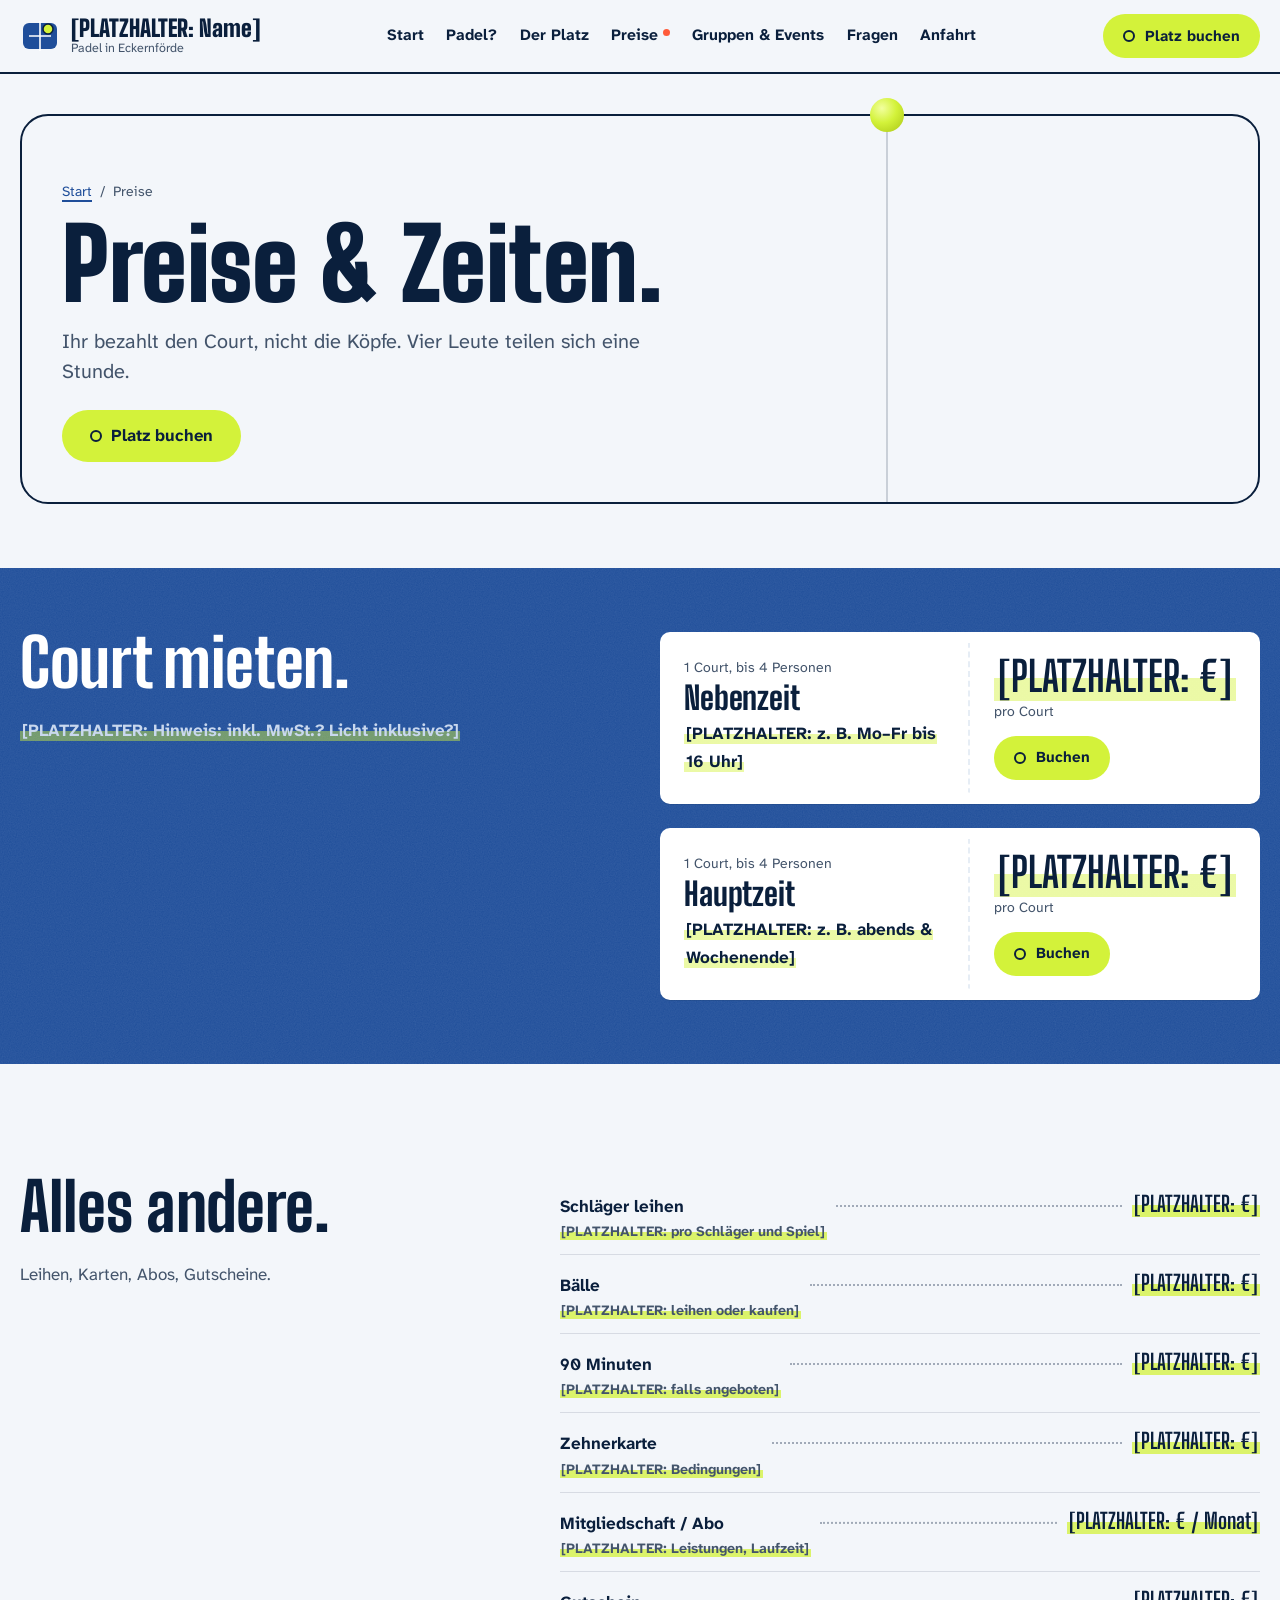
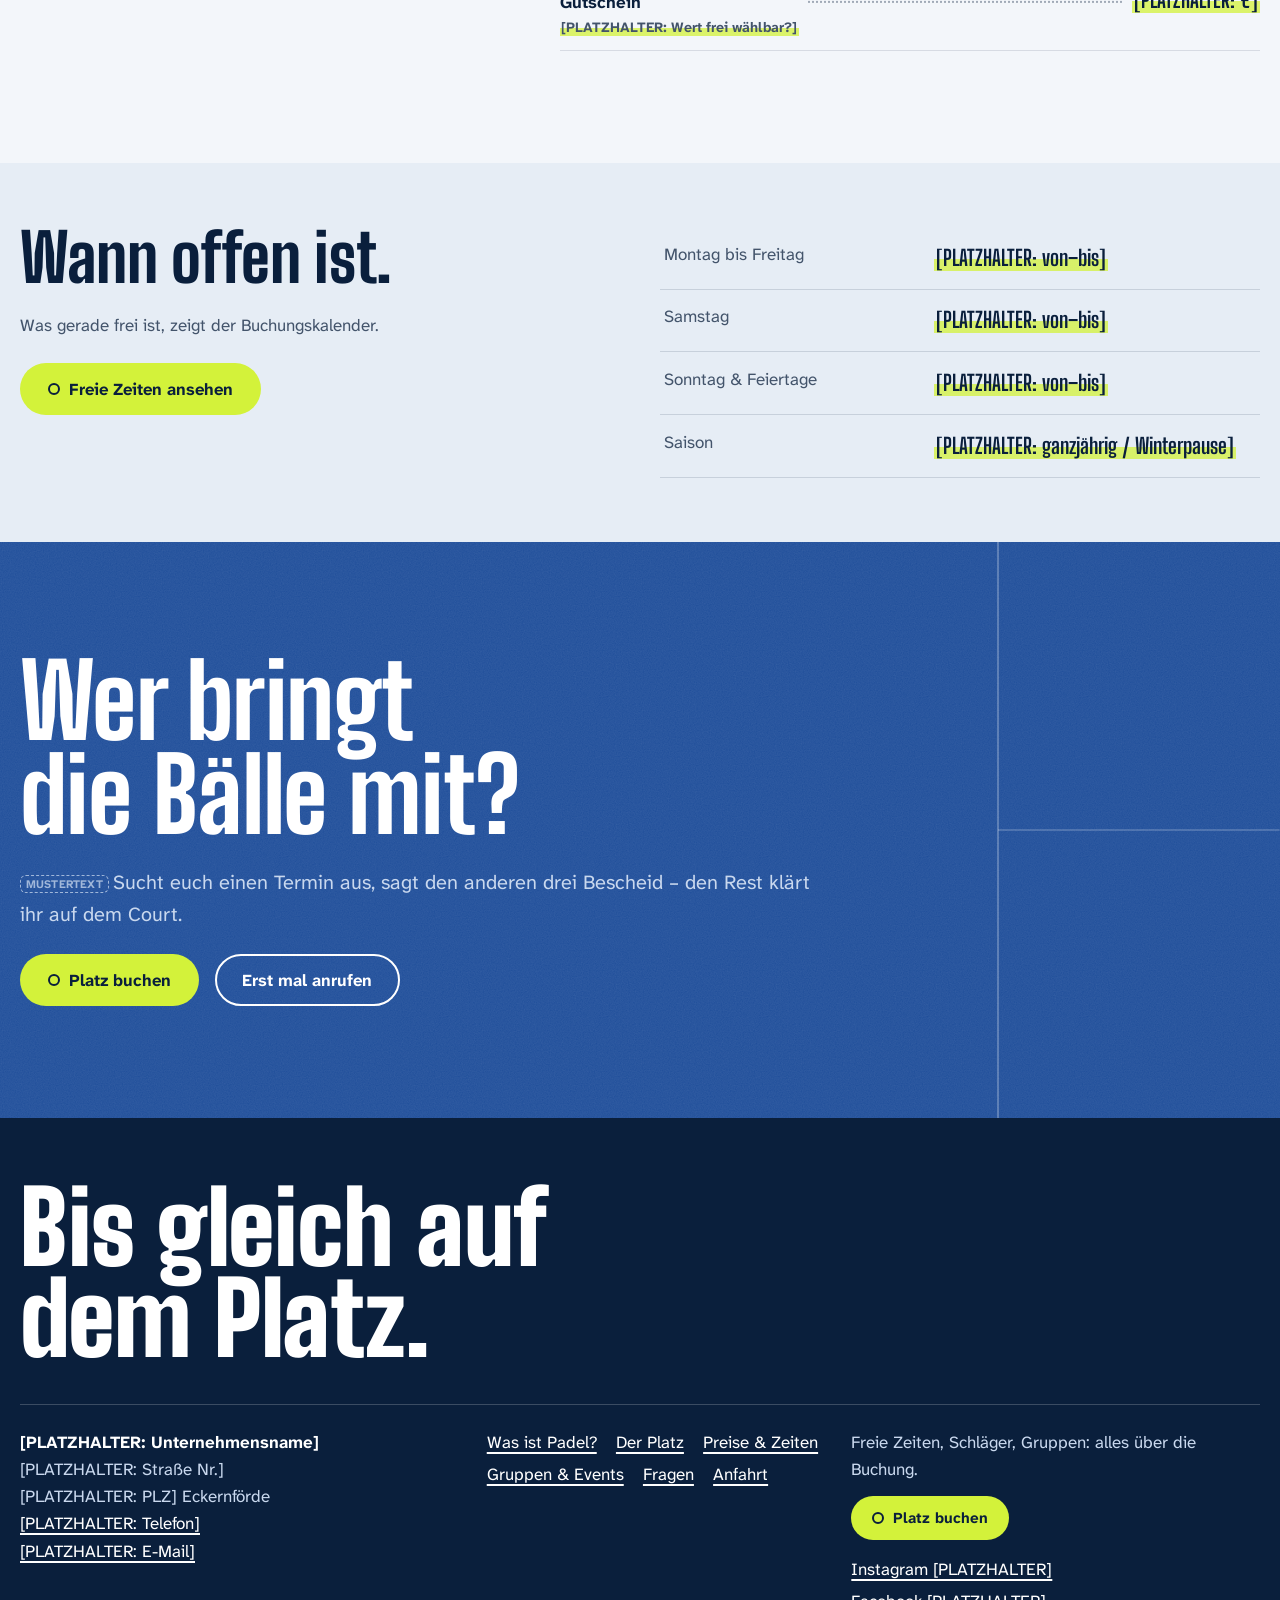
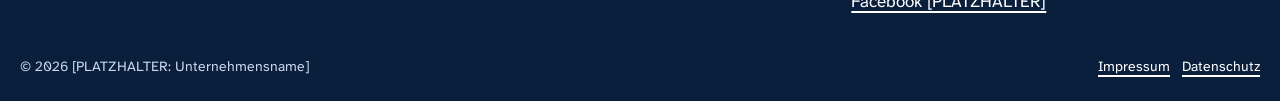
<file: preise.html>
<!DOCTYPE html>
<html lang="de">
<head>
  <meta charset="utf-8">
  <meta name="viewport" content="width=device-width, initial-scale=1">
  <title>Preise & Öffnungszeiten | Padel Eckernförde</title>
  <meta name="description" content="Was Padel in Eckernförde kostet: Court-Miete, Schlägerverleih, Karten, Abos und Öffnungszeiten.">
  <meta name="theme-color" content="#1f4e9a">
  <link rel="canonical" href="https://www.example.com/preise.html"><!-- [PLATZHALTER: echte Domain] -->

  <meta property="og:type" content="website">
  <meta property="og:locale" content="de_DE">
  <meta property="og:title" content="Preise & Öffnungszeiten | Padel Eckernförde">
  <meta property="og:description" content="Was Padel in Eckernförde kostet: Court-Miete, Schlägerverleih, Karten, Abos und Öffnungszeiten.">
  <meta property="og:url" content="https://www.example.com/preise.html">
  <meta property="og:image" content="https://www.example.com/assets/img/og-image.jpg"><!-- [PLATZHALTER: Teilen-Bild 1200x630] -->

  <link rel="icon" href="assets/img/favicon.svg" type="image/svg+xml">

  <!-- Schriften: Big Shoulders Display (Überschriften) + Atkinson Hyperlegible Next (Text).
       DSGVO: vor Livegang lokal hosten (siehe DESIGN.md). -->
  <link rel="preconnect" href="https://fonts.googleapis.com">
  <link rel="preconnect" href="https://fonts.gstatic.com" crossorigin>
  <link href="https://fonts.googleapis.com/css2?family=Atkinson+Hyperlegible+Next:wght@400;700&amp;family=Big+Shoulders+Display:wght@800;900&amp;display=swap" rel="stylesheet">

  <link rel="stylesheet" href="css/style.css">
</head>
<body>
  <a class="skip" href="#inhalt">Zum Inhalt springen</a>

  <!-- ===== HEADER (auf allen Seiten identisch) ===== -->
  <header class="header">
    <div class="wrap header__in">
      <a class="brand" href="index.html">
        <!-- Logo-Platzhalter: Mark + Name ersetzen, sobald ein Logo existiert -->
        <svg class="brand__mark" viewBox="0 0 40 40" aria-hidden="true"><rect x="3" y="7" width="34" height="26" rx="6" fill="#1f4e9a"/><path d="M20 5v30M9 20h22" stroke="#fff" stroke-width="1.6"/><circle cx="28" cy="13" r="5" fill="#d3f23a" stroke="#0a1f3c" stroke-width="1.5"/></svg>
        <span class="brand__name">[PLATZHALTER: Name]<small>Padel in Eckernförde</small></span>
      </a>
      <nav id="nav" class="nav" aria-label="Hauptnavigation">
        <ul>
            <li><a href="index.html">Start</a></li>
            <li><a href="padel.html">Padel?</a></li>
            <li><a href="platz.html">Der Platz</a></li>
            <li><a href="preise.html" aria-current="page">Preise</a></li>
            <li><a href="angebote.html">Gruppen & Events</a></li>
            <li><a href="faq.html">Fragen</a></li>
            <li><a href="kontakt.html">Anfahrt</a></li>
        </ul>
      </nav>
      <div class="header__right">
        <a class="btn btn--book btn--small header__cta" href="buchen.html">Platz buchen</a>
        <button class="burger" type="button" aria-expanded="false" aria-controls="nav" aria-label="Menü öffnen">
          <svg class="bars" viewBox="0 0 24 24" fill="none" stroke="currentColor" stroke-width="2.4" stroke-linecap="round" aria-hidden="true"><path d="M4 8h16M4 16h16"/></svg>
          <svg class="x" viewBox="0 0 24 24" fill="none" stroke="currentColor" stroke-width="2.4" stroke-linecap="round" aria-hidden="true"><path d="M6 6l12 12M18 6L6 18"/></svg>
        </button>
      </div>
    </div>
  </header>

  <main id="inhalt">
    <!-- Seitenkopf: Titel im „Court“-Rahmen -->
    <header class="pagehead">
      <div class="wrap">
        <div class="pagehead__frame">
          <span class="pagehead__ball" aria-hidden="true"></span>
          <nav class="crumbs" aria-label="Brotkrumen"><ol><li><a href="index.html">Start</a></li><li><span aria-current="page">Preise</span></li></ol></nav>
          <h1>Preise &amp; Zeiten.</h1>
          <p class="lead">Ihr bezahlt den Court, nicht die Köpfe. Vier Leute teilen sich eine Stunde.</p>
          <div class="actions"><a class="btn btn--book" href="buchen.html">Platz buchen</a></div>
        </div>
      </div>
    </header>

    <section class="band band--court" aria-labelledby="court-price">
      <div class="wrap two two--even">
        <div>
          <h2 id="court-price">Court mieten.</h2>
          <p style="color:var(--on-court-soft)"><span class="ph">[PLATZHALTER: Hinweis: inkl. MwSt.? Licht inklusive?]</span></p>
        </div>
        <div class="tickets">
          <div class="ticket">
              <div class="ticket__main">
                <p class="ticket__label">1 Court, bis 4 Personen</p>
                <h3>Nebenzeit</h3>
                <p style="margin:0"><span class="ph">[PLATZHALTER: z. B. Mo–Fr bis 16 Uhr]</span></p>
              </div>
              <div class="ticket__stub">
                <p class="ticket__price"><span class="ph">[PLATZHALTER: €]</span></p>
                <p class="ticket__per">pro Court</p>
                <a class="btn btn--book btn--small" href="buchen.html">Buchen</a>
              </div>
            </div>
          <div class="ticket">
              <div class="ticket__main">
                <p class="ticket__label">1 Court, bis 4 Personen</p>
                <h3>Hauptzeit</h3>
                <p style="margin:0"><span class="ph">[PLATZHALTER: z. B. abends &amp; Wochenende]</span></p>
              </div>
              <div class="ticket__stub">
                <p class="ticket__price"><span class="ph">[PLATZHALTER: €]</span></p>
                <p class="ticket__per">pro Court</p>
                <a class="btn btn--book btn--small" href="buchen.html">Buchen</a>
              </div>
            </div>
        </div>
      </div>
    </section>

    <section class="band band--loud" aria-labelledby="extras-title">
      <div class="wrap two">
        <div class="sticky-col">
          <h2 id="extras-title">Alles andere.</h2>
          <p style="color:var(--text-soft)">Leihen, Karten, Abos, Gutscheine.</p>
        </div>
        <ul class="menu">
          <li><span class="what">Schläger leihen<small><span class="ph">[PLATZHALTER: pro Schläger und Spiel]</span></small></span><span class="dots"></span><span class="price"><span class="ph">[PLATZHALTER: €]</span></span></li>
          <li><span class="what">Bälle<small><span class="ph">[PLATZHALTER: leihen oder kaufen]</span></small></span><span class="dots"></span><span class="price"><span class="ph">[PLATZHALTER: €]</span></span></li>
          <li><span class="what">90 Minuten<small><span class="ph">[PLATZHALTER: falls angeboten]</span></small></span><span class="dots"></span><span class="price"><span class="ph">[PLATZHALTER: €]</span></span></li>
          <li><span class="what">Zehnerkarte<small><span class="ph">[PLATZHALTER: Bedingungen]</span></small></span><span class="dots"></span><span class="price"><span class="ph">[PLATZHALTER: €]</span></span></li>
          <li><span class="what">Mitgliedschaft / Abo<small><span class="ph">[PLATZHALTER: Leistungen, Laufzeit]</span></small></span><span class="dots"></span><span class="price"><span class="ph">[PLATZHALTER: € / Monat]</span></span></li>
          <li><span class="what">Gutschein<small><span class="ph">[PLATZHALTER: Wert frei wählbar?]</span></small></span><span class="dots"></span><span class="price"><span class="ph">[PLATZHALTER: €]</span></span></li>
        </ul>
      </div>
    </section>

    <section class="band band--paper2" id="zeiten" aria-labelledby="hours-title">
      <div class="wrap two two--even">
        <div>
          <h2 id="hours-title">Wann offen ist.</h2>
          <p style="color:var(--text-soft)">Was gerade frei ist, zeigt der Buchungskalender.</p>
          <div class="actions"><a class="btn btn--book" href="buchen.html">Freie Zeiten ansehen</a></div>
        </div>
        <table class="tide tide--light">
          <caption class="vh">Öffnungszeiten</caption>
          <tbody>
            <tr><th scope="row">Montag bis Freitag</th><td><span class="ph">[PLATZHALTER: von–bis]</span></td></tr>
            <tr><th scope="row">Samstag</th><td><span class="ph">[PLATZHALTER: von–bis]</span></td></tr>
            <tr><th scope="row">Sonntag &amp; Feiertage</th><td><span class="ph">[PLATZHALTER: von–bis]</span></td></tr>
            <tr><th scope="row">Saison</th><td><span class="ph">[PLATZHALTER: ganzjährig / Winterpause]</span></td></tr>
          </tbody>
        </table>
      </div>
    </section>

    <!-- ===== ABSCHLUSS ===== -->
    <section class="closer" aria-labelledby="closer-title">
      <div class="closer__lines" aria-hidden="true"></div>
      <div class="wrap">
        <h2 id="closer-title">Wer bringt die Bälle mit?</h2>
        <p><span class="muster">MUSTERTEXT</span>Sucht euch einen Termin aus, sagt den anderen drei Bescheid – den Rest klärt ihr auf dem Court.</p>
        <div class="actions">
          <a class="btn btn--book" href="buchen.html">Platz buchen</a>
          <a class="btn btn--line" href="kontakt.html">Erst mal anrufen</a>
        </div>
      </div>
    </section>
  </main>

  <!-- ===== FOOTER (auf allen Seiten identisch) ===== -->
  <footer class="footer">
    <div class="wrap">
      <p class="footer__big">Bis gleich auf dem Platz.</p>
      <div class="footer__row">
        <address>
          <strong style="color:#fff">[PLATZHALTER: Unternehmensname]</strong><br>
          [PLATZHALTER: Straße Nr.]<br>
          [PLATZHALTER: PLZ] Eckernförde<br>
          <a href="tel:+490000000000">[PLATZHALTER: Telefon]</a><br>
          <a href="mailto:info@example.com">[PLATZHALTER: E-Mail]</a>
        </address>
        <nav aria-label="Footer">
          <ul>
            <li><a href="padel.html">Was ist Padel?</a></li>
            <li><a href="platz.html">Der Platz</a></li>
            <li><a href="preise.html">Preise &amp; Zeiten</a></li>
            <li><a href="angebote.html">Gruppen &amp; Events</a></li>
            <li><a href="faq.html">Fragen</a></li>
            <li><a href="kontakt.html">Anfahrt</a></li>
          </ul>
        </nav>
        <div>
          <p style="margin-bottom:.8rem">Freie Zeiten, Schläger, Gruppen: alles über die Buchung.</p>
          <a class="btn btn--book btn--small" href="buchen.html">Platz buchen</a>
          <ul style="margin-top:1rem">
            <li><a href="#">Instagram [PLATZHALTER]</a></li>
            <li><a href="#">Facebook [PLATZHALTER]</a></li>
          </ul>
        </div>
      </div>
      <div class="footer__legal">
        <span>© <span data-year>2026</span> [PLATZHALTER: Unternehmensname]</span>
        <span><a href="impressum.html">Impressum</a> &nbsp; <a href="datenschutz.html">Datenschutz</a></span>
      </div>
    </div>
  </footer>

  <!-- Buchungsleiste fürs Smartphone -->
  <div class="bookbar">
    <a class="btn btn--book" href="buchen.html">Platz buchen</a>
    <a class="call" href="tel:+490000000000" aria-label="Anrufen ([PLATZHALTER: Telefon])"><svg viewBox="0 0 24 24" fill="none" stroke="currentColor" stroke-width="2" stroke-linecap="round" stroke-linejoin="round" aria-hidden="true"><path d="M5 3h4l2 5-2.5 1.5a11 11 0 0 0 6 6L16 13l5 2v4a2 2 0 0 1-2 2A16 16 0 0 1 3 5a2 2 0 0 1 2-2z"/></svg></a>
  </div>

  <script src="js/main.js" defer></script>
</body>
</html>
</file>
<file: css/style.css>
/* ==========================================================================
   Padel Eckernförde – Stylesheet, Entwurf 2 „Court & Bucht“
   Gestaltungsidee: Alles leitet sich vom Padel-Court ab (blauer Belag, weiße
   Linien, Glaswände mit runden Ecken, gelber Ball) und von der Bucht (Tonnen,
   Gezeitentafel, Hafen). Details & Begründungen: DESIGN.md
   1. Tokens  2. Basis  3. Layout  4. Bausteine  5. Seitenbereiche
   6. Header/Footer  7. Bewegung & Barrierefreiheit
   ========================================================================== */

/* 1. Tokens ---------------------------------------------------------------- */
:root {
  /* Farbe – 60 % Papier, 30 % Court-Blau/Tinte, 10 % Ball. Rot nur als Signal. */
  --ink: #0a1f3c;          /* Tiefes Navy: Text, dunkle Flächen */
  --court: #1f4e9a;        /* Court-Blau (Kunstrasen) */
  --court-deep: #173d7a;
  --line: #ffffff;         /* Spielfeldlinie */
  --ball: #d3f23a;         /* Padelball – ausschließlich Buchen-Aktionen & Ball */
  --ball-press: #bede1f;
  --buoy: #ff5b3a;         /* Tonnenrot – kleine Signale (z. B. „neu“, Fokus auf Blau) */
  --paper: #f3f6fa;        /* kühles Ostsee-Weiß, bewusst kein Creme */
  --paper-2: #e6edf5;
  --text: #0a1f3c;
  --text-soft: #43546b;    /* AA auf Papier (> 7:1) */
  --on-court-soft: #c9d8ee;

  /* Schrift – Display: sportlich-kondensiert; Text: auf Lesbarkeit gebaut */
  --font-display: "Big Shoulders Display", "Arial Narrow", sans-serif;
  --font-text: "Atkinson Hyperlegible Next", "Atkinson Hyperlegible", Verdana, sans-serif;

  /* Typo-Skala: wenige, deutlich unterscheidbare Stufen */
  --t-small: 0.875rem;
  --t-body: 1.0625rem;
  --t-lead: 1.25rem;
  --t-h3: 1.6rem;
  --t-h2: clamp(2.4rem, 1.6rem + 3.2vw, 4.2rem);
  --t-h1: clamp(3.4rem, 2rem + 7vw, 8.5rem);

  /* Abstände – eine Skala, Abschnitte unterschiedlich „laut“ */
  --s1: 0.5rem; --s2: 1rem; --s3: 1.5rem; --s4: 2.5rem; --s5: 4rem; --s6: 7rem;

  /* Radien nach Rolle: Glaswand-Ecken groß, Tickets klein, Buttons rund */
  --r-wall: 28px;
  --r-ticket: 10px;
  --r-pill: 999px;

  --wrap: 1240px;
  --header-h: 72px;
  --ease: cubic-bezier(.2, .7, .2, 1);

  /* Papierkörnung (SVG-Rauschen) für Court-Flächen */
  --grain: url("data:image/svg+xml,%3Csvg xmlns='http://www.w3.org/2000/svg' width='160' height='160'%3E%3Cfilter id='n'%3E%3CfeTurbulence type='fractalNoise' baseFrequency='.85' numOctaves='2' stitchTiles='stitch'/%3E%3CfeColorMatrix values='0 0 0 0 1 0 0 0 0 1 0 0 0 0 1 0 0 0 .09 0'/%3E%3C/filter%3E%3Crect width='100%25' height='100%25' filter='url(%23n)'/%3E%3C/svg%3E");
}

/* 2. Basis ------------------------------------------------------------------ */
*, *::before, *::after { box-sizing: border-box; }
html { -webkit-text-size-adjust: 100%; scroll-behavior: smooth; }
body {
  margin: 0;
  font-family: var(--font-text);
  font-size: var(--t-body);
  line-height: 1.6;
  color: var(--text);
  background: var(--paper);
  padding-bottom: 84px; /* Platz für mobile Buchungsleiste */
}
img, svg { display: block; max-width: 100%; }
h1, h2, h3 {
  font-family: var(--font-display);
  font-weight: 800;
  line-height: 0.92;
  letter-spacing: -0.005em;
  margin: 0 0 var(--s3);
  text-wrap: balance;
}
h1 { font-size: var(--t-h1); font-weight: 900; }
h2 { font-size: var(--t-h2); }
h3 { font-size: var(--t-h3); line-height: 1; margin-bottom: var(--s1); }
p { margin: 0 0 var(--s2); max-width: 62ch; }
a { color: var(--court); text-decoration-thickness: 2px; text-underline-offset: 4px; }
a:hover { color: var(--ink); text-decoration-color: var(--buoy); }
strong { font-weight: 700; }
.lead { font-size: var(--t-lead); line-height: 1.5; }

/* 3. Layout ----------------------------------------------------------------- */
.wrap { width: min(100% - 2.5rem, var(--wrap)); margin-inline: auto; }
.wrap--narrow { width: min(100% - 2.5rem, 820px); margin-inline: auto; }
.band { padding-block: var(--s5); position: relative; }
.band--loud { padding-block: var(--s6); }
.band--court {
  background: var(--grain), var(--court);
  color: var(--line);
}
.band--court a:not(.btn) { color: var(--line); }
.band--ink { background: var(--grain), var(--ink); color: var(--line); }
.band--paper2 { background: var(--paper-2); }
@media (max-width: 700px) { .band { padding-block: var(--s4); } .band--loud { padding-block: var(--s5); } }

.two { display: grid; gap: var(--s4); }
@media (min-width: 900px) {
  .two { grid-template-columns: 5fr 7fr; align-items: start; }
  .two--flip { grid-template-columns: 7fr 5fr; }
  .two--even { grid-template-columns: 1fr 1fr; }
  .sticky-col { position: sticky; top: calc(var(--header-h) + 2rem); }
}
/* Mobil: Fotos immer nach dem Text, damit keine zwei Bilder aufeinanderfolgen */
@media (max-width: 899px) { .two > .photo { order: 2; } }

/* 4. Bausteine -------------------------------------------------------------- */

/* Buttons: Ball-Gelb = buchen. Sonst nur „Linie“. */
.btn {
  display: inline-flex; align-items: center; gap: .6rem;
  min-height: 52px; padding: .8rem 1.6rem;
  border-radius: var(--r-pill);
  border: 2px solid transparent;
  font-family: var(--font-text); font-weight: 700; font-size: 1.05rem;
  text-decoration: none; line-height: 1.1;
  cursor: pointer;
  transition: background-color .18s var(--ease), color .18s var(--ease), transform .12s var(--ease), border-color .18s var(--ease);
}
.btn:active { transform: translateY(1px) scale(.985); }
.btn--book { background: var(--ball); color: var(--ink); }
.btn--book::before { /* kleiner Ball als Erkennungszeichen fürs Buchen */
  content: ""; width: 12px; height: 12px; flex: none;
  border-radius: 50%; border: 2.5px solid var(--ink);
}
.btn--book:hover { background: var(--ball-press); color: var(--ink); }
.btn--line { border-color: currentColor; color: var(--ink); background: transparent; }
.btn--line:hover { background: var(--ink); border-color: var(--ink); color: var(--line); }
.band--court .btn--line, .band--ink .btn--line, .hero .btn--line, .closer .btn--line { color: var(--line); }
.band--court .btn--line:hover, .band--ink .btn--line:hover, .hero .btn--line:hover, .closer .btn--line:hover { background: var(--line); color: var(--ink); border-color: var(--line); }
.btn--small { min-height: 44px; padding: .55rem 1.15rem; font-size: .95rem; }
.actions { display: flex; flex-wrap: wrap; gap: var(--s2); margin-top: var(--s3); }

/* Platzhalter – sichtbar, aber nicht schreiend */
.ph {
  background: linear-gradient(transparent 55%, rgba(211, 242, 58, .75) 55%);
  color: inherit;
  font-weight: 700;
  padding: 0 .1em;
  box-decoration-break: clone; -webkit-box-decoration-break: clone;
}
.band--court .ph, .band--ink .ph, .hero .ph { background: linear-gradient(transparent 55%, rgba(211, 242, 58, .45) 55%); }
.muster {
  font-size: .72rem; font-weight: 700; letter-spacing: .02em;
  border: 1.5px dashed currentColor; border-radius: 6px;
  padding: .05em .4em; margin-right: .35em; vertical-align: .15em;
  opacity: .75; white-space: nowrap;
}

/* Foto-Platzhalter: Court-Duoton mit Linien statt grauer Kasten */
.photo {
  position: relative; overflow: hidden;
  border-radius: var(--r-wall);
  min-height: 260px;
  background:
    linear-gradient(90deg, transparent calc(50% - 1px), rgba(255,255,255,.35) calc(50% - 1px) calc(50% + 1px), transparent calc(50% + 1px)),
    linear-gradient(0deg, transparent calc(30% - 1px), rgba(255,255,255,.25) calc(30% - 1px) calc(30% + 1px), transparent calc(30% + 1px)),
    var(--grain),
    linear-gradient(160deg, var(--court) 0%, var(--court-deep) 100%);
  color: var(--line);
  display: flex; align-items: flex-end;
}
.photo span {
  margin: var(--s2);
  background: rgba(10, 31, 60, .78);
  border-radius: var(--r-ticket);
  padding: .45rem .75rem;
  font-size: var(--t-small); line-height: 1.35;
  max-width: 34ch;
}
.photo--tall { min-height: 440px; }
.photo--wide { min-height: 340px; }
.photo--sea {
  background:
    repeating-radial-gradient(circle at 0 120%, transparent 0 22px, rgba(255,255,255,.12) 22px 24px),
    var(--grain),
    linear-gradient(180deg, #2b6aa8, var(--ink));
}

/* Ticket (Preise) – perforierter Abriss */
.ticket {
  display: grid; grid-template-columns: 1fr auto;
  background: var(--line); color: var(--ink);
  border-radius: var(--r-ticket);
  position: relative;
  filter: drop-shadow(0 1px 0 rgba(10,31,60,.12));
}
.ticket__main { padding: var(--s3); }
.ticket__stub {
  padding: var(--s3) var(--s3);
  border-left: 2px dashed var(--paper-2);
  display: flex; flex-direction: column; justify-content: center; align-items: flex-start;
  min-width: 9.5rem;
  -webkit-mask: radial-gradient(circle at 0 0, transparent 11px, #000 11.5px) top left / 100% 51% no-repeat,
                radial-gradient(circle at 0 100%, transparent 11px, #000 11.5px) bottom left / 100% 51% no-repeat;
          mask: radial-gradient(circle at 0 0, transparent 11px, #000 11.5px) top left / 100% 51% no-repeat,
                radial-gradient(circle at 0 100%, transparent 11px, #000 11.5px) bottom left / 100% 51% no-repeat;
}
.ticket__label { font-size: var(--t-small); color: var(--text-soft); margin: 0 0 .25rem; }
.ticket h3 { font-size: 2rem; margin-bottom: .4rem; }
.ticket__price { font-family: var(--font-display); font-weight: 900; font-size: 2.6rem; line-height: 1; margin: 0; }
.ticket__per { font-size: var(--t-small); color: var(--text-soft); margin: .2rem 0 .8rem; }
.tickets { display: grid; gap: var(--s3); }
@media (max-width: 520px) {
  .ticket { grid-template-columns: 1fr; }
  .ticket__stub { border-left: 0; border-top: 2px dashed var(--paper-2); -webkit-mask: none; mask: none; }
}

/* Preisliste mit Punktlinien (wie am Hafenkiosk) */
.menu { list-style: none; margin: 0; padding: 0; }
.menu li { display: flex; align-items: baseline; gap: .6rem; padding: .7rem 0; border-bottom: 1px solid rgba(10,31,60,.12); }
.menu .dots { flex: 1; border-bottom: 2px dotted rgba(10,31,60,.35); transform: translateY(-.3em); min-width: 1.5rem; }
.menu .what { font-weight: 700; }
.menu small { display: block; font-weight: 400; color: var(--text-soft); }
.menu .price { font-family: var(--font-display); font-weight: 800; font-size: 1.35rem; text-align: right; }

/* Gezeitentafel = Öffnungszeiten */
.tide { width: 100%; border-collapse: collapse; font-variant-numeric: tabular-nums; }
.tide caption { text-align: left; font-family: var(--font-display); font-weight: 800; font-size: 1.6rem; margin-bottom: .6rem; }
.tide th, .tide td { padding: .85rem .25rem; text-align: left; border-bottom: 1px solid rgba(255,255,255,.22); vertical-align: top; }
.tide th { font-weight: 400; color: var(--on-court-soft); width: 45%; }
.tide td { font-family: var(--font-display); font-weight: 800; font-size: 1.35rem; }
.band--paper2 .tide th, .tide--light th { color: var(--text-soft); }
.tide--light th, .tide--light td { border-bottom-color: rgba(10,31,60,.14); }

/* Spec-Tafel (Ausstattung) */
.spec { display: grid; grid-template-columns: 1fr; margin: 0; border-top: 2px solid var(--ink); }
.spec > div { display: grid; grid-template-columns: 10rem 1fr; gap: var(--s2); padding: var(--s2) 0; border-bottom: 1px solid rgba(10,31,60,.15); }
.spec dt { font-family: var(--font-display); font-weight: 800; font-size: 1.3rem; line-height: 1.1; }
.spec dd { margin: 0; }
@media (max-width: 520px) { .spec > div { grid-template-columns: 1fr; gap: .2rem; } }

/* Zeilen statt Karten („Für wen?“) */
.rows { list-style: none; margin: 0; padding: 0; border-top: 2px solid currentColor; }
.rows li { border-bottom: 1px solid rgba(10,31,60,.18); }
.rows a {
  display: grid; gap: .4rem var(--s4);
  padding: var(--s3) 0;
  color: inherit; text-decoration: none;
  transition: padding .25s var(--ease), background-color .25s var(--ease);
}
@media (min-width: 820px) { .rows a { grid-template-columns: 1.1fr 1fr auto; align-items: center; } }
.rows .who { font-family: var(--font-display); font-weight: 800; font-size: clamp(1.8rem, 1.2rem + 2vw, 2.8rem); line-height: 1; }
.rows .what { color: var(--text-soft); margin: 0; }
.rows .go { font-weight: 700; color: var(--court); white-space: nowrap; }
.rows a:hover { padding-inline: var(--s2); background: var(--line); border-radius: var(--r-ticket); }
.rows a:hover .go { color: var(--ink); text-decoration: underline; text-decoration-color: var(--buoy); text-underline-offset: 4px; }

/* Echte Abfolge: Buchung in drei Schritten, verbunden wie eine Seitenlinie */
.rally { list-style: none; margin: 0; padding: 0; display: grid; gap: var(--s4); counter-reset: s; position: relative; }
@media (min-width: 860px) {
  .rally { grid-template-columns: repeat(3, 1fr); gap: var(--s3); }
  .rally::before { content: ""; position: absolute; left: 0; right: 0; top: 2.6rem; border-top: 2px dashed rgba(255,255,255,.45); }
}
.rally li { counter-increment: s; position: relative; }
.rally li::before {
  content: counter(s);
  display: grid; place-items: center;
  width: 5.2rem; height: 5.2rem; border-radius: 50%;
  background: var(--ink); color: var(--line);
  font-family: var(--font-display); font-weight: 900; font-size: 3rem;
  margin-bottom: var(--s2); position: relative;
}
.rally li:last-child::before { background: var(--ball); }
.rally h3 { font-size: 2rem; }
.rally p { color: var(--on-court-soft); }
.rally::before { border-top-color: rgba(10,31,60,.3) !important; }
.band--court .rally::before { border-top-color: rgba(255,255,255,.45) !important; }
.band--court .rally li::before { background: var(--paper); color: var(--ink); }
.band--paper2 .rally li:last-child::before { background: var(--ball); color: var(--ink); }
.band--paper2 .rally p { color: var(--text-soft); }

/* Gästebuch-Zettel */
.notes { display: grid; gap: var(--s3); }
@media (min-width: 760px) { .notes { grid-template-columns: 1.2fr 1fr; } .notes > :nth-child(3) { grid-column: 1 / -1; max-width: 640px; justify-self: end; } }
.note {
  margin: 0; background: var(--line); color: var(--ink);
  padding: var(--s3) var(--s3) var(--s2);
  border-radius: 4px 4px var(--r-wall) 4px;
  transform: rotate(var(--tilt, -1deg));
  box-shadow: 0 2px 0 rgba(10,31,60,.1), 0 18px 30px -18px rgba(10,31,60,.35);
}
.note:nth-child(2) { --tilt: 1.4deg; }
.note:nth-child(3) { --tilt: -.6deg; }
.note blockquote { margin: 0 0 var(--s2); font-size: 1.25rem; line-height: 1.45; }
.note figcaption { font-size: var(--t-small); color: var(--text-soft); }

/* FAQ */
.faq { border-top: 2px solid var(--ink); }
.faq details { border-bottom: 1px solid rgba(10,31,60,.18); }
.faq summary {
  list-style: none; cursor: pointer;
  display: flex; justify-content: space-between; gap: var(--s2); align-items: center;
  padding: var(--s3) 0;
  font-family: var(--font-display); font-weight: 800; font-size: 1.65rem; line-height: 1.05;
}
.faq summary::-webkit-details-marker { display: none; }
.faq summary::after {
  content: ""; flex: none; width: 34px; height: 34px; border-radius: 50%;
  border: 2px solid var(--ink);
  background: linear-gradient(var(--ink), var(--ink)) center / 14px 2px no-repeat,
              linear-gradient(var(--ink), var(--ink)) center / 2px 14px no-repeat;
  transition: transform .25s var(--ease), background-color .2s;
}
.faq details[open] summary::after { transform: rotate(45deg); background-color: var(--ball); }
.faq details > div { padding: 0 0 var(--s3); max-width: 62ch; }
.faq h2 { font-size: 1rem; font-family: var(--font-text); font-weight: 700; margin: var(--s4) 0 var(--s1); color: var(--text-soft); line-height: 1.3; }
.faq h2:first-child { margin-top: 0; }

/* Hinweis */
.hint { border-left: 4px solid var(--buoy); padding: .3rem 0 .3rem var(--s2); margin: 0 0 var(--s3); color: var(--text-soft); }

/* Court-Grafik (Draufsicht) mit Erklärung */
.court-svg .turf { fill: var(--court); }
.court-svg .lines { stroke: var(--line); stroke-width: 1.2; fill: none; }
.court-svg .glass { stroke: rgba(255,255,255,.75); stroke-width: 3.5; fill: none; stroke-linecap: round; }
.court-svg .mesh { stroke: rgba(255,255,255,.55); stroke-width: 1.5; fill: none; stroke-dasharray: 1.5 2.5; }
.court-svg .net { stroke: var(--ink); stroke-width: 2.4; }
.court-svg .pin circle { fill: var(--ball); }
.court-svg .pin text { font: 800 8px var(--font-text); fill: var(--ink); text-anchor: middle; dominant-baseline: central; }
.legend { list-style: none; margin: 0; padding: 0; display: grid; gap: var(--s2); }
.legend li { display: grid; grid-template-columns: 2.2rem 1fr; gap: var(--s2); align-items: start; }
.legend b {
  display: grid; place-items: center; width: 2.2rem; height: 2.2rem; border-radius: 50%;
  background: var(--ball); color: var(--ink); font-size: .95rem;
}
.legend strong { display: block; }

/* Erste-Stunde-Zeitleiste (echte Abfolge in Minuten) */
.minutes { list-style: none; margin: 0; padding: 0; border-left: 2px solid var(--ink); }
.minutes li { position: relative; padding: 0 0 var(--s4) var(--s4); }
.minutes li::before { content: ""; position: absolute; left: -9px; top: .35rem; width: 16px; height: 16px; border-radius: 50%; background: var(--paper); border: 2px solid var(--ink); }
.minutes li:last-child { padding-bottom: 0; }
.minutes li:last-child::before { background: var(--ball); }
.minutes time { font-family: var(--font-display); font-weight: 900; font-size: 2.2rem; line-height: 1; display: block; margin-bottom: .3rem; }

/* Spielplan (Termine) */
.fixtures { list-style: none; margin: 0; padding: 0; border-top: 2px solid var(--ink); }
.fixtures li { display: grid; grid-template-columns: 7.5rem 1fr; gap: var(--s2); padding: var(--s2) 0; border-bottom: 1px solid rgba(10,31,60,.15); }
.fixtures .date { font-family: var(--font-display); font-weight: 900; font-size: 1.5rem; line-height: 1.05; }

/* Galerie – asymmetrisch */
.gallery { display: grid; gap: var(--s2); grid-template-columns: repeat(6, 1fr); }
.gallery .photo { grid-column: span 6; min-height: 220px; }
@media (min-width: 760px) {
  .gallery .photo:nth-child(1) { grid-column: span 4; grid-row: span 2; min-height: 460px; }
  .gallery .photo:nth-child(2), .gallery .photo:nth-child(3) { grid-column: span 2; }
  .gallery .photo:nth-child(4) { grid-column: span 3; }
  .gallery .photo:nth-child(5) { grid-column: span 3; }
}

/* Buchungs-Einbettung */
.embed {
  border-radius: var(--r-wall);
  border: 2px dashed var(--court);
  background: var(--line);
  min-height: 460px; padding: var(--s4) var(--s3);
  display: grid; place-items: center; text-align: center;
}
.embed code { background: var(--paper-2); padding: .1em .4em; border-radius: 4px; font-size: .9em; }

/* 5. Seitenbereiche --------------------------------------------------------- */

/* Startseite: Hero mit perspektivischem Court */
.hero {
  background: var(--grain), var(--court);
  color: var(--line);
  overflow: hidden;
  position: relative;
  padding-block: var(--s4) 0;
}
.hero__grid { display: grid; gap: var(--s3); align-items: end; }
@media (min-width: 980px) { .hero__grid { grid-template-columns: 1.15fr .85fr; min-height: calc(100vh - var(--header-h) - 2rem); max-height: 900px; padding-bottom: var(--s5); } }
.hero h1 { margin-bottom: var(--s3); }
.hero h1 span { display: block; }
.hero .lead { color: var(--on-court-soft); max-width: 34rem; }
.hero .lead strong { color: var(--line); }

.quickpick { margin-top: var(--s4); }
.quickpick p { font-weight: 700; margin-bottom: .6rem; }
.quickpick ul { list-style: none; display: flex; flex-wrap: wrap; gap: .5rem; margin: 0; padding: 0; }
.quickpick a {
  display: inline-block; padding: .55rem 1rem; border-radius: var(--r-pill);
  border: 2px solid rgba(255,255,255,.55); color: var(--line); text-decoration: none; font-weight: 700;
  transition: background-color .18s var(--ease), color .18s var(--ease), border-color .18s;
}
.quickpick a:hover { background: var(--ball); border-color: var(--ball); color: var(--ink); }

.stage { position: relative; height: 340px; perspective: 1100px; margin-inline: -1.25rem; }
@media (min-width: 980px) { .stage { height: 100%; min-height: 520px; margin: 0; } }
.stage__court {
  position: absolute; left: 50%; top: 50%;
  width: min(560px, 120%);
  transform: translate(-50%, -50%) rotateX(58deg) rotateZ(-32deg);
  transform-style: preserve-3d;
  filter: drop-shadow(0 40px 40px rgba(5, 15, 35, .45));
}
.stage__court .turf { fill: #2a5fb3; }
.stage__ball {
  position: absolute; left: 58%; top: 34%;
  width: 34px; height: 34px; border-radius: 50%;
  background: radial-gradient(circle at 35% 30%, #f2ff9e, var(--ball) 45%, #a9c514);
  box-shadow: inset -3px -4px 0 rgba(0,0,0,.08);
}
.stage__ball::after { /* Naht */
  content: ""; position: absolute; inset: 4px -8px 4px 14px;
  border: 2px solid rgba(255,255,255,.85); border-radius: 50%;
  clip-path: inset(0 50% 0 0);
}
.stage__shadow {
  position: absolute; left: calc(58% - 4px); top: calc(34% + 120px);
  width: 42px; height: 14px; border-radius: 50%;
  background: rgba(5, 15, 35, .35); filter: blur(3px);
}
.stage__tag {
  position: absolute; right: 4%; bottom: 10%;
  background: var(--paper); color: var(--ink);
  border-radius: var(--r-ticket); padding: .6rem .85rem;
  font-size: var(--t-small); line-height: 1.3;
  transform: rotate(2deg);
  max-width: 15rem;
}
.stage__tag b { font-family: var(--font-display); font-weight: 900; font-size: 1.5rem; display: block; line-height: 1; }

/* Ball fällt einmal beim Laden auf den Court – der einzige „große“ Moment */
@media (prefers-reduced-motion: no-preference) {
  .stage__ball { animation: drop 1.4s var(--ease) .3s both; }
  .stage__shadow { animation: shadow 1.4s var(--ease) .3s both; }
  .stage__court .lines, .stage__court .glass { stroke-dasharray: 700; animation: draw 1.6s var(--ease) both; }
  @keyframes drop {
    0% { transform: translateY(-260px); }
    55% { transform: translateY(110px); }
    75% { transform: translateY(40px); }
    100% { transform: translateY(0); }
  }
  @keyframes shadow {
    0% { transform: scale(.3); opacity: 0; }
    55% { transform: scale(1.1); opacity: 1; }
    100% { transform: scale(.8); opacity: .7; }
  }
  @keyframes draw { from { stroke-dashoffset: 700; } to { stroke-dashoffset: 0; } }
}

/* Lokale Zeile unter dem Hero */
.strip {
  background: var(--ink); color: var(--on-court-soft);
  font-size: var(--t-small);
}
.strip .wrap { display: flex; flex-wrap: wrap; gap: .4rem 2rem; padding-block: .9rem; }
.strip b { color: var(--line); }

/* Kopf der Unterseiten: Papier, Titel in Court-Linien gerahmt */
.pagehead { padding-block: var(--s4) var(--s5); }
.pagehead__frame {
  position: relative;
  border: 2px solid var(--ink);
  border-radius: var(--r-wall);
  padding: var(--s4) var(--s3) var(--s3);
  background:
    linear-gradient(90deg, transparent calc(70% - 1px), rgba(10,31,60,.18) calc(70% - 1px) calc(70% + 1px), transparent calc(70% + 1px));
}
@media (min-width: 760px) { .pagehead__frame { padding: var(--s5) var(--s4) var(--s4); } }
.pagehead h1 { font-size: clamp(3rem, 1.8rem + 5.5vw, 7rem); margin-bottom: var(--s2); }
.pagehead .lead { color: var(--text-soft); max-width: 40rem; }
.crumbs { font-size: var(--t-small); margin-bottom: var(--s2); }
.crumbs ol { list-style: none; display: flex; gap: .5rem; padding: 0; margin: 0; }
.crumbs li + li::before { content: "/"; margin-right: .5rem; color: var(--text-soft); }
.crumbs [aria-current] { color: var(--text-soft); }
.pagehead__ball {
  position: absolute; right: 30%; top: -18px; width: 34px; height: 34px; border-radius: 50%;
  background: radial-gradient(circle at 35% 30%, #f2ff9e, var(--ball) 45%, #a9c514);
  transform: translateX(50%);
}

/* Abschluss-Aufruf */
.closer { background: var(--grain), var(--court); color: var(--line); padding-block: var(--s6); overflow: hidden; position: relative; }
.closer h2 { font-size: clamp(3rem, 1.6rem + 6vw, 7.5rem); max-width: 12ch; }
.closer p { color: var(--on-court-soft); font-size: var(--t-lead); }
.closer__lines { /* angedeutete Aufschlaglinien im Hintergrund */
  position: absolute; inset: 0; pointer-events: none;
  background:
    linear-gradient(90deg, transparent calc(78% - 1px), rgba(255,255,255,.25) calc(78% - 1px) calc(78% + 1px), transparent calc(78% + 1px)),
    linear-gradient(0deg, transparent calc(50% - 1px), rgba(255,255,255,.18) calc(50% - 1px) calc(50% + 1px), transparent calc(50% + 1px)) right / 22% 100% no-repeat;
}
.closer .wrap { position: relative; }

/* Rechtstexte */
.prose h2 { font-size: 2.2rem; margin-top: var(--s4); }
.prose p { max-width: 70ch; }

/* Kontakt: Adresse als Typo */
.address { font-family: var(--font-display); font-weight: 800; font-size: clamp(2rem, 1.4rem + 2.6vw, 3.4rem); line-height: 1; margin: 0 0 var(--s3); font-style: normal; }
.reach { list-style: none; padding: 0; margin: 0; border-top: 2px solid var(--ink); }
.reach li { display: grid; grid-template-columns: 8rem 1fr; gap: var(--s2); padding: var(--s2) 0; border-bottom: 1px solid rgba(10,31,60,.15); }
.reach span:first-child { color: var(--text-soft); }

/* 6. Header & Footer -------------------------------------------------------- */
.skip { position: absolute; left: 1rem; top: -100px; z-index: 300; background: var(--ink); color: var(--line); padding: .7rem 1rem; border-radius: 8px; }
.skip:focus { top: 1rem; }

.header {
  position: sticky; top: 0; z-index: 200;
  background: var(--paper);
  border-bottom: 2px solid var(--ink);
}
.header__in { display: flex; align-items: center; justify-content: space-between; gap: var(--s2); min-height: var(--header-h); }
.brand { display: inline-flex; align-items: center; gap: .7rem; text-decoration: none; color: var(--ink); }
.brand__mark { width: 40px; height: 40px; flex: none; }
.brand__name { font-family: var(--font-display); font-weight: 900; font-size: 1.45rem; line-height: .95; }
.brand__name small { display: block; margin-top: .25rem; font-family: var(--font-text); font-weight: 400; font-size: .78rem; color: var(--text-soft); letter-spacing: 0; }

.burger { width: 48px; height: 48px; border: 2px solid var(--ink); border-radius: 50%; background: transparent; color: var(--ink); display: grid; place-items: center; cursor: pointer; }
.burger svg { width: 22px; height: 22px; }
.burger .x { display: none; }
.nav-open .burger .x { display: block; }
.nav-open .burger .bars { display: none; }

.nav {
  position: fixed; inset: var(--header-h) 0 0 0;
  background: var(--paper);
  padding: var(--s3) 1.25rem var(--s5);
  overflow-y: auto;
  opacity: 0; visibility: hidden; transform: translateY(-10px);
  transition: opacity .2s var(--ease), transform .2s var(--ease), visibility .2s;
}
.nav-open .nav { opacity: 1; visibility: visible; transform: none; }
.nav ul { list-style: none; margin: 0; padding: 0; }
.nav li { border-bottom: 1px solid rgba(10,31,60,.15); }
.nav a { display: block; padding: .9rem 0; color: var(--ink); text-decoration: none; font-family: var(--font-display); font-weight: 800; font-size: 2.1rem; line-height: 1; }
.nav a[aria-current="page"] { color: var(--court); }
.nav a[aria-current="page"]::after { content: ""; display: inline-block; width: .38em; height: .38em; border-radius: 50%; background: var(--ball); margin-left: .35em; vertical-align: .12em; box-shadow: 0 0 0 2px var(--ink); }
.header__cta { display: none; }
.header__right { display: flex; align-items: center; gap: .6rem; }

@media (min-width: 1100px) {
  .burger { display: none; }
  .nav { position: static; opacity: 1; visibility: visible; transform: none; padding: 0; background: none; overflow: visible; }
  .nav ul { display: flex; gap: 1.4rem; }
  .nav li { border: 0; }
  .nav a { font-family: var(--font-text); font-weight: 700; font-size: .98rem; padding: .4rem 0; }
  .nav a:hover { text-decoration: underline; text-decoration-color: var(--buoy); text-underline-offset: 6px; }
  .nav a[aria-current="page"]::after { width: 7px; height: 7px; box-shadow: none; background: var(--buoy); vertical-align: .25em; margin-left: .3em; }
  .nav a[aria-current="page"] { color: var(--ink); }
}
@media (min-width: 640px) { .header__cta { display: inline-flex; } }

.footer { background: var(--ink); color: var(--on-court-soft); padding-block: var(--s5) var(--s3); }
.footer a { color: var(--line); }
.footer a:hover { color: var(--ball); }
.footer .btn--book, .footer .btn--book:hover { color: var(--ink); }
.footer__big { font-family: var(--font-display); font-weight: 900; color: var(--line); font-size: clamp(2.8rem, 1.5rem + 6vw, 7rem); line-height: .9; margin: 0 0 var(--s4); max-width: 11ch; }
.footer__row { display: grid; gap: var(--s3); padding-top: var(--s3); border-top: 1px solid rgba(255,255,255,.2); }
@media (min-width: 820px) { .footer__row { grid-template-columns: 1.3fr 1fr 1.2fr; } }
.footer address { font-style: normal; }
.footer ul { list-style: none; margin: 0; padding: 0; display: flex; flex-wrap: wrap; gap: .3rem 1.2rem; }
.footer__legal { margin-top: var(--s4); font-size: var(--t-small); display: flex; flex-wrap: wrap; justify-content: space-between; gap: .5rem; }

.bookbar {
  position: fixed; inset: auto 0 0 0; z-index: 150;
  display: flex; gap: .6rem; align-items: center;
  padding: .65rem 1rem calc(.65rem + env(safe-area-inset-bottom));
  background: var(--ink);
}
.bookbar .btn--book { flex: 1; justify-content: center; }
.bookbar .call { width: 52px; height: 52px; border-radius: 50%; border: 2px solid rgba(255,255,255,.5); display: grid; place-items: center; color: var(--line); flex: none; }
.bookbar .call svg { width: 22px; height: 22px; }
@media (min-width: 640px) { .bookbar { display: none; } body { padding-bottom: 0; } }

/* 7. Bewegung & Barrierefreiheit -------------------------------------------- */
:focus-visible { outline: 3px solid var(--buoy); outline-offset: 3px; border-radius: 6px; }
.btn:focus-visible { border-radius: var(--r-pill); }
.vh { position: absolute !important; width: 1px; height: 1px; overflow: hidden; clip: rect(0 0 0 0); white-space: nowrap; }

@media (prefers-reduced-motion: reduce) {
  html { scroll-behavior: auto; }
  *, *::before, *::after { transition: none !important; animation: none !important; }
}
</file>
